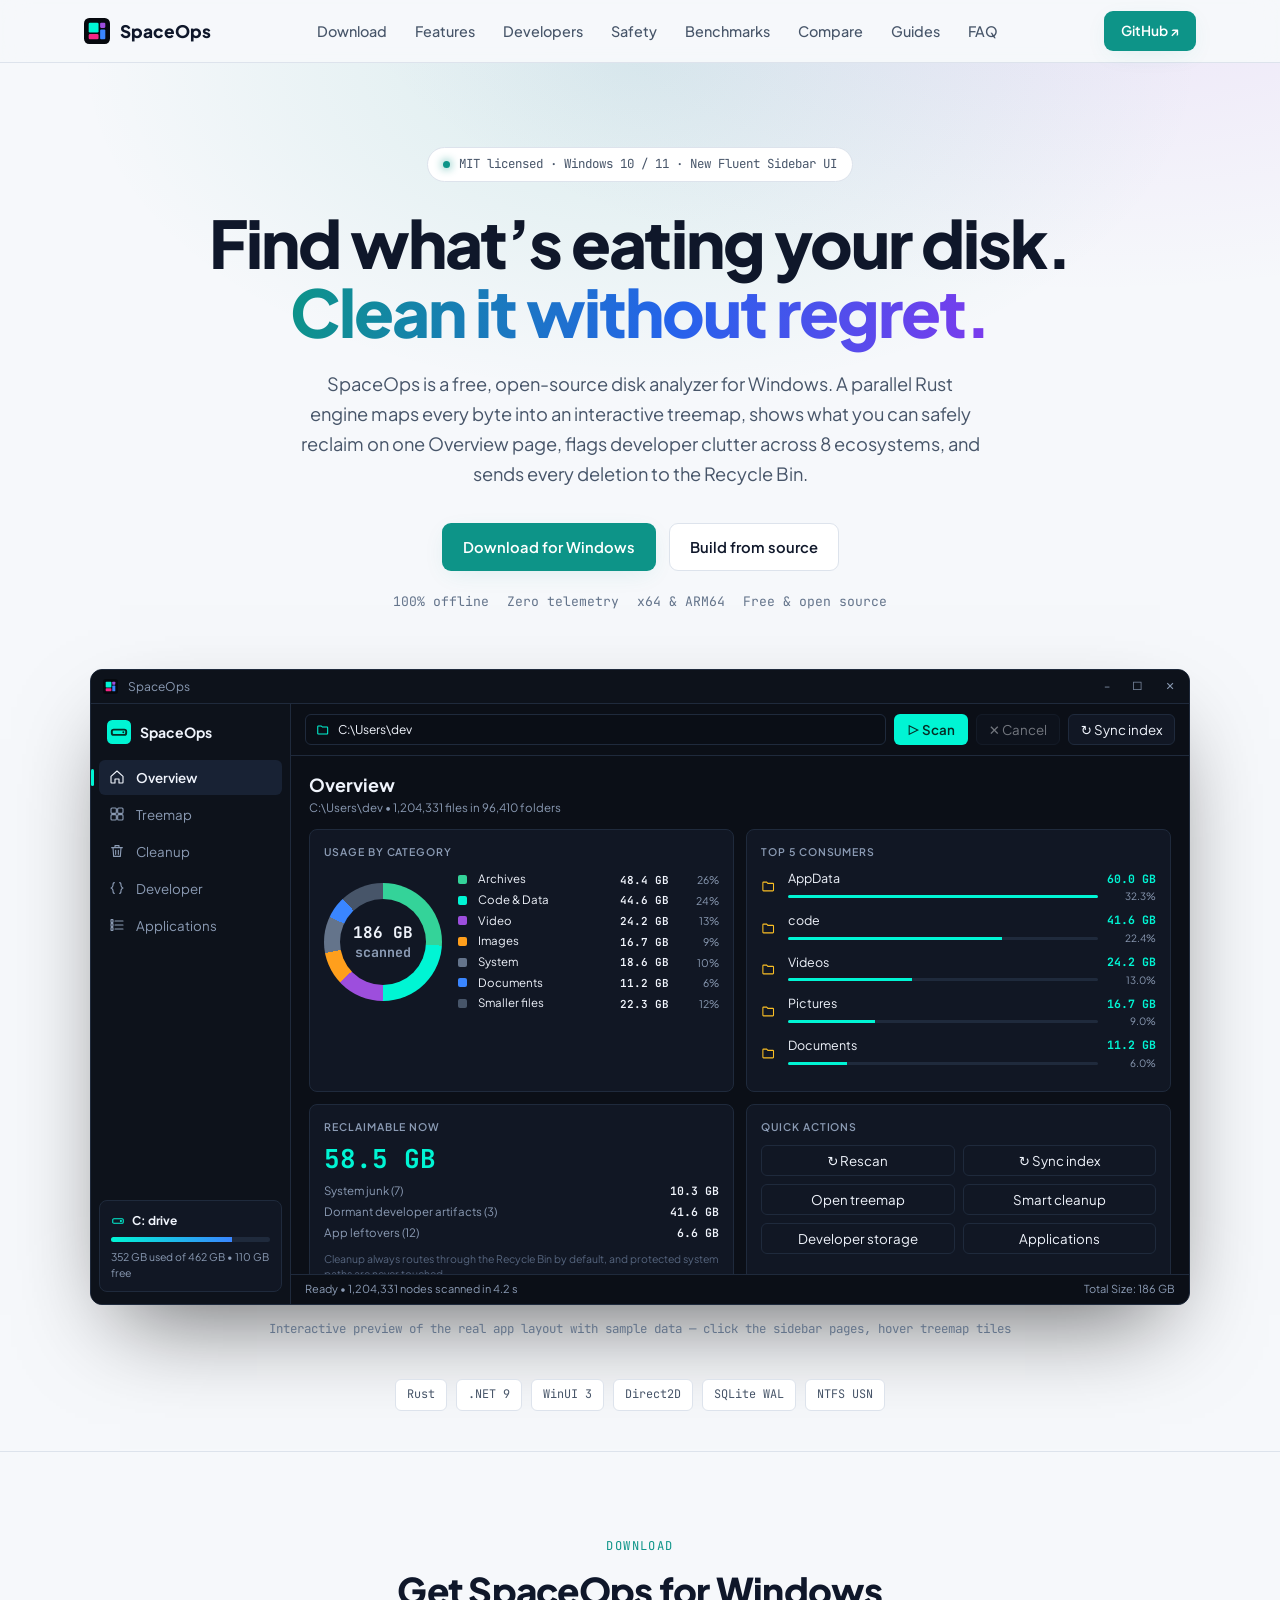
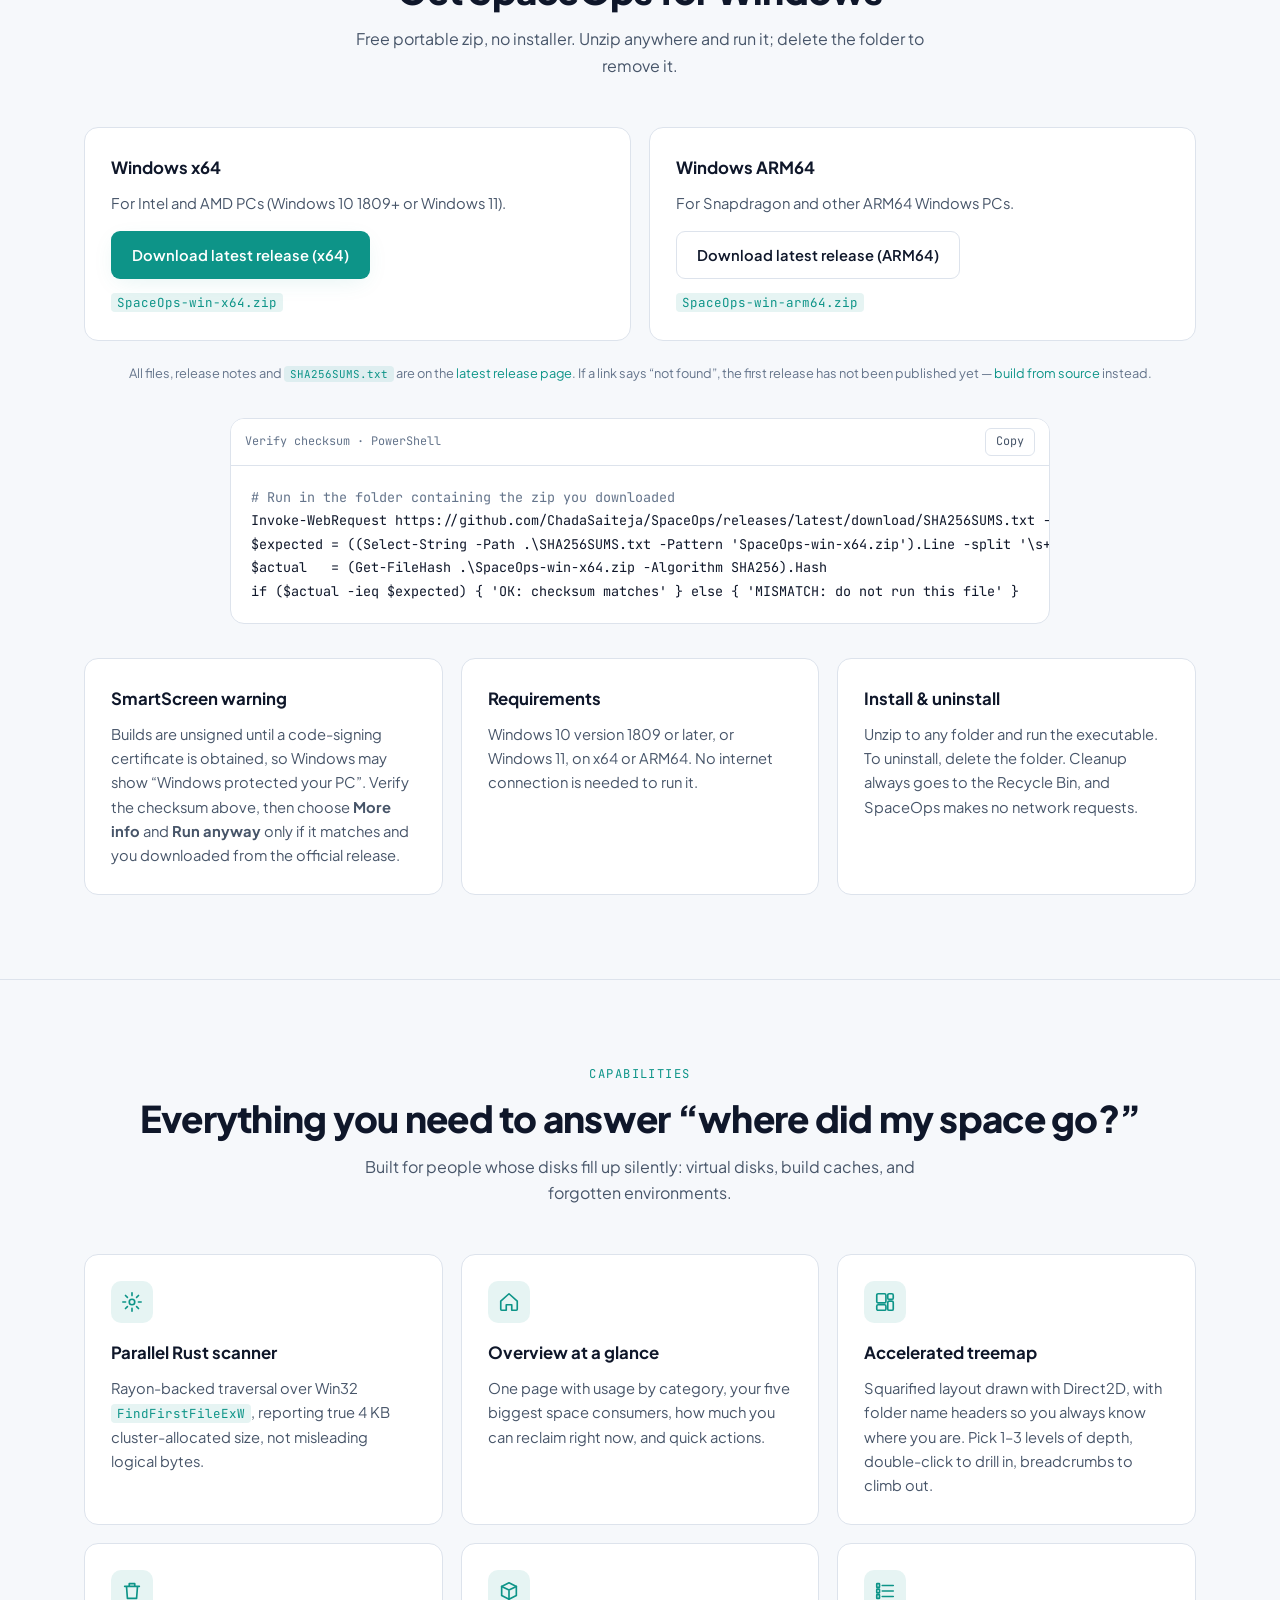
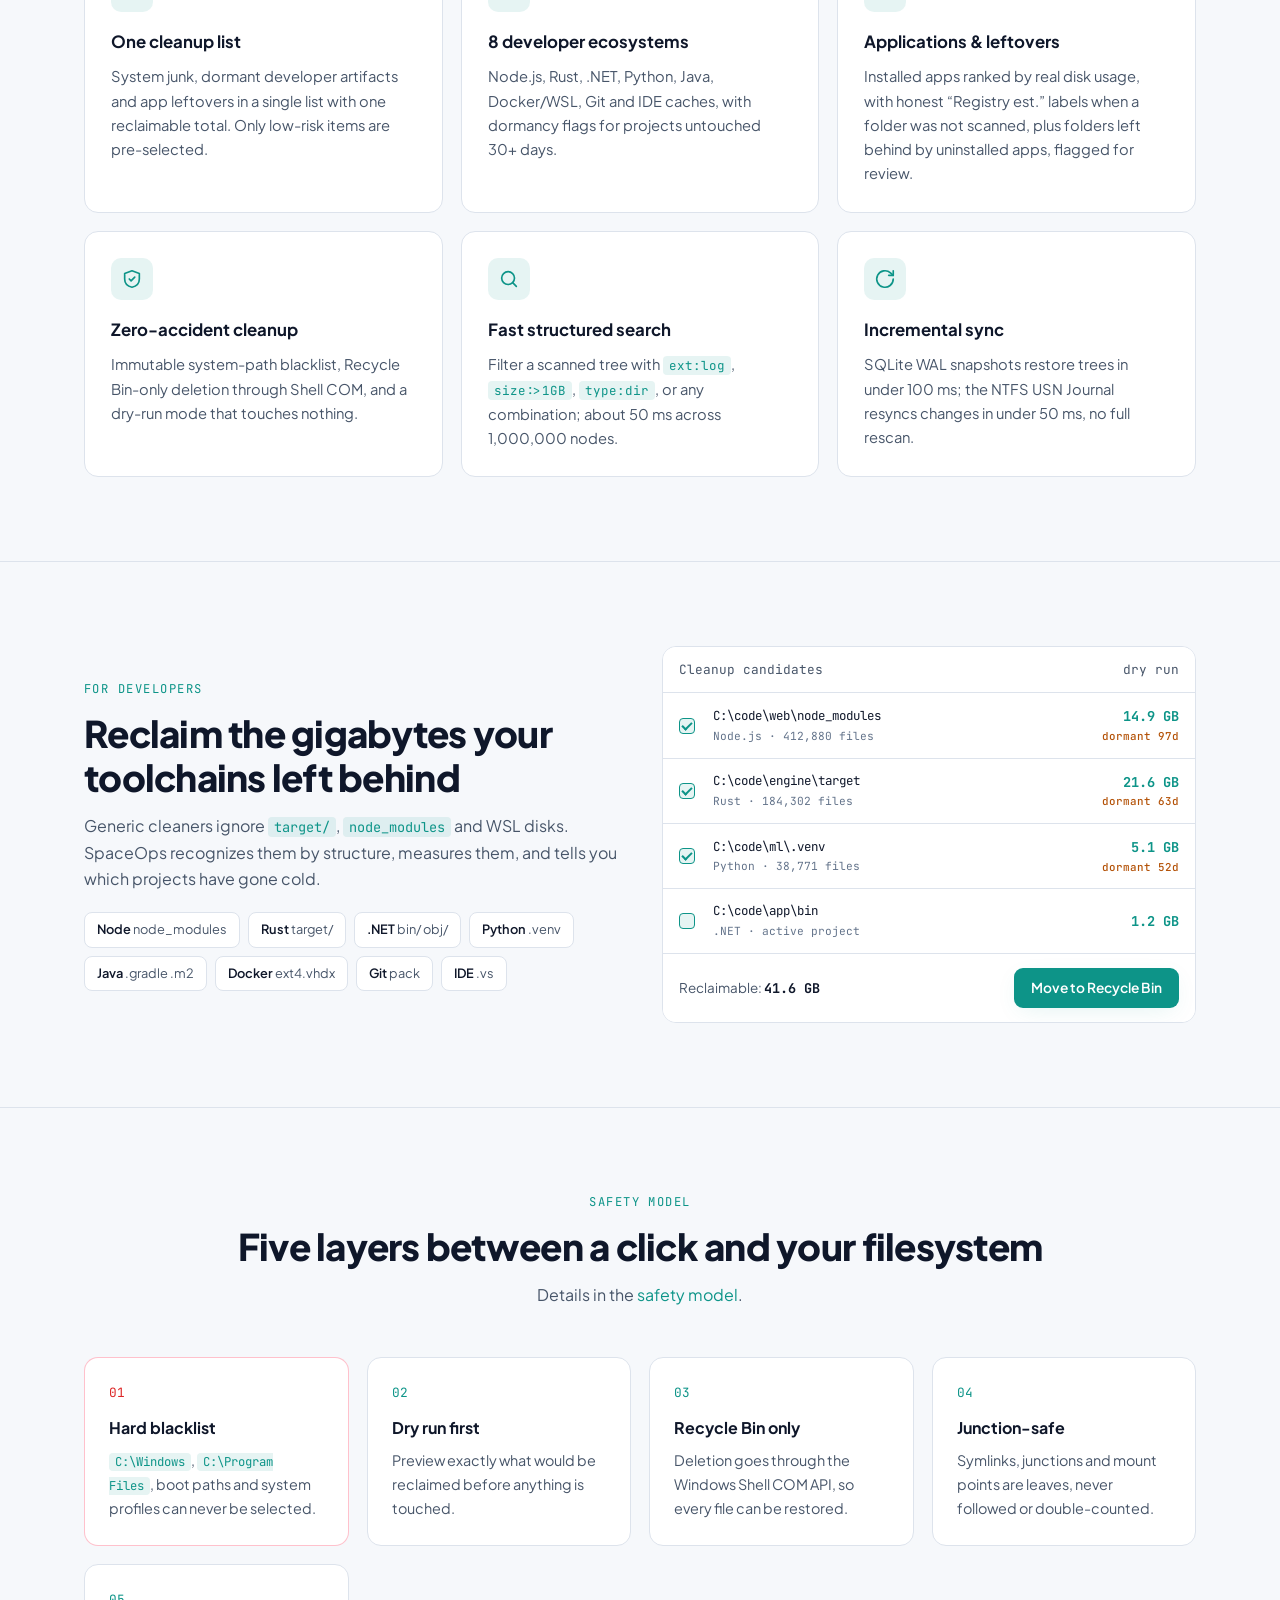
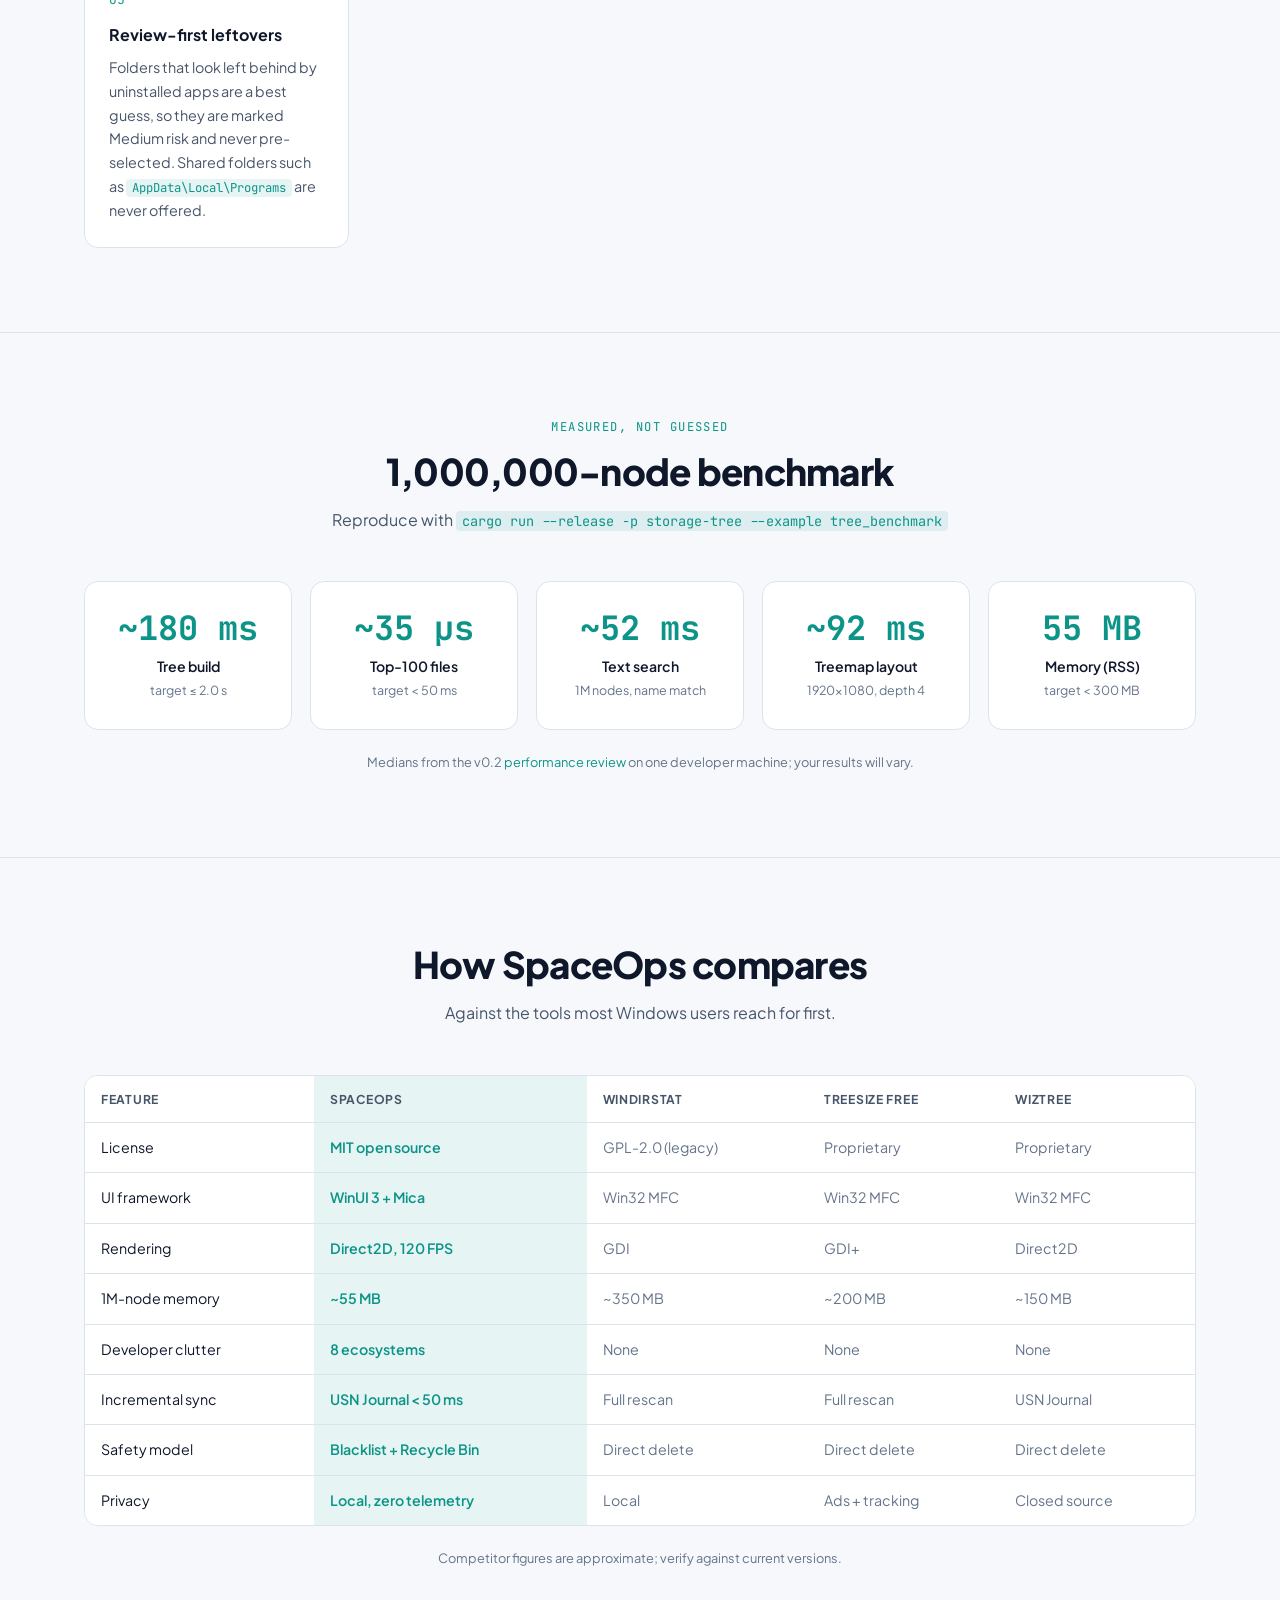
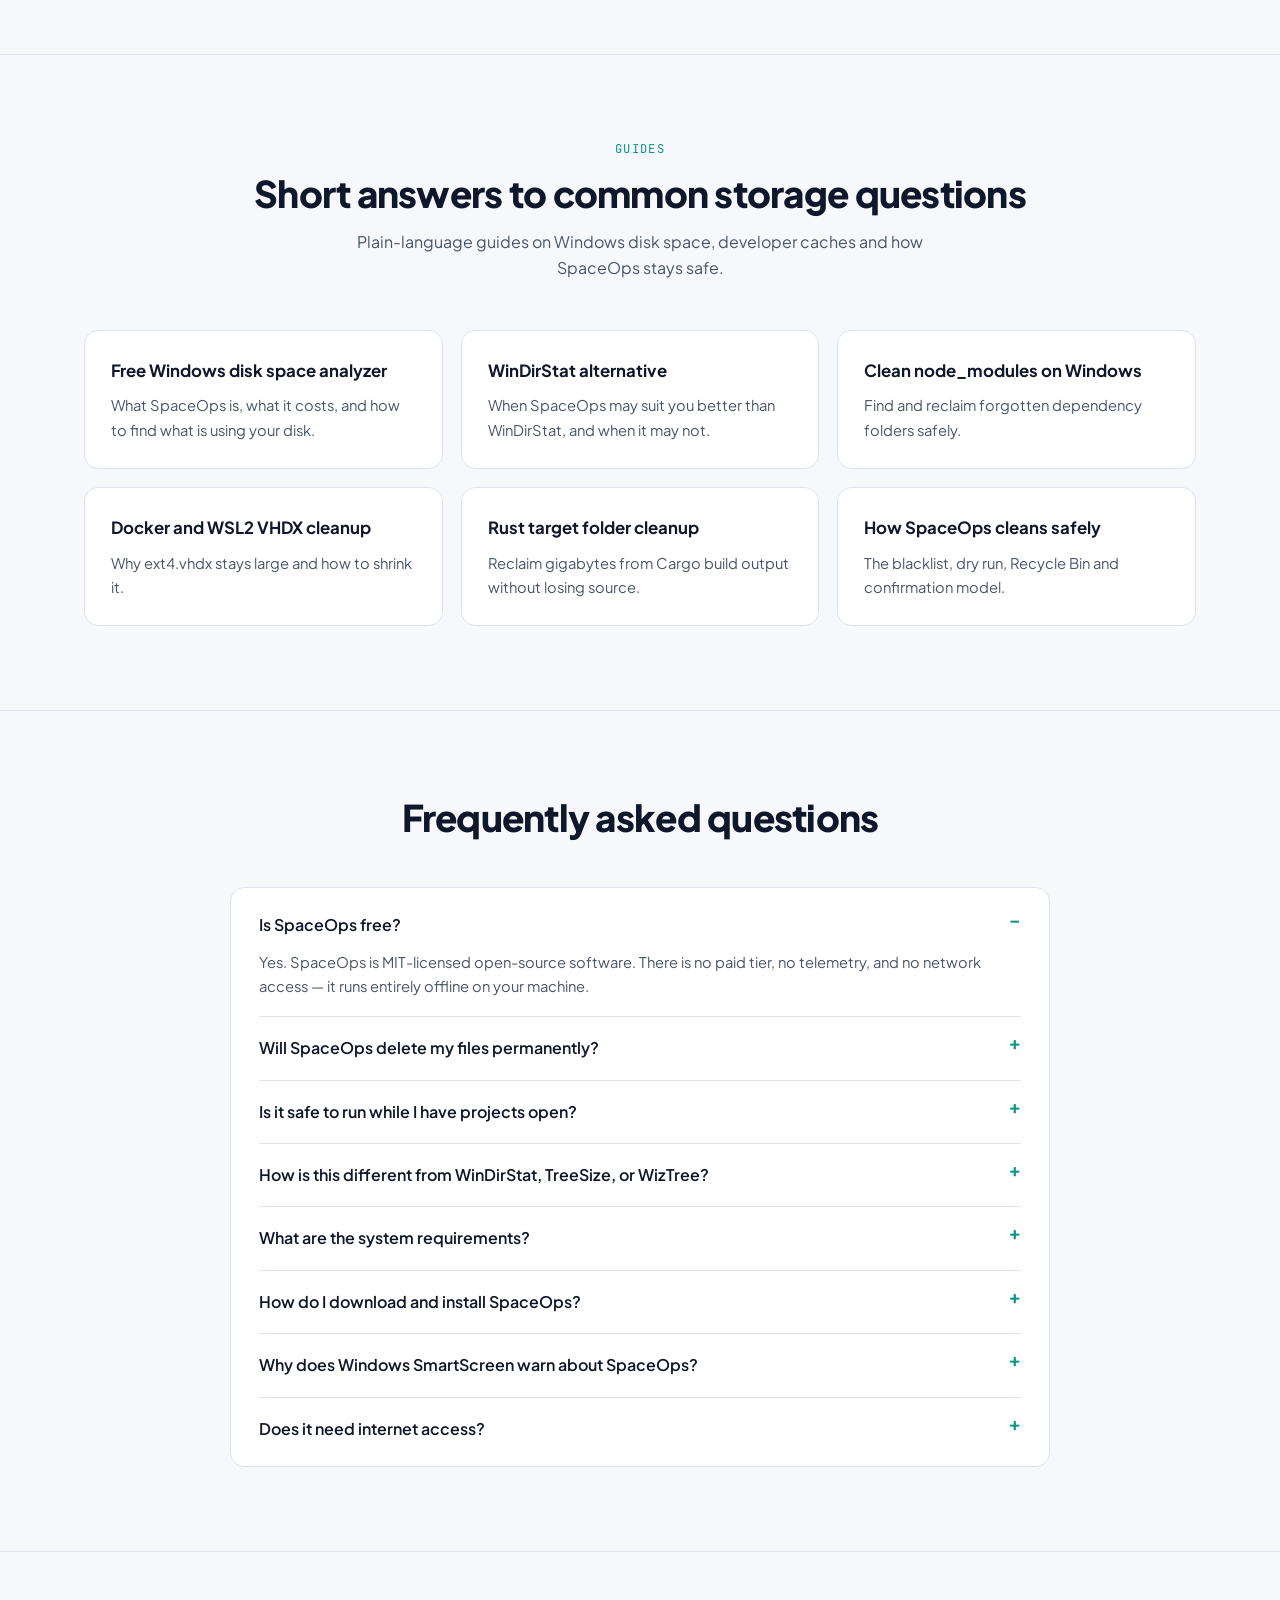
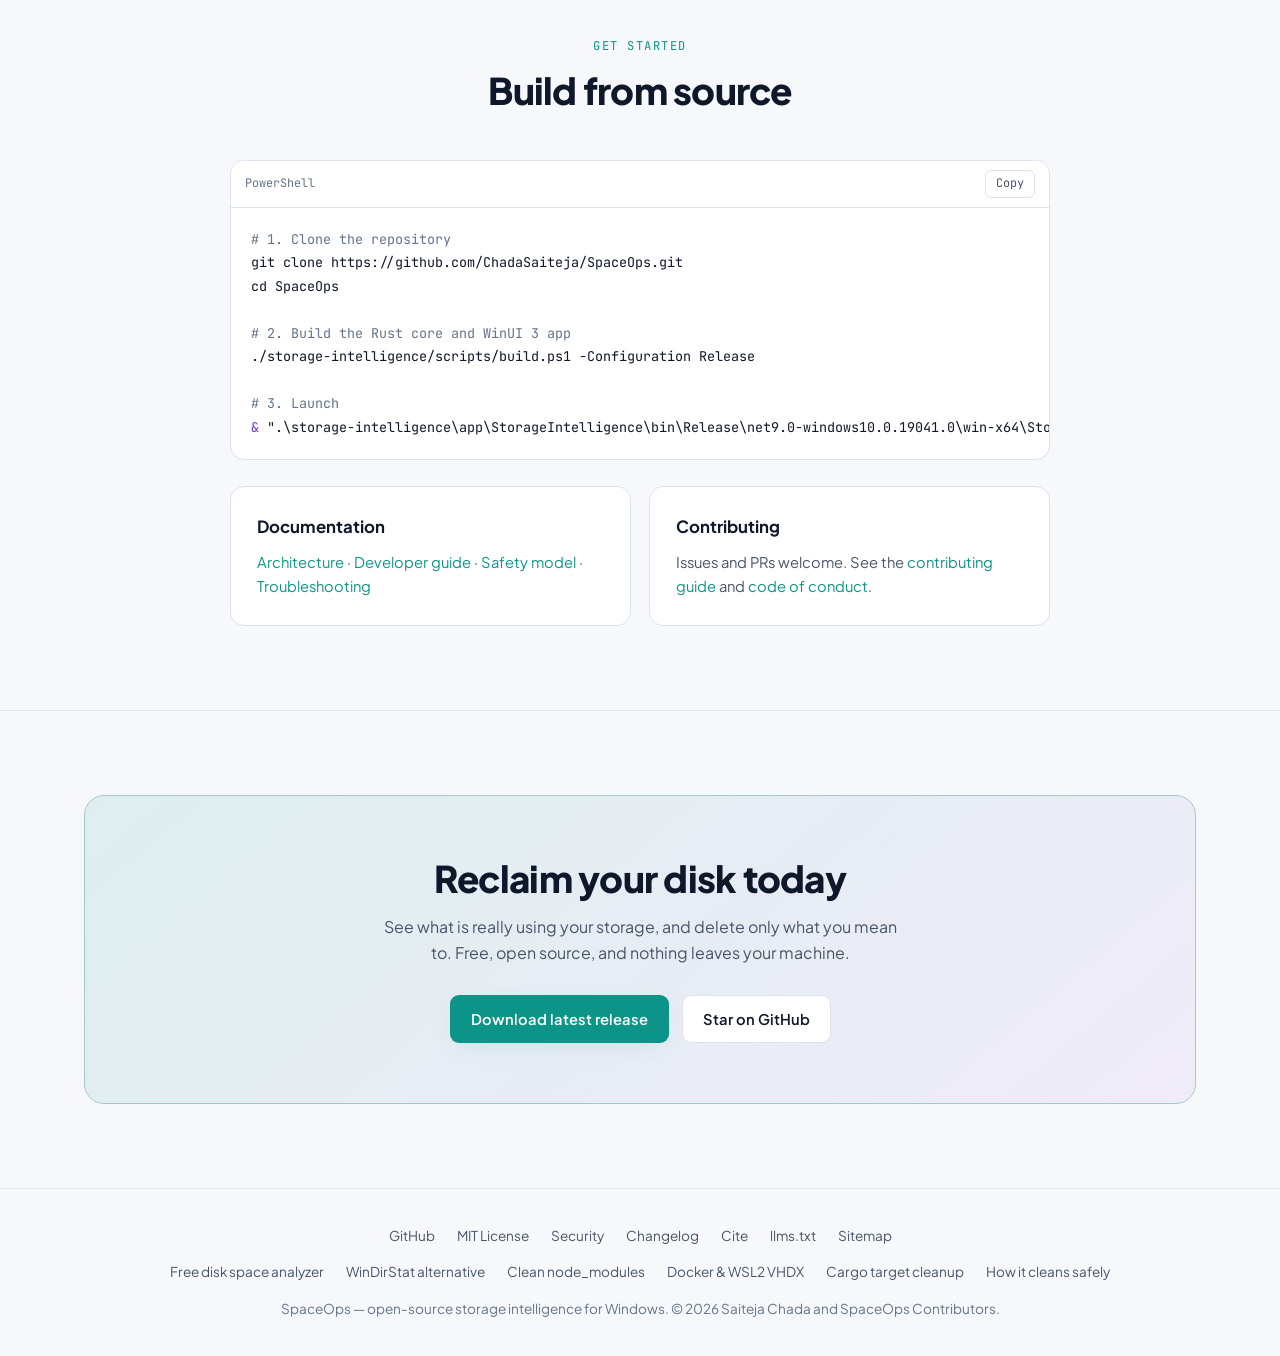
<file: index.html>
<!DOCTYPE html>
<html lang="en">
<head>
<meta charset="UTF-8">
<meta name="viewport" content="width=device-width, initial-scale=1.0">
<title>SpaceOps &mdash; Open-Source Disk Analyzer &amp; Storage Cleaner for Windows</title>
<meta name="description" content="SpaceOps is a free, open-source disk analyzer for Windows 10 and 11. Visualize disk usage with a Rust-powered treemap, detect developer clutter across 8 ecosystems, and clean safely through the Recycle Bin. MIT licensed.">
<meta name="keywords" content="disk analyzer windows, storage analyzer, disk cleaner windows 11, find large files windows, free space windows, treemap disk usage, node_modules cleanup, docker vhdx cleanup, rust storage scanner, winui3 app, ntfs usn journal">
<meta name="author" content="Saiteja Chada">
<meta name="robots" content="index, follow">
<meta name="theme-color" content="#06090e">
<link rel="canonical" href="https://chadasaiteja.github.io/SpaceOps/">

<meta property="og:type" content="website">
<meta property="og:site_name" content="SpaceOps">
<meta property="og:title" content="SpaceOps &mdash; Open-Source Disk Analyzer for Windows">
<meta property="og:description" content="Understand your storage. Clean it safely. A Rust-powered disk analyzer with a Direct2D treemap and Recycle Bin-routed cleanup.">
<meta property="og:url" content="https://chadasaiteja.github.io/SpaceOps/">
<meta property="og:locale" content="en_US">
<meta property="og:image" content="https://chadasaiteja.github.io/SpaceOps/og-image.png">
<meta property="og:image:type" content="image/png">
<meta property="og:image:width" content="1200">
<meta property="og:image:height" content="630">
<meta property="og:image:alt" content="SpaceOps logo, a four-tile treemap, with the text: Open-source disk analyzer for Windows">
<meta name="twitter:card" content="summary_large_image">
<meta name="twitter:title" content="SpaceOps &mdash; Open-Source Disk Analyzer for Windows">
<meta name="twitter:description" content="Understand your storage. Clean it safely.">
<meta name="twitter:image" content="https://chadasaiteja.github.io/SpaceOps/og-image.png">
<meta name="twitter:image:alt" content="SpaceOps logo, a four-tile treemap, with the text: Open-source disk analyzer for Windows">

<link rel="icon" href="favicon.ico" sizes="any">
<link rel="icon" type="image/svg+xml" href="favicon.svg">
<link rel="icon" type="image/png" sizes="32x32" href="favicon-32.png">
<link rel="icon" type="image/png" sizes="16x16" href="favicon-16.png">
<link rel="apple-touch-icon" href="apple-touch-icon.png">
<link rel="manifest" href="site.webmanifest">

<script type="application/ld+json">
{
  "@context": "https://schema.org",
  "@type": "SoftwareApplication",
  "name": "SpaceOps",
  "applicationCategory": "SystemApplication",
  "operatingSystem": "Windows 10, Windows 11",
  "description": "Open-source storage intelligence application for Windows. Scans drives with a parallel Rust engine, renders disk usage as a hardware-accelerated squarified treemap, detects developer build artifacts across 8 ecosystems, and routes all deletions through the Windows Recycle Bin.",
  "url": "https://github.com/ChadaSaiteja/SpaceOps",
  "downloadUrl": "https://github.com/ChadaSaiteja/SpaceOps/releases/latest",
  "installUrl": "https://github.com/ChadaSaiteja/SpaceOps/releases/latest",
  "isAccessibleForFree": true,
  "image": "https://chadasaiteja.github.io/SpaceOps/og-image.png",
  "codeRepository": "https://github.com/ChadaSaiteja/SpaceOps",
  "license": "https://opensource.org/licenses/MIT",
  "author": { "@id": "https://chadasaiteja.github.io/SpaceOps/#author" },
  "publisher": { "@id": "https://chadasaiteja.github.io/SpaceOps/#author" },
  "keywords": "disk analyzer, storage analyzer, disk cleaner, Windows, treemap, filesystem, Rust, WinUI 3, developer tools",
  "softwareVersion": "0.2.0",
  "datePublished": "2026-10-23",
  "featureList": [
    "Parallel Rust filesystem scanner with cluster-allocated sizing",
    "Hardware-accelerated Direct2D squarified treemap",
    "Developer clutter detection across 8 ecosystems",
    "Recycle Bin-routed cleanup via Windows Shell COM",
    "Overview page with usage by category, top consumers and reclaimable total",
    "Unified cleanup list across system junk, developer artifacts and app leftovers",
    "Installed applications ranked by disk usage, with leftover detection",
    "Structured in-memory search with ext:, size: and type: filters",
    "SQLite WAL persistence with NTFS USN Journal incremental sync"
  ],
  "offers": { "@type": "Offer", "price": "0", "priceCurrency": "USD" },
  "softwareRequirements": "Windows 10 version 1809 or later; .NET 9 SDK and Rust 1.75+ required only for building from source"
}
</script>
<script type="application/ld+json">
{
  "@context": "https://schema.org",
  "@graph": [
    {
      "@type": "Person",
      "@id": "https://chadasaiteja.github.io/SpaceOps/#author",
      "name": "Saiteja Chada",
      "url": "https://github.com/ChadaSaiteja",
      "sameAs": ["https://github.com/ChadaSaiteja"]
    },
    {
      "@type": "WebSite",
      "@id": "https://chadasaiteja.github.io/SpaceOps/#website",
      "name": "SpaceOps",
      "url": "https://chadasaiteja.github.io/SpaceOps/",
      "description": "Project website for SpaceOps, a free, open-source disk analyzer and storage cleaner for Windows.",
      "inLanguage": "en",
      "publisher": { "@id": "https://chadasaiteja.github.io/SpaceOps/#author" }
    }
  ]
}
</script>
<script type="application/ld+json">
{
  "@context": "https://schema.org",
  "@type": "FAQPage",
  "mainEntity": [
    {
      "@type": "Question",
      "name": "Is SpaceOps free?",
      "acceptedAnswer": { "@type": "Answer", "text": "Yes. SpaceOps is MIT-licensed open-source software with no paid tier, no telemetry, and no network access. It runs entirely offline." }
    },
    {
      "@type": "Question",
      "name": "Will SpaceOps delete my files permanently?",
      "acceptedAnswer": { "@type": "Answer", "text": "No. Every deletion routes through the Windows Shell COM API to the Recycle Bin so files can be restored. System paths like C:\\Windows, C:\\Program Files, and boot manager directories are hard-blocked and cannot be removed even in execution mode. A dry-run mode reports reclaimable space without touching the filesystem." }
    },
    {
      "@type": "Question",
      "name": "How is SpaceOps different from WinDirStat, TreeSize, or WizTree?",
      "acceptedAnswer": { "@type": "Answer", "text": "SpaceOps is free and open source, uses a hardware-accelerated Direct2D treemap instead of GDI rendering, holds a 1M-node tree in roughly 55 MB of RAM, detects developer clutter across 8 ecosystems that competitor tools ignore, and supports incremental resync via the NTFS USN Journal instead of a full rescan." }
    },
    {
      "@type": "Question",
      "name": "What are the system requirements?",
      "acceptedAnswer": { "@type": "Answer", "text": "Windows 10 version 1809 or later, or Windows 11, on x64 or ARM64. Building from source additionally requires the .NET 9 SDK, Rust 1.75 or newer, and Visual Studio 2022 Build Tools with the Desktop C++ workload." }
    },
    {
      "@type": "Question",
      "name": "How do I download and install SpaceOps?",
      "acceptedAnswer": { "@type": "Answer", "text": "Download SpaceOps-win-x64.zip (or SpaceOps-win-arm64.zip on ARM64 PCs) from the latest GitHub release, optionally verify it against SHA256SUMS.txt with Get-FileHash, unzip it anywhere, and run the app. There is no installer; delete the folder to uninstall. If no release is published yet, build from source." }
    },
    {
      "@type": "Question",
      "name": "Why does Windows SmartScreen warn about SpaceOps?",
      "acceptedAnswer": { "@type": "Answer", "text": "Release builds are unsigned until a code-signing certificate is obtained, so SmartScreen may show an unrecognized-app warning. Verify the SHA-256 checksum against SHA256SUMS.txt, then choose More info and Run anyway only if it matches and you downloaded from the official GitHub release." }
    },
    {
      "@type": "Question",
      "name": "Does SpaceOps need internet access?",
      "acceptedAnswer": { "@type": "Answer", "text": "No. SpaceOps is 100% local with zero telemetry and makes no network requests once built." }
    }
  ]
}
</script>

<link rel="preconnect" href="https://fonts.googleapis.com">
<link rel="preconnect" href="https://fonts.gstatic.com" crossorigin>
<link href="https://fonts.googleapis.com/css2?family=Plus+Jakarta+Sans:wght@400;500;600;700;800&family=JetBrains+Mono:wght@400;500;700&display=swap" rel="stylesheet">
<style>
  :root{
    --bg:#06090e; --surface:#0b0f17; --card:#111724; --card-hover:#172033; --border:#1c2638;
    --accent:#00f5d4; --accent-dim:rgba(0,245,212,.12); --on-accent:#052e25;
    --purple:#9d4edd; --pink:#f72585; --blue:#3a86ff; --amber:#ffb703; --danger:#ff4d6d;
    --text:#f0f4fc; --sub:#9aa9c2; --muted:#6b7b96; --glow:rgba(0,245,212,.14);
    --font-ui:'Plus Jakarta Sans',system-ui,-apple-system,sans-serif;
    --font-mono:'JetBrains Mono',Consolas,monospace; --max:1160px;
  }
  @media (prefers-color-scheme: light){
    :root{--bg:#f6f8fb; --surface:#fff; --card:#fff; --card-hover:#f1f5f9; --border:#dde3ec;
      --accent:#0d9488; --accent-dim:rgba(13,148,136,.1); --on-accent:#fff; --purple:#7c3aed; --pink:#db2777;
      --blue:#2563eb; --amber:#b45309; --danger:#dc2626; --text:#0f172a; --sub:#475569; --muted:#64748b; --glow:rgba(13,148,136,.12)}
  }
  *{box-sizing:border-box;margin:0;padding:0}
  html{scroll-behavior:smooth;scroll-padding-top:72px}
  body{background:var(--bg);color:var(--text);font-family:var(--font-ui);line-height:1.65;-webkit-font-smoothing:antialiased}
  a{color:var(--accent);text-decoration:none} a:hover{text-decoration:underline}
  :focus-visible{outline:2px solid var(--accent);outline-offset:3px;border-radius:4px}
  .wrap{max-width:var(--max);margin:0 auto;padding:0 24px}
  code{font-family:var(--font-mono);font-size:.85em;color:var(--accent);background:var(--accent-dim);padding:1px 6px;border-radius:4px}
  .skip{position:absolute;left:-999px;top:8px;background:var(--accent);color:var(--on-accent);padding:8px 14px;border-radius:6px;z-index:100}
  .skip:focus{left:8px}

  header{position:sticky;top:0;z-index:50;background:color-mix(in srgb,var(--bg) 82%,transparent);backdrop-filter:blur(14px);border-bottom:1px solid var(--border)}
  .nav{display:flex;align-items:center;justify-content:space-between;height:62px}
  .logo{display:flex;align-items:center;gap:10px;font-weight:800;font-size:1.08rem;color:var(--text)}
  .logo svg{width:26px;height:26px}
  .nav ul{display:flex;gap:28px;list-style:none}
  .nav ul a{color:var(--sub);font-size:.9rem;font-weight:500}
  .nav ul a:hover{color:var(--text);text-decoration:none}
  .btn{display:inline-flex;align-items:center;gap:8px;padding:11px 20px;border-radius:9px;font-weight:600;font-size:.92rem;border:1px solid transparent;transition:transform .18s,filter .18s,border-color .18s;cursor:pointer;font-family:inherit}
  .btn-primary{background:var(--accent);color:var(--on-accent);box-shadow:0 6px 24px -6px var(--glow)}
  .btn-primary:hover{filter:brightness(1.08);text-decoration:none;transform:translateY(-1px)}
  .btn-ghost{border-color:var(--border);color:var(--text);background:var(--card)}
  .btn-ghost:hover{border-color:var(--accent);text-decoration:none}
  .btn-sm{padding:8px 16px;font-size:.86rem}

  .hero{padding:84px 0 40px;position:relative;overflow:hidden;border-top:none}
  .hero::before{content:"";position:absolute;inset:-260px 0 auto;height:640px;background:radial-gradient(ellipse at 50% 40%,var(--glow),transparent 62%),radial-gradient(ellipse at 85% 20%,rgba(157,78,221,.12),transparent 50%);pointer-events:none}
  .hero-in{position:relative;text-align:center}
  .badge{display:inline-flex;align-items:center;gap:9px;padding:6px 15px;border:1px solid var(--border);border-radius:999px;background:var(--card);color:var(--sub);font-size:.78rem;font-family:var(--font-mono);margin-bottom:26px}
  .badge i{width:7px;height:7px;border-radius:50%;background:var(--accent);box-shadow:0 0 10px var(--accent)}
  h1{font-size:clamp(2.3rem,6vw,4.1rem);font-weight:800;letter-spacing:-.03em;line-height:1.06;margin-bottom:22px}
  .grad{background:linear-gradient(100deg,var(--accent),var(--blue) 55%,var(--purple));-webkit-background-clip:text;background-clip:text;color:transparent}
  .lede{font-size:1.14rem;color:var(--sub);max-width:680px;margin:0 auto 34px}
  .cta{display:flex;gap:13px;justify-content:center;flex-wrap:wrap}
  .meta-line{margin-top:20px;color:var(--muted);font-size:.82rem;font-family:var(--font-mono);display:flex;gap:18px;justify-content:center;flex-wrap:wrap}

  /* ---- App preview: a faithful replica of the WinUI app (Fluent Sidebar, dark theme from Styles/Theme.xaml) ---- */
  .ax{--a-bg:#0b0f17;--a-surface:#0d121b;--a-card:#111724;--a-field:#0a0e16;--a-tm:#080b12;--a-border:#1f2a3c;--a-hover:#141c2a;--a-on:#182234;
    --a-text:#f0f4fc;--a-sub:#8b9bb4;--a-muted:#56657e;--a-accent:#00f5d4;--a-accent2:#3a86ff;--a-onacc:#052e25;--a-green:#34d399;--a-amber:#fbbf24;--a-orange:#ff9f1c;--a-red:#fb7185;
    margin:56px auto 0;max-width:1100px;background:var(--a-bg);color:var(--a-text);border:1px solid var(--a-border);border-radius:12px;overflow:hidden;
    box-shadow:0 40px 90px -30px rgba(0,0,0,.6);text-align:left;font-size:12.5px;line-height:1.45;font-family:'Segoe UI Variable','Segoe UI',var(--font-ui)}
  .ax *{box-sizing:border-box}
  .ax-title{display:flex;align-items:center;gap:10px;height:34px;padding:0 12px;background:#0d121b;border-bottom:1px solid var(--a-border);color:var(--a-sub);font-size:12px}
  .ax-title svg{width:15px;height:15px}
  .ax-title .wc{margin-left:auto;display:flex;gap:20px;letter-spacing:.2em;font-size:11px}
  .ax-body{display:flex;height:600px}
  .ax-side{width:200px;flex-shrink:0;background:var(--a-surface);border-right:1px solid var(--a-border);padding:12px 8px;display:flex;flex-direction:column;gap:4px}
  .ax-brand{display:flex;align-items:center;gap:9px;font-weight:700;font-size:14px;padding:4px 8px 12px}
  .ax-brand svg{width:24px;height:24px}
  .ax-nav{display:flex;flex-direction:column;gap:2px}
  .ax-nav button{display:flex;align-items:center;gap:11px;width:100%;background:none;border:0;color:var(--a-sub);font:500 12.5px inherit;font-family:inherit;padding:9px 10px;border-radius:6px;cursor:pointer;position:relative;text-align:left}
  .ax-nav button svg{width:16px;height:16px;flex-shrink:0;stroke:currentColor;fill:none;stroke-width:1.7;stroke-linecap:round;stroke-linejoin:round}
  .ax-nav button:hover{background:var(--a-hover);color:var(--a-text)}
  .ax-nav button[aria-pressed="true"]{background:var(--a-on);color:var(--a-text);font-weight:600}
  .ax-nav button[aria-pressed="true"]::before{content:"";position:absolute;left:-8px;top:9px;bottom:9px;width:3px;border-radius:2px;background:var(--a-accent)}
  .ax-drive{margin-top:auto;background:var(--a-card);border:1px solid var(--a-border);border-radius:8px;padding:11px}
  .ax-drive b{font-size:12px;display:flex;gap:7px;align-items:center}
  .ax-drive small{display:block;color:var(--a-sub);font-size:10.5px;margin-top:7px}
  .ax-main{flex:1;min-width:0;display:flex;flex-direction:column}
  .ax-hdr{display:flex;gap:8px;align-items:center;padding:10px 14px;border-bottom:1px solid var(--a-border)}
  .ax-path{flex:1;min-width:0;display:flex;align-items:center;gap:8px;background:var(--a-field);border:1px solid var(--a-border);border-radius:6px;padding:6px 10px;font-size:12px;white-space:nowrap;overflow:hidden}
  .ax-path svg{width:14px;height:14px;stroke:var(--a-accent);fill:none;stroke-width:1.8;flex-shrink:0}
  .ax-btn{display:inline-flex;align-items:center;gap:6px;background:var(--a-card);border:1px solid var(--a-border);color:var(--a-text);border-radius:6px;padding:6px 12px;font:500 12px inherit;font-family:inherit;cursor:pointer;white-space:nowrap}
  .ax-btn:hover{border-color:var(--a-accent)}
  .ax-btn.pri{background:var(--a-accent);color:var(--a-onacc);border-color:transparent;font-weight:600}
  .ax-btn[disabled]{opacity:.45;cursor:default;border-color:var(--a-border)}
  .ax-page{flex:1;min-height:0;overflow:auto;padding:16px 18px}
  .ax-page[hidden]{display:none}
  .ax-status{height:30px;flex-shrink:0;display:flex;align-items:center;gap:12px;padding:0 14px;border-top:1px solid var(--a-border);color:var(--a-sub);font-size:11px}
  .ax-status .sp{flex:1}
  .ax-prog{width:120px;height:4px;border-radius:2px;background:var(--a-border);overflow:hidden;display:none}
  .ax-prog i{display:block;height:100%;width:0;background:var(--a-accent)}
  .ax-prog.run{display:block}.ax-prog.run i{animation:axscan 1.6s ease-out forwards}
  @keyframes axscan{to{width:100%}}
  .ax h3.pt{font-size:18px;font-weight:700;margin:0 0 2px;display:flex;align-items:center;gap:9px}
  .ax h3.pt svg{width:18px;height:18px;fill:none;stroke-width:1.8;stroke-linecap:round;stroke-linejoin:round}
  .ax .cap{color:var(--a-sub);font-size:11.5px;margin-bottom:12px}
  .ax-card{background:var(--a-card);border:1px solid var(--a-border);border-radius:8px;padding:14px}
  .ax-sec{font-size:10.5px;letter-spacing:.09em;color:var(--a-sub);font-weight:600;margin-bottom:10px}
  .ax-grid2{display:grid;grid-template-columns:1fr 1fr;gap:12px}
  .ax-donut{width:118px;height:118px;border-radius:50%;flex-shrink:0;position:relative;display:grid;place-items:center}
  .ax-donut::after{content:"";position:absolute;inset:16px;border-radius:50%;background:var(--a-card)}
  .ax-donut span{position:relative;z-index:1;text-align:center;font:700 16px var(--font-mono)}
  .ax-donut small{display:block;font:500 9.5px inherit;font-family:inherit;color:var(--a-sub)}
  .ax-kv{display:grid;grid-template-columns:12px 1fr auto 42px;gap:8px;align-items:center;font-size:11.5px;padding:2px 0}
  .ax-kv i{width:9px;height:9px;border-radius:2px;display:block}
  .ax-kv b{font:600 11px var(--font-mono);text-align:right}
  .ax-kv em{font-style:normal;color:var(--a-sub);font-size:10.5px;text-align:right}
  .ax-top{display:grid;grid-template-columns:18px 1fr auto;gap:2px 9px;align-items:center;margin-bottom:7px}
  .ax-top svg{width:15px;height:15px;stroke:var(--a-amber);fill:none;stroke-width:1.7;grid-row:span 2}
  .ax-top b{font:700 11.5px var(--font-mono);color:var(--a-accent);text-align:right}
  .ax-top .tb{height:3px;background:var(--a-border);border-radius:2px;overflow:hidden}
  .ax-top .tb i{display:block;height:100%;background:var(--a-accent)}
  .ax-top small{color:var(--a-sub);font-size:10px;text-align:right}
  .ax-big{font:700 26px var(--font-mono);color:var(--a-accent);line-height:1.1;margin-bottom:8px}
  .ax-line{display:flex;justify-content:space-between;font-size:11.5px;color:var(--a-sub);padding:2px 0}
  .ax-line b{font-family:var(--font-mono);color:var(--a-text);font-weight:600}
  .ax-qa{display:grid;grid-template-columns:1fr 1fr;gap:8px}
  .ax-qa .ax-btn{justify-content:center}
  .ax-tmwrap{display:grid;grid-template-columns:1fr 230px;gap:12px;height:100%}
  .ax-tmleft{display:flex;flex-direction:column;min-width:0;min-height:0}
  .ax-crumb{display:flex;align-items:center;gap:10px;margin-bottom:10px;font-size:12px}
  .ax-crumb .s{margin-left:auto;background:var(--a-field);border:1px solid var(--a-border);border-radius:6px;padding:5px 10px;color:var(--a-muted);min-width:170px;font-size:11.5px}
  .ax-crumb .d{color:var(--a-sub);font-size:11.5px}
  .ax-tm{position:relative;flex:1;min-height:240px;background:var(--a-tm);border:1px solid var(--a-border);border-radius:8px;overflow:hidden}
  .ax-tile{position:absolute;border-radius:6px;overflow:hidden;cursor:pointer;border:1px solid rgba(255,255,255,.15);background-image:linear-gradient(135deg,rgba(255,255,255,.18),rgba(0,0,0,.22))}
  .ax-tile.dir{border-color:rgba(255,255,255,.3)}
  .ax-tile span{position:absolute;left:7px;top:2px;right:6px;font-size:10.5px;font-weight:600;color:#fff;white-space:nowrap;overflow:hidden;text-overflow:ellipsis;text-shadow:0 1px 2px rgba(0,0,0,.6)}
  .ax-tile:hover{filter:brightness(1.15);box-shadow:0 0 0 2px var(--a-accent),0 0 14px rgba(0,245,212,.45);z-index:3}
  .ax-tile.sel{box-shadow:0 0 0 2px var(--a-accent);z-index:2}
  .ax-legend{display:grid;grid-template-columns:1fr 1fr;gap:5px 10px;font-size:11px}
  .ax-legend span{display:flex;align-items:center;gap:7px}.ax-legend i{width:10px;height:10px;border-radius:2px}
  .ax-det .p{font:500 10.5px var(--font-mono);color:var(--a-sub);word-break:break-all;margin:6px 0 10px}
  .ax-det .ax-big{font-size:22px}
  .ax-bar{height:5px;border-radius:3px;background:var(--a-border);overflow:hidden;margin-bottom:10px}
  .ax-bar i{display:block;height:100%;background:linear-gradient(90deg,var(--a-accent),var(--a-accent2));transition:width .2s}
  .ax-pill{display:inline-block;font-size:10px;font-weight:600;padding:1px 7px;border-radius:4px;white-space:nowrap}
  .ax-pill.low,.ax-pill.act{background:rgba(52,211,153,.16);color:var(--a-green)}
  .ax-pill.med,.ax-pill.dorm{background:rgba(251,191,36,.16);color:var(--a-amber)}
  .ax-pill.high{background:rgba(251,113,133,.16);color:var(--a-red)}
  .ax-pill.src{background:rgba(0,245,212,.14);color:var(--a-accent)}
  .ax-pill.lo{background:rgba(255,159,28,.16);color:var(--a-orange)}
  .ax-pill.neu{background:var(--a-on);color:var(--a-sub)}
  .ax-tools{display:flex;gap:8px;align-items:center;margin-bottom:10px;flex-wrap:wrap}
  .ax-tools .f{background:var(--a-field);border:1px solid var(--a-border);border-radius:6px;padding:5px 10px;color:var(--a-muted);min-width:180px;font-size:11.5px}
  .ax-tools .r{margin-left:auto;display:flex;gap:8px}
  .ax-row{display:grid;grid-template-columns:auto 1fr auto auto;gap:12px;align-items:center;background:var(--a-card);border:1px solid var(--a-border);border-radius:8px;padding:10px 12px;margin-bottom:7px}
  .ax-row .ic{width:32px;height:32px;border-radius:7px;display:grid;place-items:center}
  .ax-row .ic svg{width:16px;height:16px;stroke:#0b0f17;fill:none;stroke-width:2}
  .ax-row .n{font-weight:600;font-size:12px;display:flex;gap:7px;align-items:center;flex-wrap:wrap}
  .ax-row .d{color:var(--a-sub);font-size:11px;margin-top:2px}
  .ax-row .m{color:var(--a-muted);font-size:10px;font-family:var(--font-mono);margin-top:1px;white-space:nowrap;overflow:hidden;text-overflow:ellipsis}
  .ax-row .z{text-align:right;font:700 13px var(--font-mono);color:var(--a-accent)}
  .ax-row .z small{display:block;font:400 10px inherit;font-family:inherit;color:var(--a-sub)}
  .ax-row .acts{display:flex;gap:6px}
  .ax-ck{width:18px;height:18px;border-radius:4px;border:1.5px solid var(--a-sub);background:none;cursor:pointer;padding:0;display:grid;place-items:center}
  .ax-ck[aria-checked="true"]{background:var(--a-accent2);border-color:var(--a-accent2)}
  .ax-ck[aria-checked="true"]::after{content:"";width:4px;height:8px;border:solid #fff;border-width:0 2px 2px 0;transform:rotate(45deg) translate(-1px,-1px)}
  .ax-sum{display:flex;align-items:center;gap:12px;margin-bottom:10px}
  .ax-sum .t{font-size:15px;font-weight:700;color:var(--a-accent)}
  .ax-sum .b{color:var(--a-sub);font-size:11px}
  .ax-opts{display:flex;flex-direction:column;gap:6px;margin-top:8px;font-size:12px}
  .ax-opts label{display:flex;gap:9px;align-items:center;cursor:pointer}
  .ax-foot{display:flex;justify-content:space-between;align-items:center;margin-top:10px;color:var(--a-sub);font-size:11px;gap:10px}
  .ax-toast{position:sticky;bottom:0;margin-top:8px;background:var(--a-on);border:1px solid var(--a-border);border-radius:6px;padding:7px 10px;font-size:11px;color:var(--a-text);display:none}
  .ax-toast.on{display:block}
  .hint{text-align:center;color:var(--muted);font-size:.78rem;margin-top:14px;font-family:var(--font-mono)}
  @media(max-width:860px){
    .ax-body{flex-direction:column;height:auto}
    .ax-side{width:auto;flex-direction:row;align-items:center;border-right:0;border-bottom:1px solid var(--a-border);overflow-x:auto;padding:6px}
    .ax-brand,.ax-drive{display:none}
    .ax-nav{flex-direction:row}.ax-nav button{padding:8px 10px}
    .ax-nav button[aria-pressed="true"]::before{left:10px;right:10px;top:auto;bottom:0;width:auto;height:3px}
    .ax-page{max-height:none;overflow:visible}
    .ax-grid2,.ax-tmwrap{grid-template-columns:1fr}.ax-tm{min-height:280px}
    .ax-hdr .opt{display:none}.ax-row{grid-template-columns:auto 1fr auto}.ax-row .acts{display:none}
  }
  .chips{display:flex;gap:9px;justify-content:center;flex-wrap:wrap;margin-top:40px}
  .chip{font-family:var(--font-mono);font-size:.74rem;color:var(--sub);border:1px solid var(--border);background:var(--surface);border-radius:6px;padding:5px 11px}

  section{padding:84px 0;border-top:1px solid var(--border)}
  .sec-head{text-align:center;margin-bottom:48px}
  .eyebrow{font-family:var(--font-mono);font-size:.76rem;color:var(--accent);letter-spacing:.12em;text-transform:uppercase;margin-bottom:12px}
  h2{font-size:clamp(1.65rem,3.6vw,2.3rem);font-weight:800;letter-spacing:-.02em;margin-bottom:14px;line-height:1.2}
  .sec-sub{color:var(--sub);max-width:620px;margin:0 auto}
  .grid{display:grid;gap:18px}
  .g3{grid-template-columns:repeat(auto-fit,minmax(300px,1fr))}
  .g2{grid-template-columns:repeat(auto-fit,minmax(340px,1fr))}
  .card{background:var(--card);border:1px solid var(--border);border-radius:14px;padding:26px;transition:border-color .18s,background .18s,transform .18s}
  .card:hover{border-color:color-mix(in srgb,var(--accent) 45%,var(--border));background:var(--card-hover);transform:translateY(-2px)}
  .ico{width:42px;height:42px;border-radius:10px;display:grid;place-items:center;margin-bottom:16px;background:var(--accent-dim);color:var(--accent)}
  .ico svg{width:22px;height:22px;stroke:currentColor;fill:none;stroke-width:1.8;stroke-linecap:round;stroke-linejoin:round}
  .card h3{font-size:1.05rem;font-weight:700;margin-bottom:9px}
  .card p{color:var(--sub);font-size:.92rem}

  .split{display:grid;grid-template-columns:1fr 1fr;gap:44px;align-items:center}
  .split h2{text-align:left}
  .split p.sec-sub{margin:0 0 20px;text-align:left}
  .eco{display:flex;flex-wrap:wrap;gap:8px}
  .eco span{font-size:.8rem;border:1px solid var(--border);background:var(--card);padding:6px 12px;border-radius:8px;color:var(--sub)}
  .eco span b{color:var(--text);font-weight:600}
  .panel{background:var(--surface);border:1px solid var(--border);border-radius:14px;overflow:hidden}
  .panel-h{padding:12px 16px;border-bottom:1px solid var(--border);background:var(--card);display:flex;justify-content:space-between;font-size:.8rem;font-family:var(--font-mono);color:var(--sub)}
  .row{display:grid;grid-template-columns:22px 1fr auto;gap:12px;align-items:center;padding:12px 16px;border-bottom:1px solid var(--border);font-size:.85rem}
  .row .nm{font-family:var(--font-mono);font-size:.78rem;overflow:hidden;text-overflow:ellipsis;white-space:nowrap}
  .row .nm small{display:block;color:var(--muted);font-size:.9em}
  .row .sz{font-family:var(--font-mono);font-weight:700;color:var(--accent);text-align:right}
  .row .sz small{display:block;color:var(--amber);font-weight:500;font-size:.8em}
  .ck{width:16px;height:16px;border:1.5px solid var(--accent);border-radius:4px;background:var(--accent-dim);display:block;position:relative}
  .ck.on::after{content:"";position:absolute;left:4px;top:1px;width:4px;height:8px;border:solid var(--accent);border-width:0 2px 2px 0;transform:rotate(45deg)}
  .panel-f{display:flex;justify-content:space-between;align-items:center;padding:14px 16px;background:var(--card);font-size:.84rem;color:var(--sub);gap:10px;flex-wrap:wrap}
  .panel-f strong{color:var(--text);font-family:var(--font-mono)}

  .steps{counter-reset:s;display:grid;grid-template-columns:repeat(auto-fit,minmax(230px,1fr));gap:18px}
  .step{counter-increment:s;background:var(--card);border:1px solid var(--border);border-radius:14px;padding:24px}
  .step::before{content:"0" counter(s);font-family:var(--font-mono);color:var(--accent);font-size:.8rem;display:block;margin-bottom:12px}
  .step h3{font-size:1rem;margin-bottom:8px}.step p{color:var(--sub);font-size:.9rem}
  .step.block{border-color:rgba(255,77,109,.35)}.step.block::before{color:var(--danger)}

  .stats{display:grid;grid-template-columns:repeat(auto-fit,minmax(200px,1fr));gap:18px}
  .stat{background:var(--card);border:1px solid var(--border);border-radius:14px;padding:28px 22px;text-align:center}
  .stat .num{font-family:var(--font-mono);font-size:2.1rem;font-weight:700;color:var(--accent);line-height:1.1}
  .stat .lbl{color:var(--text);font-size:.88rem;margin-top:8px;font-weight:600}
  .stat .tgt{color:var(--muted);font-size:.78rem;margin-top:2px}
  .note{text-align:center;color:var(--muted);font-size:.8rem;margin-top:22px}

  .tbl-wrap{overflow-x:auto;border:1px solid var(--border);border-radius:14px}
  table{width:100%;border-collapse:collapse;background:var(--card);font-size:.89rem;min-width:640px}
  th,td{padding:13px 16px;text-align:left;border-bottom:1px solid var(--border)}
  th{background:var(--surface);font-weight:700;font-size:.76rem;text-transform:uppercase;letter-spacing:.06em;color:var(--sub)}
  th.us,td.yes{background:var(--accent-dim)}
  tr:last-child td{border-bottom:none}
  td.yes{color:var(--accent);font-weight:600} td.no{color:var(--muted)}

  .faq{background:var(--card);border:1px solid var(--border);border-radius:14px;padding:6px 28px;max-width:820px;margin:0 auto}
  .faq details{border-bottom:1px solid var(--border);padding:18px 0}.faq details:last-child{border-bottom:none}
  .faq summary{cursor:pointer;font-weight:600;list-style:none;display:flex;justify-content:space-between;gap:14px}
  .faq summary::-webkit-details-marker{display:none}
  .faq summary::after{content:"+";color:var(--accent);font-family:var(--font-mono);font-size:1.2rem;line-height:1}
  .faq details[open] summary::after{content:"\2013"}
  .faq p{color:var(--sub);font-size:.92rem;margin-top:11px}

  .term{background:var(--surface);border:1px solid var(--border);border-radius:14px;overflow:hidden;max-width:820px;margin:0 auto}
  .term-h{display:flex;justify-content:space-between;align-items:center;padding:9px 14px;background:var(--card);border-bottom:1px solid var(--border);font-family:var(--font-mono);font-size:.74rem;color:var(--muted)}
  .copy{background:none;border:1px solid var(--border);color:var(--sub);border-radius:6px;padding:3px 10px;font:inherit;cursor:pointer}
  .copy:hover{border-color:var(--accent);color:var(--accent)}
  pre{padding:20px;overflow-x:auto;font-family:var(--font-mono);font-size:.84rem;line-height:1.75}
  pre .c{color:var(--muted)} pre .p{color:var(--purple)}
  .docs{margin:26px auto 0;max-width:820px}

  .cta-box{text-align:center;background:linear-gradient(140deg,var(--accent-dim),rgba(157,78,221,.08));border:1px solid color-mix(in srgb,var(--accent) 30%,var(--border));border-radius:20px;padding:60px 30px}
  .cta-box p{color:var(--sub);max-width:520px;margin:0 auto 28px}
  .dl-file{margin-top:10px;font-size:.8rem}
  .dl-term{margin-top:34px}.dl-notes{margin-top:34px}
  .card h3 a{color:var(--text)} .card h3 a:hover{color:var(--accent)}
  footer{border-top:1px solid var(--border);padding:36px 0;text-align:center;color:var(--muted);font-size:.85rem}
  footer a{color:var(--sub)} .f-links{display:flex;gap:22px;justify-content:center;flex-wrap:wrap;margin-bottom:14px}

  @media(max-width:860px){
    .nav ul{display:none}.split{grid-template-columns:1fr;gap:30px}
    .hero{padding:56px 0 30px}section{padding:60px 0}
  }
  @media (prefers-reduced-motion: reduce){
    html{scroll-behavior:auto}
    *,*::before,*::after{animation:none !important;transition:none !important}
    .card:hover,.btn:hover{transform:none}
  }
</style>
</head>
<body>
<a class="skip" href="#top">Skip to content</a>
<header>
  <div class="wrap nav">
    <a class="logo" href="#top" aria-label="SpaceOps home">
      <svg viewBox="0 0 100 100" aria-hidden="true"><rect width="100" height="100" rx="20" fill="#06090e"/><rect x="18" y="18" width="38" height="38" rx="5" fill="#00f5d4"/><rect x="62" y="18" width="20" height="20" rx="4" fill="#9d4edd"/><rect x="62" y="44" width="20" height="38" rx="4" fill="#3a86ff"/><rect x="18" y="62" width="38" height="20" rx="5" fill="#f72585"/></svg>
      SpaceOps
    </a>
    <nav aria-label="Primary"><ul>
      <li><a href="#download">Download</a></li>
      <li><a href="#features">Features</a></li>
      <li><a href="#developers">Developers</a></li>
      <li><a href="#safety">Safety</a></li>
      <li><a href="#benchmarks">Benchmarks</a></li>
      <li><a href="#compare">Compare</a></li>
      <li><a href="#guides">Guides</a></li>
      <li><a href="#faq">FAQ</a></li>
    </ul></nav>
    <a class="btn btn-primary btn-sm" href="https://github.com/ChadaSaiteja/SpaceOps" target="_blank" rel="noopener">GitHub &#8599;</a>
  </div>
</header>

<main id="top">
<section class="hero">
  <div class="wrap">
    <div class="hero-in">
      <div class="badge"><i></i>MIT licensed &middot; Windows 10 / 11 &middot; New Fluent Sidebar UI</div>
      <h1>Find what&rsquo;s eating your disk.<br><span class="grad">Clean it without regret.</span></h1>
      <p class="lede">SpaceOps is a free, open-source disk analyzer for Windows. A parallel Rust engine maps every byte into an interactive treemap, shows what you can safely reclaim on one Overview page, flags developer clutter across 8 ecosystems, and sends every deletion to the Recycle Bin.</p>
      <div class="cta">
        <a class="btn btn-primary" href="#download">Download for Windows</a>
        <a class="btn btn-ghost" href="#build">Build from source</a>
      </div>
      <div class="meta-line"><span>100% offline</span><span>Zero telemetry</span><span>x64 &amp; ARM64</span><span>Free &amp; open source</span></div>
    </div>

    <div class="ax" id="app" role="region" aria-label="Interactive preview of the SpaceOps app with sample data">
      <div class="ax-title" aria-hidden="true">
        <svg viewBox="0 0 100 100"><rect width="100" height="100" rx="20" fill="#06090e"/><rect x="18" y="18" width="38" height="38" rx="5" fill="#00f5d4"/><rect x="62" y="18" width="20" height="20" rx="4" fill="#9d4edd"/><rect x="62" y="44" width="20" height="38" rx="4" fill="#3a86ff"/><rect x="18" y="62" width="38" height="20" rx="5" fill="#f72585"/></svg>
        SpaceOps<span class="wc"><span>&#8211;</span><span>&#9633;</span><span>&#10005;</span></span>
      </div>
      <div class="ax-body">
        <div class="ax-side">
          <div class="ax-brand"><svg viewBox="0 0 100 100" aria-hidden="true"><rect width="100" height="100" rx="22" fill="#00f5d4"/><rect x="20" y="40" width="60" height="22" rx="8" fill="none" stroke="#052e25" stroke-width="8"/><circle cx="68" cy="51" r="4" fill="#052e25"/></svg>SpaceOps</div>
          <nav class="ax-nav" aria-label="App pages">
            <button type="button" data-page="overview" aria-pressed="true"><svg viewBox="0 0 24 24"><path d="M3 11l9-8 9 8v9a1 1 0 0 1-1 1h-5v-6h-6v6H4a1 1 0 0 1-1-1z"/></svg>Overview</button>
            <button type="button" data-page="treemap" aria-pressed="false"><svg viewBox="0 0 24 24"><rect x="3" y="3" width="8" height="8" rx="1.5"/><rect x="13" y="3" width="8" height="8" rx="1.5"/><rect x="3" y="13" width="8" height="8" rx="1.5"/><rect x="13" y="13" width="8" height="8" rx="1.5"/></svg>Treemap</button>
            <button type="button" data-page="cleanup" aria-pressed="false"><svg viewBox="0 0 24 24"><path d="M4 7h16M9 7V4h6v3M6 7l1 13h10l1-13M10 11v6M14 11v6"/></svg>Cleanup</button>
            <button type="button" data-page="developer" aria-pressed="false"><svg viewBox="0 0 24 24"><path d="M8 4c-2 0-2 2-2 4s-2 4-3 4c1 0 3 2 3 4s0 4 2 4M16 4c2 0 2 2 2 4s2 4 3 4c-1 0-3 2-3 4s0 4-2 4"/></svg>Developer</button>
            <button type="button" data-page="applications" aria-pressed="false"><svg viewBox="0 0 24 24"><path d="M9 6h12M9 12h12M9 18h12"/><rect x="3" y="4" width="3" height="4" rx=".5"/><rect x="3" y="10" width="3" height="4" rx=".5"/><rect x="3" y="16" width="3" height="4" rx=".5"/></svg>Applications</button>
          </nav>
          <div class="ax-drive"><b><svg viewBox="0 0 24 24" width="14" height="14" fill="none" stroke="#00f5d4" stroke-width="1.8"><rect x="3" y="8" width="18" height="8" rx="2"/><circle cx="17" cy="12" r="1"/></svg>C: drive</b><div class="ax-bar" style="margin:8px 0 0"><i style="width:76%"></i></div><small>352 GB used of 462 GB &bull; 110 GB free</small></div>
        </div>
        <div class="ax-main">
          <div class="ax-hdr">
            <div class="ax-path"><svg viewBox="0 0 24 24"><path d="M3 6a1 1 0 0 1 1-1h5l2 2h8a1 1 0 0 1 1 1v10a1 1 0 0 1-1 1H4a1 1 0 0 1-1-1z"/></svg>C:\Users\dev</div>
            <button type="button" class="ax-btn pri" id="axScan">&#9655; Scan</button>
            <button type="button" class="ax-btn opt" disabled>&#10005; Cancel</button>
            <button type="button" class="ax-btn opt">&#8635; Sync index</button>
          </div>

          <div class="ax-page" data-view="overview">
            <h3 class="pt">Overview</h3>
            <div class="cap">C:\Users\dev &bull; 1,204,331 files in 96,410 folders</div>
            <div class="ax-grid2">
              <div class="ax-card">
                <div class="ax-sec">USAGE BY CATEGORY</div>
                <div style="display:flex;gap:16px;align-items:center">
                  <div class="ax-donut" style="background:conic-gradient(#34d399 0 26%,#00f5d4 26% 50%,#9d4edd 50% 63%,#ff9f1c 63% 72%,#64748b 72% 82%,#3a86ff 82% 88%,#475569 88% 100%)"><span>186 GB<small>scanned</small></span></div>
                  <div style="flex:1;min-width:0">
                    <div class="ax-kv"><i style="background:#34d399"></i>Archives<b>48.4 GB</b><em>26%</em></div>
                    <div class="ax-kv"><i style="background:#00f5d4"></i>Code &amp; Data<b>44.6 GB</b><em>24%</em></div>
                    <div class="ax-kv"><i style="background:#9d4edd"></i>Video<b>24.2 GB</b><em>13%</em></div>
                    <div class="ax-kv"><i style="background:#ff9f1c"></i>Images<b>16.7 GB</b><em>9%</em></div>
                    <div class="ax-kv"><i style="background:#64748b"></i>System<b>18.6 GB</b><em>10%</em></div>
                    <div class="ax-kv"><i style="background:#3a86ff"></i>Documents<b>11.2 GB</b><em>6%</em></div>
                    <div class="ax-kv"><i style="background:#475569"></i>Smaller files<b>22.3 GB</b><em>12%</em></div>
                  </div>
                </div>
              </div>
              <div class="ax-card">
                <div class="ax-sec">TOP 5 CONSUMERS</div>
                <div class="ax-top"><svg viewBox="0 0 24 24"><path d="M3 6a1 1 0 0 1 1-1h5l2 2h8a1 1 0 0 1 1 1v10a1 1 0 0 1-1 1H4a1 1 0 0 1-1-1z"/></svg>AppData<b>60.0 GB</b><div class="tb"><i style="width:100%"></i></div><small>32.3%</small></div>
                <div class="ax-top"><svg viewBox="0 0 24 24"><path d="M3 6a1 1 0 0 1 1-1h5l2 2h8a1 1 0 0 1 1 1v10a1 1 0 0 1-1 1H4a1 1 0 0 1-1-1z"/></svg>code<b>41.6 GB</b><div class="tb"><i style="width:69%"></i></div><small>22.4%</small></div>
                <div class="ax-top"><svg viewBox="0 0 24 24"><path d="M3 6a1 1 0 0 1 1-1h5l2 2h8a1 1 0 0 1 1 1v10a1 1 0 0 1-1 1H4a1 1 0 0 1-1-1z"/></svg>Videos<b>24.2 GB</b><div class="tb"><i style="width:40%"></i></div><small>13.0%</small></div>
                <div class="ax-top"><svg viewBox="0 0 24 24"><path d="M3 6a1 1 0 0 1 1-1h5l2 2h8a1 1 0 0 1 1 1v10a1 1 0 0 1-1 1H4a1 1 0 0 1-1-1z"/></svg>Pictures<b>16.7 GB</b><div class="tb"><i style="width:28%"></i></div><small>9.0%</small></div>
                <div class="ax-top"><svg viewBox="0 0 24 24"><path d="M3 6a1 1 0 0 1 1-1h5l2 2h8a1 1 0 0 1 1 1v10a1 1 0 0 1-1 1H4a1 1 0 0 1-1-1z"/></svg>Documents<b>11.2 GB</b><div class="tb"><i style="width:19%"></i></div><small>6.0%</small></div>
              </div>
              <div class="ax-card">
                <div class="ax-sec">RECLAIMABLE NOW</div>
                <div class="ax-big">58.5 GB</div>
                <div class="ax-line">System junk (7)<b>10.3 GB</b></div>
                <div class="ax-line">Dormant developer artifacts (3)<b>41.6 GB</b></div>
                <div class="ax-line">App leftovers (12)<b>6.6 GB</b></div>
                <div style="color:var(--a-muted);font-size:10.5px;margin:8px 0 10px">Cleanup always routes through the Recycle Bin by default, and protected system paths are never touched.</div>
                <button type="button" class="ax-btn pri" data-go="cleanup">Review and clean</button>
              </div>
              <div class="ax-card">
                <div class="ax-sec">QUICK ACTIONS</div>
                <div class="ax-qa">
                  <button type="button" class="ax-btn" id="axRescan">&#8635; Rescan</button>
                  <button type="button" class="ax-btn">&#8635; Sync index</button>
                  <button type="button" class="ax-btn" data-go="treemap">Open treemap</button>
                  <button type="button" class="ax-btn" data-go="cleanup">Smart cleanup</button>
                  <button type="button" class="ax-btn" data-go="developer">Developer storage</button>
                  <button type="button" class="ax-btn" data-go="applications">Applications</button>
                </div>
              </div>
            </div>
          </div>

          <div class="ax-page" data-view="treemap" hidden>
            <div class="ax-tmwrap">
              <div class="ax-tmleft">
                <div class="ax-crumb"><span style="color:var(--a-sub)">&larr;</span>C:\Users\dev<span class="s">Search files, ext:vhdx, size:&gt;1GB&hellip;</span><span class="d">Depth: 3</span></div>
                <div class="ax-tm" id="axTm"></div>
              </div>
              <div style="display:flex;flex-direction:column;gap:12px;min-width:0">
                <div class="ax-card ax-det" aria-live="polite">
                  <div style="font-weight:700;font-size:14px" id="axName">ext4.vhdx</div>
                  <div class="p" id="axPath">C:\Users\dev\AppData\Local\Docker\wsl\disk\ext4.vhdx</div>
                  <div class="ax-big" id="axSize">48.2 GB</div>
                  <div class="ax-bar"><i id="axShare" style="width:26%"></i></div>
                  <div class="ax-line">Share of scan<b id="axPct">25.9%</b></div>
                  <div class="ax-line">Category<b id="axCat">Archives</b></div>
                  <div class="ax-line">Status<span class="ax-pill dorm" id="axTag">Dormant 41d</span></div>
                  <div style="display:flex;gap:6px;margin-top:10px"><span class="ax-btn pri">Drill Down</span><span class="ax-btn">Show in Explorer</span></div>
                </div>
                <div class="ax-card">
                  <div class="ax-sec">FILE TYPES</div>
                  <div class="ax-legend"><span><i style="background:#9d4edd"></i>Video</span><span><i style="background:#f72585"></i>Audio</span><span><i style="background:#ff9f1c"></i>Images</span><span><i style="background:#3a86ff"></i>Documents</span><span><i style="background:#34d399"></i>Archives</span><span><i style="background:#fb7185"></i>Programs</span><span><i style="background:#00f5d4"></i>Code &amp; Data</span><span><i style="background:#64748b"></i>System</span><span><i style="background:#475569"></i>Other</span></div>
                </div>
              </div>
            </div>
          </div>

          <div class="ax-page" data-view="cleanup" hidden>
            <h3 class="pt"><svg viewBox="0 0 24 24" stroke="#ff9f1c"><path d="M4 7h16M9 7V4h6v3M6 7l1 13h10l1-13"/></svg>Smart Storage Cleanup</h3>
            <div class="ax-card" style="margin:10px 0">
              <div class="ax-sum"><span class="t">Total Reclaimable: 58.5 GB across 22 items</span></div>
              <div class="ax-sum b" style="margin:0">System junk 10.3 GB (7) &bull; Developer artifacts 41.6 GB (3) &bull; App leftovers 6.6 GB (12)</div>
              <div style="color:var(--a-muted);font-size:10.5px;margin-top:4px">Zero-Accident Safety: Protected system roots excluded. All deletions default to Recycle Bin.</div>
            </div>
            <div class="ax-tools"><span class="ax-btn">All sources &#9662;</span><span class="cap" style="margin:0" id="axSel">Selected: 2 items &bull; 9.9 GB</span><span class="r"><button type="button" class="ax-btn" id="axSafe">Select safe</button><button type="button" class="ax-btn" id="axClear">Clear</button></span></div>
            <div id="axClean">
              <div class="ax-row"><button type="button" class="ax-ck" role="checkbox" aria-checked="true" aria-label="Select User Temporary Files" data-gb="7.4" data-safe="1"></button><div><div class="n">User Temporary Files <span class="ax-pill src">System junk</span><span class="ax-pill low">Low Risk</span></div><div class="d">Temporary data created by applications and installers.</div><div class="m">%LOCALAPPDATA%\Temp</div></div><div class="z">7.4 GB<small>21,940 files</small></div><span></span></div>
              <div class="ax-row"><button type="button" class="ax-ck" role="checkbox" aria-checked="true" aria-label="Select Windows Update download cache" data-gb="2.5" data-safe="1"></button><div><div class="n">Windows Update Cache <span class="ax-pill src">System junk</span><span class="ax-pill low">Low Risk</span></div><div class="d">Downloaded update packages that were already installed.</div><div class="m">C:\Windows\SoftwareDistribution\Download</div></div><div class="z">2.5 GB<small>3,102 files</small></div><span></span></div>
              <div class="ax-row"><button type="button" class="ax-ck" role="checkbox" aria-checked="false" aria-label="Select engine target folder" data-gb="21.6"></button><div><div class="n">engine &middot; target <span class="ax-pill src">Developer</span><span class="ax-pill dorm">Dormant 63d</span></div><div class="d">Cargo build artifacts; recreated via 'cargo build'.</div><div class="m">C:\Users\dev\code\engine\target</div></div><div class="z">21.6 GB<small>184,302 files</small></div><span></span></div>
              <div class="ax-row"><button type="button" class="ax-ck" role="checkbox" aria-checked="false" aria-label="Select web-dashboard node_modules" data-gb="14.9"></button><div><div class="n">web-dashboard &middot; node_modules <span class="ax-pill src">Developer</span><span class="ax-pill dorm">Dormant 97d</span></div><div class="d">npm dependencies; restored with 'npm install'.</div><div class="m">C:\Users\dev\code\web\node_modules</div></div><div class="z">14.9 GB<small>412,880 files</small></div><span></span></div>
              <div class="ax-row"><button type="button" class="ax-ck" role="checkbox" aria-checked="false" aria-label="Select OldLauncher leftover" data-gb="2.1"></button><div><div class="n">OldLauncher leftover <span class="ax-pill lo">App leftover</span><span class="ax-pill med">Medium Risk</span></div><div class="d">Local AppData residue of an application that is no longer installed. Review before cleaning.</div><div class="m">C:\Users\dev\AppData\Local\OldLauncher</div></div><div class="z">2.1 GB<small>1,204 files</small></div><span></span></div>
            </div>
            <div class="ax-opts">
              <label><button type="button" class="ax-ck" role="checkbox" aria-checked="true" aria-label="Send to Windows Recycle Bin"></button>Send to Windows Recycle Bin (Recoverable, Recommended)</label>
              <label><button type="button" class="ax-ck" role="checkbox" aria-checked="false" aria-label="Dry-run simulation only" id="axDry"></button>Dry-Run Simulation Only (Audit space without removing files)</label>
            </div>
            <div class="ax-foot"><span>Analysis complete. Protected paths verified.</span><button type="button" class="ax-btn pri" id="axCleanBtn">Clean Selected Items</button></div>
            <div class="ax-toast" id="axToast" role="status">This is a website preview: nothing on your PC is touched. In the app, selected items go to the Recycle Bin.</div>
          </div>

          <div class="ax-page" data-view="developer" hidden>
            <h3 class="pt"><svg viewBox="0 0 24 24" stroke="#34d399"><path d="M8 4c-2 0-2 2-2 4s-2 4-3 4c1 0 3 2 3 4s0 4 2 4M16 4c2 0 2 2 2 4s2 4 3 4c-1 0-3 2-3 4s0 4-2 4"/></svg>Developer Storage Intelligence</h3>
            <div class="ax-tools" style="margin-top:10px"><span class="f">Filter by project or path&hellip;</span><span class="ax-btn">All Ecosystems &#9662;</span><span class="cap" style="margin:0">&#9744; Dormant Only (&gt;30d)</span><span class="r"><span class="ax-btn">&#8635; Scan Dev Storage</span></span></div>
            <div class="ax-row"><div class="ic" style="background:#ff9f1c"><svg viewBox="0 0 24 24"><path d="M4 7l8-4 8 4v10l-8 4-8-4z"/></svg></div><div><div class="n">engine <span class="ax-pill neu">target</span><span class="ax-pill dorm">Dormant 63d</span></div><div class="m">C:\Users\dev\code\engine\target</div><div class="d">Cargo build artifacts; recreated via 'cargo build'.</div></div><div class="z">21.6 GB<small>184,302 files</small></div><div class="acts"><span class="ax-btn">Clean (Recycle Bin)</span></div></div>
            <div class="ax-row"><div class="ic" style="background:#34d399"><svg viewBox="0 0 24 24"><path d="M4 7l8-4 8 4v10l-8 4-8-4z"/></svg></div><div><div class="n">web-dashboard <span class="ax-pill neu">node_modules</span><span class="ax-pill dorm">Dormant 97d</span></div><div class="m">C:\Users\dev\code\web\node_modules</div><div class="d">npm dependencies; restored with 'npm install'.</div></div><div class="z">14.9 GB<small>412,880 files</small></div><div class="acts"><span class="ax-btn">Clean (Recycle Bin)</span></div></div>
            <div class="ax-row"><div class="ic" style="background:#3a86ff"><svg viewBox="0 0 24 24"><path d="M4 7l8-4 8 4v10l-8 4-8-4z"/></svg></div><div><div class="n">ml-experiments <span class="ax-pill neu">.venv</span><span class="ax-pill dorm">Dormant 52d</span></div><div class="m">C:\Users\dev\code\ml\.venv</div><div class="d">Python virtual environment; recreate from requirements.txt.</div></div><div class="z">5.1 GB<small>38,771 files</small></div><div class="acts"><span class="ax-btn">Clean (Recycle Bin)</span></div></div>
            <div class="ax-row"><div class="ic" style="background:#9d4edd"><svg viewBox="0 0 24 24"><path d="M4 7l8-4 8 4v10l-8 4-8-4z"/></svg></div><div><div class="n">billing-api <span class="ax-pill neu">bin</span><span class="ax-pill act">Active today</span></div><div class="m">C:\Users\dev\code\billing\bin</div><div class="d">.NET compiled binaries; recreated via 'dotnet build'.</div></div><div class="z">1.2 GB<small>3,120 files</small></div><div class="acts"><span class="ax-btn">Clean (Recycle Bin)</span></div></div>
            <div class="ax-foot"><span>4 developer artifacts found &bull; 42.8 GB total (41.6 GB dormant)</span></div>
          </div>

          <div class="ax-page" data-view="applications" hidden>
            <h3 class="pt"><svg viewBox="0 0 24 24" stroke="#00f5d4"><path d="M9 6h12M9 12h12M9 18h12"/><rect x="3" y="4" width="3" height="4" rx=".5"/><rect x="3" y="10" width="3" height="4" rx=".5"/><rect x="3" y="16" width="3" height="4" rx=".5"/></svg>Installed Applications &amp; Storage Attribution</h3>
            <div class="ax-tools" style="margin-top:10px"><span class="f">Filter apps by name or publisher&hellip;</span><span class="ax-btn">All Types &#9662;</span><span class="r"><span class="ax-btn">&#8635; Refresh</span><button type="button" class="ax-btn" id="axLeft">View Leftovers</button></span></div>
            <div id="axApps">
              <div class="ax-row"><div class="ic" style="background:#9d4edd"><svg viewBox="0 0 24 24"><rect x="4" y="4" width="16" height="16" rx="3"/></svg></div><div><div class="n">Visual Studio 2022 <span class="ax-pill neu">17.11</span></div><div class="d">Microsoft Corporation</div><div class="m">C:\Program Files\Microsoft Visual Studio\2022\Community</div></div><div class="z">42.3 GB<small>96,410 files</small></div><div class="acts"><span class="ax-btn">Uninstall</span></div></div>
              <div class="ax-row"><div class="ic" style="background:#3a86ff"><svg viewBox="0 0 24 24"><rect x="4" y="4" width="16" height="16" rx="3"/></svg></div><div><div class="n">Docker Desktop <span class="ax-pill neu">4.34.1</span></div><div class="d">Docker Inc.</div><div class="m">C:\Program Files\Docker\Docker</div></div><div class="z">6.8 GB<small>21,004 files</small></div><div class="acts"><span class="ax-btn">Uninstall</span></div></div>
              <div class="ax-row"><div class="ic" style="background:#f72585"><svg viewBox="0 0 24 24"><rect x="4" y="4" width="16" height="16" rx="3"/></svg></div><div><div class="n">Photo Editor Pro <span class="ax-pill neu">24.6</span></div><div class="d">Example Software Ltd.</div><div class="m">C:\Program Files\PhotoEditor</div></div><div class="z">4.1 GB<small>Registry est.</small></div><div class="acts"><span class="ax-btn">Uninstall</span></div></div>
            </div>
            <div id="axLeftovers" hidden>
              <div class="ax-row"><div class="ic" style="background:#ff9f1c"><svg viewBox="0 0 24 24"><path d="M4 7h16M6 7l1 13h10l1-13"/></svg></div><div><div class="n">OldLauncher <span class="ax-pill med">Medium Risk</span></div><div class="m">C:\Users\dev\AppData\Local\OldLauncher</div><div class="d">No installed app matches this folder. Review before cleaning.</div></div><div class="z" style="color:var(--a-orange)">2.1 GB<small>1,204 files</small></div><div class="acts"><span class="ax-btn">Clean</span></div></div>
              <div class="ax-row"><div class="ic" style="background:#ff9f1c"><svg viewBox="0 0 24 24"><path d="M4 7h16M6 7l1 13h10l1-13"/></svg></div><div><div class="n">RetiredVPN <span class="ax-pill med">Medium Risk</span></div><div class="m">C:\ProgramData\RetiredVPN</div><div class="d">No installed app matches this folder. Review before cleaning.</div></div><div class="z" style="color:var(--a-orange)">0.8 GB<small>312 files</small></div><div class="acts"><span class="ax-btn">Clean</span></div></div>
            </div>
            <div class="ax-foot"><span>Sizes come from the scan when the install folder was scanned, otherwise from the Windows registry estimate.</span></div>
          </div>

          <div class="ax-status"><div class="ax-prog" id="axProg"><i></i></div><span id="axStat">Ready &bull; 1,204,331 nodes scanned in 4.2 s</span><span class="sp"></span><span>Total Size: 186 GB</span></div>
        </div>
      </div>
    </div>
    <p class="hint">Interactive preview of the real app layout with sample data &mdash; click the sidebar pages, hover treemap tiles</p>

    <div class="chips">
      <span class="chip">Rust</span><span class="chip">.NET 9</span><span class="chip">WinUI 3</span><span class="chip">Direct2D</span><span class="chip">SQLite WAL</span><span class="chip">NTFS USN</span>
    </div>
  </div>
</section>

<section id="download">
  <div class="wrap">
    <div class="sec-head">
      <div class="eyebrow">Download</div>
      <h2>Get SpaceOps for Windows</h2>
      <p class="sec-sub">Free portable zip, no installer. Unzip anywhere and run it; delete the folder to remove it.</p>
    </div>
    <div class="grid g2">
      <div class="card"><h3>Windows x64</h3><p>For Intel and AMD PCs (Windows 10 1809+ or Windows 11).</p><p style="margin-top:16px"><a class="btn btn-primary" href="https://github.com/ChadaSaiteja/SpaceOps/releases/latest/download/SpaceOps-win-x64.zip">Download latest release (x64)</a></p><p class="dl-file"><code>SpaceOps-win-x64.zip</code></p></div>
      <div class="card"><h3>Windows ARM64</h3><p>For Snapdragon and other ARM64 Windows PCs.</p><p style="margin-top:16px"><a class="btn btn-ghost" href="https://github.com/ChadaSaiteja/SpaceOps/releases/latest/download/SpaceOps-win-arm64.zip">Download latest release (ARM64)</a></p><p class="dl-file"><code>SpaceOps-win-arm64.zip</code></p></div>
    </div>
    <p class="note">All files, release notes and <code>SHA256SUMS.txt</code> are on the <a href="https://github.com/ChadaSaiteja/SpaceOps/releases/latest">latest release page</a>. If a link says &ldquo;not found&rdquo;, the first release has not been published yet &mdash; <a href="#build">build from source</a> instead.</p>

    <div class="term dl-term">
      <div class="term-h"><span>Verify checksum &middot; PowerShell</span><button class="copy" data-copy="verify" type="button">Copy</button></div>
<pre id="verify"><span class="c"># Run in the folder containing the zip you downloaded</span>
Invoke-WebRequest https://github.com/ChadaSaiteja/SpaceOps/releases/latest/download/SHA256SUMS.txt -OutFile SHA256SUMS.txt
$expected = ((Select-String -Path .\SHA256SUMS.txt -Pattern 'SpaceOps-win-x64.zip').Line -split '\s+')[0]
$actual   = (Get-FileHash .\SpaceOps-win-x64.zip -Algorithm SHA256).Hash
if ($actual -ieq $expected) { 'OK: checksum matches' } else { 'MISMATCH: do not run this file' }</pre>
    </div>

    <div class="grid g3 dl-notes">
      <div class="card"><h3>SmartScreen warning</h3><p>Builds are unsigned until a code-signing certificate is obtained, so Windows may show &ldquo;Windows protected your PC&rdquo;. Verify the checksum above, then choose <b>More info</b> and <b>Run anyway</b> only if it matches and you downloaded from the official release.</p></div>
      <div class="card"><h3>Requirements</h3><p>Windows 10 version 1809 or later, or Windows 11, on x64 or ARM64. No internet connection is needed to run it.</p></div>
      <div class="card"><h3>Install &amp; uninstall</h3><p>Unzip to any folder and run the executable. To uninstall, delete the folder. Cleanup always goes to the Recycle Bin, and SpaceOps makes no network requests.</p></div>
    </div>
  </div>
</section>

<section id="features">
  <div class="wrap">
    <div class="sec-head">
      <div class="eyebrow">Capabilities</div>
      <h2>Everything you need to answer &ldquo;where did my space go?&rdquo;</h2>
      <p class="sec-sub">Built for people whose disks fill up silently: virtual disks, build caches, and forgotten environments.</p>
    </div>
    <div class="grid g3">
      <div class="card"><div class="ico"><svg viewBox="0 0 24 24"><circle cx="12" cy="12" r="3"/><path d="M12 2v3M12 19v3M2 12h3M19 12h3M4.9 4.9l2.1 2.1M17 17l2.1 2.1M19.1 4.9L17 7M7 17l-2.1 2.1"/></svg></div><h3>Parallel Rust scanner</h3><p>Rayon-backed traversal over Win32 <code>FindFirstFileExW</code>, reporting true 4&nbsp;KB cluster-allocated size, not misleading logical bytes.</p></div>
      <div class="card"><div class="ico"><svg viewBox="0 0 24 24"><path d="M3 11l9-8 9 8v9a1 1 0 0 1-1 1h-5v-6h-6v6H4a1 1 0 0 1-1-1z"/></svg></div><h3>Overview at a glance</h3><p>One page with usage by category, your five biggest space consumers, how much you can reclaim right now, and quick actions.</p></div>
      <div class="card"><div class="ico"><svg viewBox="0 0 24 24"><rect x="3" y="3" width="10" height="10" rx="1.5"/><rect x="15" y="3" width="6" height="6" rx="1.5"/><rect x="15" y="11" width="6" height="10" rx="1.5"/><rect x="3" y="15" width="10" height="6" rx="1.5"/></svg></div><h3>Accelerated treemap</h3><p>Squarified layout drawn with Direct2D, with folder name headers so you always know where you are. Pick 1&ndash;3 levels of depth, double-click to drill in, breadcrumbs to climb out.</p></div>
      <div class="card"><div class="ico"><svg viewBox="0 0 24 24"><path d="M4 7h16M9 7V4h6v3M6 7l1 13h10l1-13"/></svg></div><h3>One cleanup list</h3><p>System junk, dormant developer artifacts and app leftovers in a single list with one reclaimable total. Only low-risk items are pre-selected.</p></div>
      <div class="card"><div class="ico"><svg viewBox="0 0 24 24"><path d="M4 7l8-4 8 4v10l-8 4-8-4z"/><path d="M4 7l8 4 8-4M12 11v10"/></svg></div><h3>8 developer ecosystems</h3><p>Node.js, Rust, .NET, Python, Java, Docker/WSL, Git and IDE caches, with dormancy flags for projects untouched 30+ days.</p></div>
      <div class="card"><div class="ico"><svg viewBox="0 0 24 24"><path d="M9 6h12M9 12h12M9 18h12"/><rect x="3" y="4" width="3" height="4" rx=".5"/><rect x="3" y="10" width="3" height="4" rx=".5"/><rect x="3" y="16" width="3" height="4" rx=".5"/></svg></div><h3>Applications &amp; leftovers</h3><p>Installed apps ranked by real disk usage, with honest &ldquo;Registry est.&rdquo; labels when a folder was not scanned, plus folders left behind by uninstalled apps, flagged for review.</p></div>
      <div class="card"><div class="ico"><svg viewBox="0 0 24 24"><path d="M12 3l8 3v6c0 5-3.5 8-8 9-4.5-1-8-4-8-9V6z"/><path d="M9 12l2 2 4-4"/></svg></div><h3>Zero-accident cleanup</h3><p>Immutable system-path blacklist, Recycle Bin-only deletion through Shell COM, and a dry-run mode that touches nothing.</p></div>
      <div class="card"><div class="ico"><svg viewBox="0 0 24 24"><circle cx="11" cy="11" r="7"/><path d="M20 20l-4-4"/></svg></div><h3>Fast structured search</h3><p>Filter a scanned tree with <code>ext:log</code>, <code>size:&gt;1GB</code>, <code>type:dir</code>, or any combination; about 50&nbsp;ms across 1,000,000 nodes.</p></div>
      <div class="card"><div class="ico"><svg viewBox="0 0 24 24"><path d="M21 12a9 9 0 1 1-3-6.7L21 8"/><path d="M21 3v5h-5"/></svg></div><h3>Incremental sync</h3><p>SQLite WAL snapshots restore trees in under 100&nbsp;ms; the NTFS USN Journal resyncs changes in under 50&nbsp;ms, no full rescan.</p></div>
    </div>
  </div>
</section>

<section id="developers">
  <div class="wrap split">
    <div>
      <div class="eyebrow">For developers</div>
      <h2>Reclaim the gigabytes your toolchains left behind</h2>
      <p class="sec-sub">Generic cleaners ignore <code>target/</code>, <code>node_modules</code> and WSL disks. SpaceOps recognizes them by structure, measures them, and tells you which projects have gone cold.</p>
      <div class="eco"><span><b>Node</b> node_modules</span><span><b>Rust</b> target/</span><span><b>.NET</b> bin/ obj/</span><span><b>Python</b> .venv</span><span><b>Java</b> .gradle .m2</span><span><b>Docker</b> ext4.vhdx</span><span><b>Git</b> pack</span><span><b>IDE</b> .vs</span></div>
    </div>
    <div class="panel" role="group" aria-label="Illustrative mockup of cleanup candidates">
      <div class="panel-h"><span>Cleanup candidates</span><span>dry run</span></div>
      <div class="row"><span class="ck on"></span><div class="nm">C:\code\web\node_modules<small>Node.js &middot; 412,880 files</small></div><div class="sz">14.9 GB<small>dormant 97d</small></div></div>
      <div class="row"><span class="ck on"></span><div class="nm">C:\code\engine\target<small>Rust &middot; 184,302 files</small></div><div class="sz">21.6 GB<small>dormant 63d</small></div></div>
      <div class="row"><span class="ck on"></span><div class="nm">C:\code\ml\.venv<small>Python &middot; 38,771 files</small></div><div class="sz">5.1 GB<small>dormant 52d</small></div></div>
      <div class="row"><span class="ck"></span><div class="nm">C:\code\app\bin<small>.NET &middot; active project</small></div><div class="sz">1.2 GB</div></div>
      <div class="panel-f"><span>Reclaimable: <strong>41.6 GB</strong></span><span class="btn btn-primary btn-sm" aria-hidden="true">Move to Recycle Bin</span></div>
    </div>
  </div>
</section>

<section id="safety">
  <div class="wrap">
    <div class="sec-head">
      <div class="eyebrow">Safety model</div>
      <h2>Five layers between a click and your filesystem</h2>
      <p class="sec-sub">Details in the <a href="https://github.com/ChadaSaiteja/SpaceOps/blob/main/docs/safety-model.md">safety model</a>.</p>
    </div>
    <div class="steps">
      <div class="step block"><h3>Hard blacklist</h3><p><code>C:\Windows</code>, <code>C:\Program Files</code>, boot paths and system profiles can never be selected.</p></div>
      <div class="step"><h3>Dry run first</h3><p>Preview exactly what would be reclaimed before anything is touched.</p></div>
      <div class="step"><h3>Recycle Bin only</h3><p>Deletion goes through the Windows Shell COM API, so every file can be restored.</p></div>
      <div class="step"><h3>Junction-safe</h3><p>Symlinks, junctions and mount points are leaves, never followed or double-counted.</p></div>
      <div class="step"><h3>Review-first leftovers</h3><p>Folders that look left behind by uninstalled apps are a best guess, so they are marked Medium risk and never pre-selected. Shared folders such as <code>AppData\Local\Programs</code> are never offered.</p></div>
    </div>
  </div>
</section>

<section id="benchmarks">
  <div class="wrap">
    <div class="sec-head">
      <div class="eyebrow">Measured, not guessed</div>
      <h2>1,000,000-node benchmark</h2>
      <p class="sec-sub">Reproduce with <code>cargo run --release -p storage-tree --example tree_benchmark</code></p>
    </div>
    <div class="stats">
      <div class="stat"><div class="num">~180 ms</div><div class="lbl">Tree build</div><div class="tgt">target &le; 2.0 s</div></div>
      <div class="stat"><div class="num">~35 &micro;s</div><div class="lbl">Top-100 files</div><div class="tgt">target &lt; 50 ms</div></div>
      <div class="stat"><div class="num">~52 ms</div><div class="lbl">Text search</div><div class="tgt">1M nodes, name match</div></div>
      <div class="stat"><div class="num">~92 ms</div><div class="lbl">Treemap layout</div><div class="tgt">1920&times;1080, depth 4</div></div>
      <div class="stat"><div class="num">55 MB</div><div class="lbl">Memory (RSS)</div><div class="tgt">target &lt; 300 MB</div></div>
    </div>
    <p class="note">Medians from the v0.2 <a href="https://github.com/ChadaSaiteja/SpaceOps/blob/main/docs/performance-review.md">performance review</a> on one developer machine; your results will vary.</p>
  </div>
</section>

<section id="compare">
  <div class="wrap">
    <div class="sec-head">
      <h2>How SpaceOps compares</h2>
      <p class="sec-sub">Against the tools most Windows users reach for first.</p>
    </div>
    <div class="tbl-wrap">
      <table>
        <thead><tr><th>Feature</th><th class="us">SpaceOps</th><th>WinDirStat</th><th>TreeSize Free</th><th>WizTree</th></tr></thead>
        <tbody>
          <tr><td>License</td><td class="yes">MIT open source</td><td class="no">GPL-2.0 (legacy)</td><td class="no">Proprietary</td><td class="no">Proprietary</td></tr>
          <tr><td>UI framework</td><td class="yes">WinUI 3 + Mica</td><td class="no">Win32 MFC</td><td class="no">Win32 MFC</td><td class="no">Win32 MFC</td></tr>
          <tr><td>Rendering</td><td class="yes">Direct2D, 120 FPS</td><td class="no">GDI</td><td class="no">GDI+</td><td class="no">Direct2D</td></tr>
          <tr><td>1M-node memory</td><td class="yes">~55 MB</td><td class="no">~350 MB</td><td class="no">~200 MB</td><td class="no">~150 MB</td></tr>
          <tr><td>Developer clutter</td><td class="yes">8 ecosystems</td><td class="no">None</td><td class="no">None</td><td class="no">None</td></tr>
          <tr><td>Incremental sync</td><td class="yes">USN Journal &lt; 50 ms</td><td class="no">Full rescan</td><td class="no">Full rescan</td><td class="no">USN Journal</td></tr>
          <tr><td>Safety model</td><td class="yes">Blacklist + Recycle Bin</td><td class="no">Direct delete</td><td class="no">Direct delete</td><td class="no">Direct delete</td></tr>
          <tr><td>Privacy</td><td class="yes">Local, zero telemetry</td><td class="no">Local</td><td class="no">Ads + tracking</td><td class="no">Closed source</td></tr>
        </tbody>
      </table>
    </div>
    <p class="note">Competitor figures are approximate; verify against current versions.</p>
  </div>
</section>

<section id="guides">
  <div class="wrap">
    <div class="sec-head">
      <div class="eyebrow">Guides</div>
      <h2>Short answers to common storage questions</h2>
      <p class="sec-sub">Plain-language guides on Windows disk space, developer caches and how SpaceOps stays safe.</p>
    </div>
    <div class="grid g3">
      <div class="card"><h3><a href="docs-site/free-windows-disk-space-analyzer/">Free Windows disk space analyzer</a></h3><p>What SpaceOps is, what it costs, and how to find what is using your disk.</p></div>
      <div class="card"><h3><a href="docs-site/windirstat-alternative/">WinDirStat alternative</a></h3><p>When SpaceOps may suit you better than WinDirStat, and when it may not.</p></div>
      <div class="card"><h3><a href="docs-site/clean-node-modules-windows/">Clean node_modules on Windows</a></h3><p>Find and reclaim forgotten dependency folders safely.</p></div>
      <div class="card"><h3><a href="docs-site/docker-wsl2-vhdx-cleanup-windows/">Docker and WSL2 VHDX cleanup</a></h3><p>Why ext4.vhdx stays large and how to shrink it.</p></div>
      <div class="card"><h3><a href="docs-site/cargo-target-cleanup-windows/">Rust target folder cleanup</a></h3><p>Reclaim gigabytes from Cargo build output without losing source.</p></div>
      <div class="card"><h3><a href="docs-site/how-spaceops-cleans-safely/">How SpaceOps cleans safely</a></h3><p>The blacklist, dry run, Recycle Bin and confirmation model.</p></div>
    </div>
  </div>
</section>

<section id="faq">
  <div class="wrap">
    <div class="sec-head"><h2>Frequently asked questions</h2></div>
    <div class="faq">
      <details open><summary>Is SpaceOps free?</summary><p>Yes. SpaceOps is MIT-licensed open-source software. There is no paid tier, no telemetry, and no network access &mdash; it runs entirely offline on your machine.</p></details>
      <details><summary>Will SpaceOps delete my files permanently?</summary><p>No. Every deletion routes through the Windows Shell COM API to the Recycle Bin, so you can restore anything. <code>C:\Windows</code>, <code>C:\Program Files</code>, boot manager paths, and user system profiles are hard-blocked and can never be removed, even in execution mode. A dry-run mode reports reclaimable space without touching the filesystem.</p></details>
      <details><summary>Is it safe to run while I have projects open?</summary><p>Yes. The scanner treats directory junctions, symlinks, and volume mount points as leaves, so it never double-counts or traverses outside your drive. Reparse points are detected and displayed rather than followed.</p></details>
      <details><summary>How is this different from WinDirStat, TreeSize, or WizTree?</summary><p>SpaceOps is free and open source, uses a hardware-accelerated Direct2D treemap instead of slow GDI rendering, holds a 1M-node tree in roughly 55 MB of RAM, detects developer clutter across 8 ecosystems that competitor tools ignore, and supports incremental resync via the NTFS USN Journal instead of a full rescan.</p></details>
      <details><summary>What are the system requirements?</summary><p>Windows 10 version 1809 or later, or Windows 11, on x64 or ARM64. To build from source you also need the .NET 9 SDK, Rust 1.75+, and Visual Studio 2022 Build Tools with the Desktop C++ workload.</p></details>
      <details><summary>How do I download and install SpaceOps?</summary><p>Download <code>SpaceOps-win-x64.zip</code> (or <code>SpaceOps-win-arm64.zip</code> on ARM64 PCs) from the <a href="https://github.com/ChadaSaiteja/SpaceOps/releases/latest">latest GitHub release</a>, optionally verify it against <code>SHA256SUMS.txt</code> with <code>Get-FileHash</code>, unzip it anywhere, and run the app. There is no installer; delete the folder to uninstall. If no release is published yet, build from source.</p></details>
      <details><summary>Why does Windows SmartScreen warn about SpaceOps?</summary><p>Release builds are unsigned until a code-signing certificate is obtained, so SmartScreen may show an unrecognized-app warning. Verify the SHA-256 checksum against <code>SHA256SUMS.txt</code>, then choose More info and Run anyway only if it matches and you downloaded from the official GitHub release.</p></details>
      <details><summary>Does it need internet access?</summary><p>No. SpaceOps is 100% local with zero telemetry. Once built, it never makes a network request.</p></details>
    </div>
  </div>
</section>

<section id="build">
  <div class="wrap">
    <div class="sec-head"><div class="eyebrow">Get started</div><h2>Build from source</h2></div>
    <div class="term">
      <div class="term-h"><span>PowerShell</span><button class="copy" data-copy="cmds" type="button">Copy</button></div>
<pre id="cmds"><span class="c"># 1. Clone the repository</span>
git clone https://github.com/ChadaSaiteja/SpaceOps.git
cd SpaceOps

<span class="c"># 2. Build the Rust core and WinUI 3 app</span>
./storage-intelligence/scripts/build.ps1 -Configuration Release

<span class="c"># 3. Launch</span>
<span class="p">&amp;</span> ".\storage-intelligence\app\StorageIntelligence\bin\Release\net9.0-windows10.0.19041.0\win-x64\StorageIntelligence.exe"</pre>
    </div>
    <div class="grid g2 docs">
      <div class="card"><h3>Documentation</h3><p><a href="https://github.com/ChadaSaiteja/SpaceOps/blob/main/docs/architecture.md">Architecture</a> &middot; <a href="https://github.com/ChadaSaiteja/SpaceOps/blob/main/docs/development.md">Developer guide</a> &middot; <a href="https://github.com/ChadaSaiteja/SpaceOps/blob/main/docs/safety-model.md">Safety model</a> &middot; <a href="https://github.com/ChadaSaiteja/SpaceOps/blob/main/docs/troubleshooting.md">Troubleshooting</a></p></div>
      <div class="card"><h3>Contributing</h3><p>Issues and PRs welcome. See the <a href="https://github.com/ChadaSaiteja/SpaceOps/blob/main/CONTRIBUTING.md">contributing guide</a> and <a href="https://github.com/ChadaSaiteja/SpaceOps/blob/main/CODE_OF_CONDUCT.md">code of conduct</a>.</p></div>
    </div>
  </div>
</section>

<section>
  <div class="wrap">
    <div class="cta-box">
      <h2>Reclaim your disk today</h2>
      <p>See what is really using your storage, and delete only what you mean to. Free, open source, and nothing leaves your machine.</p>
      <div class="cta">
        <a class="btn btn-primary" href="https://github.com/ChadaSaiteja/SpaceOps/releases/latest">Download latest release</a>
        <a class="btn btn-ghost" href="https://github.com/ChadaSaiteja/SpaceOps">Star on GitHub</a>
      </div>
    </div>
  </div>
</section>
</main>

<footer>
  <div class="wrap">
    <div class="f-links">
      <a href="https://github.com/ChadaSaiteja/SpaceOps">GitHub</a>
      <a href="https://github.com/ChadaSaiteja/SpaceOps/blob/main/LICENSE">MIT License</a>
      <a href="https://github.com/ChadaSaiteja/SpaceOps/blob/main/SECURITY.md">Security</a>
      <a href="https://github.com/ChadaSaiteja/SpaceOps/blob/main/CHANGELOG.md">Changelog</a>
      <a href="https://github.com/ChadaSaiteja/SpaceOps/blob/main/CITATION.cff">Cite</a>
      <a href="llms.txt">llms.txt</a>
      <a href="sitemap.xml">Sitemap</a>
    </div>
    <div class="f-links">
      <a href="docs-site/free-windows-disk-space-analyzer/">Free disk space analyzer</a>
      <a href="docs-site/windirstat-alternative/">WinDirStat alternative</a>
      <a href="docs-site/clean-node-modules-windows/">Clean node_modules</a>
      <a href="docs-site/docker-wsl2-vhdx-cleanup-windows/">Docker &amp; WSL2 VHDX</a>
      <a href="docs-site/cargo-target-cleanup-windows/">Cargo target cleanup</a>
      <a href="docs-site/how-spaceops-cleans-safely/">How it cleans safely</a>
    </div>
    <p>SpaceOps &mdash; open-source storage intelligence for Windows. &copy; 2026 Saiteja Chada and SpaceOps Contributors.</p>
  </div>
</footer>

<script>
(function(){
  /* ---- App preview (sample data only; nothing here touches the visitor's PC) ---- */
  var app=document.getElementById('app');
  if(app){
    var navBtns=app.querySelectorAll('.ax-nav button'),views=app.querySelectorAll('.ax-page');
    function show(p){
      navBtns.forEach(function(b){b.setAttribute('aria-pressed',b.dataset.page===p?'true':'false')});
      views.forEach(function(v){v.hidden=v.dataset.view!==p});
      if(p==='treemap')drawTm();
    }
    navBtns.forEach(function(b){b.addEventListener('click',function(){show(b.dataset.page)})});
    app.querySelectorAll('[data-go]').forEach(function(b){b.addEventListener('click',function(){show(b.dataset.go)})});

    // Treemap: same palette as Styles/Palette.cs; folders get an 18px header strip like the app's layout engine
    var COL={video:'#9d4edd',image:'#ff9f1c',doc:'#3a86ff',archive:'#34d399',code:'#00f5d4',system:'#64748b',other:'#475569',folder:'#475569'};
    var CATN={video:'Video',image:'Images',doc:'Documents',archive:'Archives',code:'Code & Data',system:'System',other:'Other',folder:'Folder'};
    var ROOT='C:\\Users\\dev',TOTAL=186;
    var TREE=[
      {n:'AppData',k:[{n:'ext4.vhdx',s:48.2,c:'archive',t:'Dormant 41d',p:'\\AppData\\Local\\Docker\\wsl\\disk\\ext4.vhdx'},{n:'Temp',s:7.4,c:'other',t:'Cache'},{n:'npm-cache',s:2.1,c:'code',t:'Cache'},{n:'Packages',s:2.3,c:'system',t:'Protected'}]},
      {n:'code',k:[{n:'target',s:21.6,c:'code',t:'Dormant 63d',p:'\\code\\engine\\target'},{n:'node_modules',s:14.9,c:'code',t:'Dormant 97d',p:'\\code\\web\\node_modules'},{n:'.venv',s:5.1,c:'code',t:'Dormant 52d',p:'\\code\\ml\\.venv'}]},
      {n:'Videos',k:[{n:'trip-2025.mp4',s:13.0,c:'video',t:'Active'},{n:'recordings',s:11.2,c:'video',t:'Active'}]},
      {n:'Pictures',k:[{n:'Camera',s:12.4,c:'image',t:'Active'},{n:'Screenshots',s:4.3,c:'image',t:'Active'}]},
      {n:'Documents',k:[{n:'archive.pst',s:6.0,c:'doc',t:'Active'},{n:'Scans',s:5.2,c:'doc',t:'Active'}]},
      {n:'.nuget',k:[{n:'packages',s:9.8,c:'archive',t:'Cache'}]},
      {n:'Other files',s:12.7,c:'other',t:'—'}
    ];
    TREE.forEach(function(d){if(d.k){d.s=d.k.reduce(function(a,b){return a+b.s},0);d.c='folder';d.t='Folder';d.k.forEach(function(x){x.p=x.p||('\\'+d.n+'\\'+x.n)})}d.p=d.p||('\\'+d.n)});
    function squarify(items,x,y,w,h){
      var out=[],list=items.slice().sort(function(a,b){return b.s-a.s});
      var tot=list.reduce(function(a,b){return a+b.s},0);if(tot<=0||w<=0||h<=0)return out;
      var sc=(w*h)/tot,row=[],rem=[x,y,w,h];
      function worst(r,side){var s=0,mx=0,mn=1e12;r.forEach(function(i){var a=i.s*sc;s+=a;mx=Math.max(mx,a);mn=Math.min(mn,a)});return Math.max(side*side*mx/(s*s),s*s/(side*side*mn))}
      function lay(r,x,y,w,h){var s=r.reduce(function(a,i){return a+i.s*sc},0),pos;
        if(w>=h){var cw=s/h;pos=y;r.forEach(function(i){var rh=i.s*sc/cw;out.push({it:i,x:x,y:pos,w:cw,h:rh});pos+=rh});return[x+cw,y,w-cw,h]}
        var ch=s/w;pos=x;r.forEach(function(i){var rw=i.s*sc/ch;out.push({it:i,x:pos,y:y,w:rw,h:ch});pos+=rw});return[x,y+ch,w,h-ch]}
      while(list.length){var it=list[0],side=Math.min(rem[2],rem[3]);
        if(!row.length||worst(row.concat([it]),side)<=worst(row,side)){row.push(it);list.shift()}else{rem=lay(row,rem[0],rem[1],rem[2],rem[3]);row=[]}}
      if(row.length)lay(row,rem[0],rem[1],rem[2],rem[3]);
      return out;
    }
    var tm=document.getElementById('axTm'),sel=null;
    function fmt(g){return g.toFixed(1)+' GB'}
    function pick(it,el){
      if(sel)sel.classList.remove('sel');sel=el;if(el)el.classList.add('sel');
      document.getElementById('axName').textContent=it.n;
      document.getElementById('axPath').textContent=ROOT+it.p;
      document.getElementById('axSize').textContent=fmt(it.s);
      var pct=it.s/TOTAL*100;
      document.getElementById('axShare').style.width=pct.toFixed(1)+'%';
      document.getElementById('axPct').textContent=pct.toFixed(1)+'%';
      document.getElementById('axCat').textContent=CATN[it.c];
      var tag=document.getElementById('axTag');tag.textContent=it.t;
      tag.className='ax-pill '+(it.t.indexOf('Dormant')===0?'dorm':it.t==='Protected'?'high':it.t==='Active'?'act':'neu');
    }
    function tile(it,r,dir){
      var el=document.createElement('div');el.className='ax-tile'+(dir?' dir':'');
      el.style.cssText='left:'+(r.x+1)+'px;top:'+(r.y+1)+'px;width:'+Math.max(0,r.w-2)+'px;height:'+Math.max(0,r.h-2)+'px;background-color:'+COL[it.c];
      if(r.w>44&&r.h>16){var s=document.createElement('span');s.textContent=it.n+'  '+fmt(it.s);el.appendChild(s)}
      el.addEventListener('mouseenter',function(e){e.stopPropagation();pick(it,el)});
      el.addEventListener('click',function(e){e.stopPropagation();pick(it,el)});
      tm.appendChild(el);return el;
    }
    function drawTm(){
      if(!tm||!tm.clientWidth)return;tm.textContent='';sel=null;
      var first=null;
      squarify(TREE,2,2,tm.clientWidth-4,tm.clientHeight-4).forEach(function(r){
        var it=r.it;tile(it,r,!!it.k);
        if(it.k){var hd=(r.w>=60&&r.h>=44)?18:2;
          squarify(it.k,r.x+3,r.y+hd,r.w-6,r.h-hd-3).forEach(function(c){var el=tile(c.it,c,false);if(c.it.n==='ext4.vhdx')first=[c.it,el]})}
      });
      if(first)pick(first[0],first[1]);
    }
    var rt;window.addEventListener('resize',function(){clearTimeout(rt);rt=setTimeout(function(){if(!app.querySelector('[data-view="treemap"]').hidden)drawTm()},60)});

    // Cleanup checkboxes and running total (default selection = low-risk system junk only, as in the app)
    var rows=app.querySelectorAll('#axClean .ax-ck');
    function total(){var n=0,g=0;rows.forEach(function(c){if(c.getAttribute('aria-checked')==='true'){n++;g+=parseFloat(c.dataset.gb)}});
      document.getElementById('axSel').textContent='Selected: '+n+' items \u2022 '+g.toFixed(1)+' GB'}
    app.querySelectorAll('.ax-ck').forEach(function(c){c.addEventListener('click',function(){c.setAttribute('aria-checked',c.getAttribute('aria-checked')==='true'?'false':'true');total()})});
    document.getElementById('axSafe').addEventListener('click',function(){rows.forEach(function(c){c.setAttribute('aria-checked',c.dataset.safe?'true':'false')});total()});
    document.getElementById('axClear').addEventListener('click',function(){rows.forEach(function(c){c.setAttribute('aria-checked','false')});total()});
    document.getElementById('axCleanBtn').addEventListener('click',function(){var t=document.getElementById('axToast');t.classList.add('on');setTimeout(function(){t.classList.remove('on')},4000)});

    // Applications: leftovers toggle
    var lb=document.getElementById('axLeft');
    lb.addEventListener('click',function(){var a=document.getElementById('axApps'),l=document.getElementById('axLeftovers');var on=l.hidden;l.hidden=!on;a.hidden=on;lb.textContent=on?'View Apps':'View Leftovers'});

    // Scan: progress in the status bar (pretend; no file access)
    function scan(){var p=document.getElementById('axProg'),s=document.getElementById('axStat');p.classList.remove('run');void p.offsetWidth;p.classList.add('run');s.textContent='Scanning C:\\Users\\dev \u2026';
      setTimeout(function(){p.classList.remove('run');s.textContent='Ready \u2022 1,204,331 nodes scanned in 4.2 s'},1700)}
    document.getElementById('axScan').addEventListener('click',scan);
    document.getElementById('axRescan').addEventListener('click',scan);
  }
  document.querySelectorAll('.copy').forEach(function(b){
    var id=b.getAttribute('data-copy')||'cmds';
    if(navigator.clipboard){b.addEventListener('click',function(){
      navigator.clipboard.writeText(document.getElementById(id).innerText).then(function(){b.textContent='Copied';setTimeout(function(){b.textContent='Copy'},1500)});
    })}
  });
})();
</script>
</body>
</html>
</file>
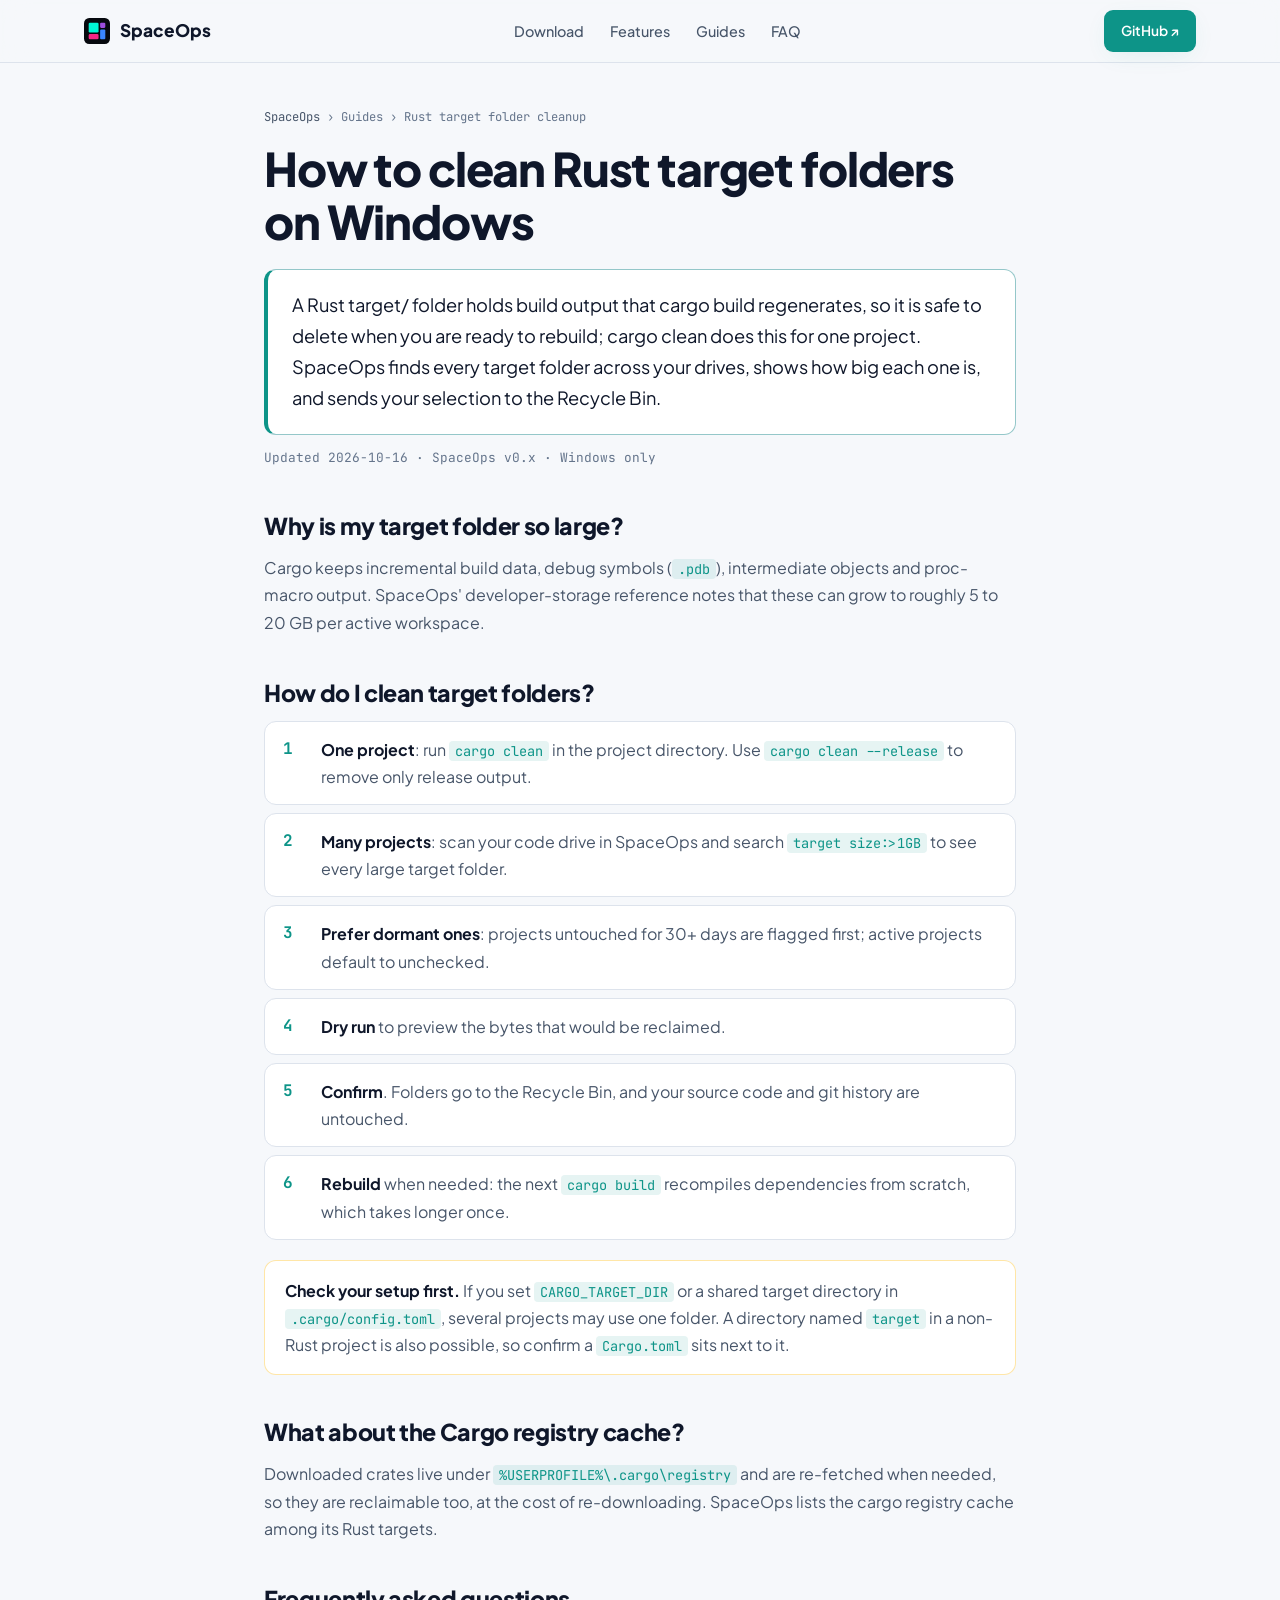
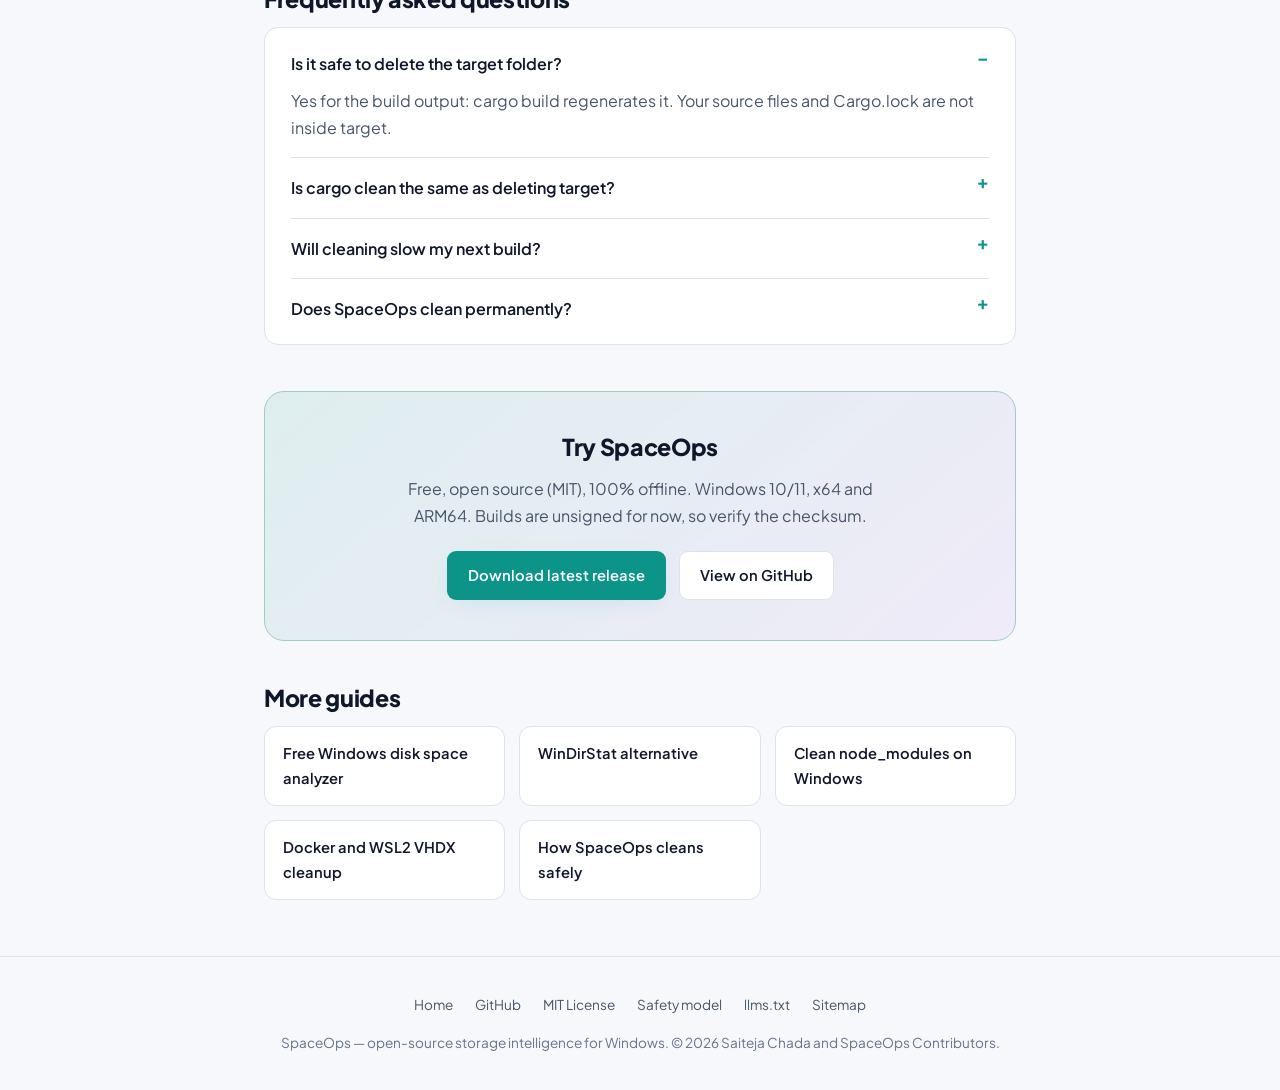
<file: docs-site/cargo-target-cleanup-windows/index.html>
<!DOCTYPE html>
<html lang="en">
<head>
<meta charset="UTF-8">
<meta name="viewport" content="width=device-width, initial-scale=1.0">
<title>Clean Rust target Folders on Windows (Cargo) | SpaceOps</title>
<meta name="description" content="Rust target/ folders can reach many gigabytes. Learn when cargo clean is safe, how to find every target folder on Windows, and reclaim space safely with SpaceOps.">
<meta name="author" content="Saiteja Chada">
<meta name="robots" content="index, follow, max-snippet:-1, max-image-preview:large">
<meta name="theme-color" content="#06090e">
<link rel="canonical" href="https://chadasaiteja.github.io/SpaceOps/docs-site/cargo-target-cleanup-windows/">
<meta property="og:type" content="article">
<meta property="og:site_name" content="SpaceOps">
<meta property="og:title" content="Clean Rust target Folders on Windows (Cargo) | SpaceOps">
<meta property="og:description" content="Rust target/ folders can reach many gigabytes. Learn when cargo clean is safe, how to find every target folder on Windows, and reclaim space safely with SpaceOps.">
<meta property="og:url" content="https://chadasaiteja.github.io/SpaceOps/docs-site/cargo-target-cleanup-windows/">
<meta property="og:image" content="https://chadasaiteja.github.io/SpaceOps/og-image.png">
<meta property="og:image:width" content="1200">
<meta property="og:image:height" content="630">
<meta property="og:image:alt" content="SpaceOps logo, a four-tile treemap, with the text: Open-source disk analyzer for Windows">
<meta name="twitter:card" content="summary_large_image">
<meta name="twitter:title" content="Clean Rust target Folders on Windows (Cargo) | SpaceOps">
<meta name="twitter:description" content="Rust target/ folders can reach many gigabytes. Learn when cargo clean is safe, how to find every target folder on Windows, and reclaim space safely with SpaceOps.">
<meta name="twitter:image" content="https://chadasaiteja.github.io/SpaceOps/og-image.png">
<link rel="icon" href="../../favicon.ico" sizes="any">
<link rel="icon" type="image/svg+xml" href="../../favicon.svg">
<link rel="apple-touch-icon" href="../../apple-touch-icon.png">
<script type="application/ld+json">
{
  "@context": "https://schema.org",
  "@graph": [
    {
      "@type": "TechArticle",
      "headline": "How to clean Rust target folders on Windows",
      "description": "Rust target/ folders can reach many gigabytes. Learn when cargo clean is safe, how to find every target folder on Windows, and reclaim space safely with SpaceOps.",
      "abstract": "A Rust target/ folder holds build output that cargo build regenerates, so it is safe to delete when you are ready to rebuild; cargo clean does this for one project. SpaceOps finds every target folder across your drives, shows how big each one is, and sends your selection to the Recycle Bin.",
      "url": "https://chadasaiteja.github.io/SpaceOps/docs-site/cargo-target-cleanup-windows/",
      "mainEntityOfPage": "https://chadasaiteja.github.io/SpaceOps/docs-site/cargo-target-cleanup-windows/",
      "inLanguage": "en",
      "datePublished": "2026-10-16",
      "dateModified": "2026-10-16",
      "image": "https://chadasaiteja.github.io/SpaceOps/og-image.png",
      "author": {
        "@type": "Person",
        "name": "Saiteja Chada",
        "url": "https://github.com/ChadaSaiteja"
      },
      "publisher": {
        "@type": "Person",
        "name": "Saiteja Chada",
        "url": "https://github.com/ChadaSaiteja"
      },
      "about": {
        "@type": "SoftwareApplication",
        "name": "SpaceOps",
        "url": "https://chadasaiteja.github.io/SpaceOps/",
        "applicationCategory": "SystemApplication",
        "operatingSystem": "Windows 10, Windows 11"
      }
    },
    {
      "@type": "FAQPage",
      "mainEntity": [
        {
          "@type": "Question",
          "name": "Is it safe to delete the target folder?",
          "acceptedAnswer": {
            "@type": "Answer",
            "text": "Yes for the build output: cargo build regenerates it. Your source files and Cargo.lock are not inside target."
          }
        },
        {
          "@type": "Question",
          "name": "Is cargo clean the same as deleting target?",
          "acceptedAnswer": {
            "@type": "Answer",
            "text": "For a single project, essentially yes; it removes the build artifacts. SpaceOps helps when you have many projects and want to see all target folders at once."
          }
        },
        {
          "@type": "Question",
          "name": "Will cleaning slow my next build?",
          "acceptedAnswer": {
            "@type": "Answer",
            "text": "Yes, once. Dependencies are recompiled from scratch on the next build."
          }
        },
        {
          "@type": "Question",
          "name": "Does SpaceOps clean permanently?",
          "acceptedAnswer": {
            "@type": "Answer",
            "text": "No. Cleanup goes to the Recycle Bin so you can restore it, and a dry run previews the result first."
          }
        }
      ]
    },
    {
      "@type": "BreadcrumbList",
      "itemListElement": [
        {
          "@type": "ListItem",
          "position": 1,
          "name": "SpaceOps",
          "item": "https://chadasaiteja.github.io/SpaceOps/"
        },
        {
          "@type": "ListItem",
          "position": 2,
          "name": "Rust target folder cleanup",
          "item": "https://chadasaiteja.github.io/SpaceOps/docs-site/cargo-target-cleanup-windows/"
        }
      ]
    }
  ]
}
</script>
<link rel="preconnect" href="https://fonts.googleapis.com">
<link rel="preconnect" href="https://fonts.gstatic.com" crossorigin>
<link href="https://fonts.googleapis.com/css2?family=Plus+Jakarta+Sans:wght@400;500;600;700;800&family=JetBrains+Mono:wght@400;500;700&display=swap" rel="stylesheet">
<link rel="stylesheet" href="../site.css">
</head>
<body>
<a class="skip" href="#main">Skip to content</a>
<header>
  <div class="wrap nav">
    <a class="logo" href="../../" aria-label="SpaceOps home"><svg viewBox="0 0 100 100" aria-hidden="true"><rect width="100" height="100" rx="20" fill="#06090e"/><rect x="18" y="18" width="38" height="38" rx="5" fill="#00f5d4"/><rect x="62" y="18" width="20" height="20" rx="4" fill="#9d4edd"/><rect x="62" y="44" width="20" height="38" rx="4" fill="#3a86ff"/><rect x="18" y="62" width="38" height="20" rx="5" fill="#f72585"/></svg>SpaceOps</a>
    <nav aria-label="Primary"><ul>
      <li><a href="../../#download">Download</a></li>
      <li><a href="../../#features">Features</a></li>
      <li><a href="../../#guides">Guides</a></li>
      <li><a href="../../#faq">FAQ</a></li>
    </ul></nav>
    <a class="btn btn-primary btn-sm" href="https://github.com/ChadaSaiteja/SpaceOps" rel="noopener">GitHub &#8599;</a>
  </div>
</header>

<main id="main">
<div class="narrow">
<article>
<p class="crumbs"><a href="../../">SpaceOps</a> &rsaquo; Guides &rsaquo; Rust target folder cleanup</p>
<h1>How to clean Rust target folders on Windows</h1>
<p class="answer">A Rust target/ folder holds build output that cargo build regenerates, so it is safe to delete when you are ready to rebuild; cargo clean does this for one project. SpaceOps finds every target folder across your drives, shows how big each one is, and sends your selection to the Recycle Bin.</p>
<p class="updated">Updated 2026-10-16 &middot; SpaceOps v0.x &middot; Windows only</p>

<h2>Why is my target folder so large?</h2>
<p>Cargo keeps incremental build data, debug symbols (<code>.pdb</code>), intermediate objects and proc-macro output. SpaceOps' developer-storage reference notes that these can grow to roughly 5 to 20 GB per active workspace.</p>

<h2>How do I clean target folders?</h2>
<ol class="howto">
<li><b>One project</b>: run <code>cargo clean</code> in the project directory. Use <code>cargo clean --release</code> to remove only release output.</li>
<li><b>Many projects</b>: scan your code drive in SpaceOps and search <code>target size:&gt;1GB</code> to see every large target folder.</li>
<li><b>Prefer dormant ones</b>: projects untouched for 30+ days are flagged first; active projects default to unchecked.</li>
<li><b>Dry run</b> to preview the bytes that would be reclaimed.</li>
<li><b>Confirm</b>. Folders go to the Recycle Bin, and your source code and git history are untouched.</li>
<li><b>Rebuild</b> when needed: the next <code>cargo build</code> recompiles dependencies from scratch, which takes longer once.</li>
</ol>

<div class="note-box"><p><b>Check your setup first.</b> If you set <code>CARGO_TARGET_DIR</code> or a shared target directory in <code>.cargo/config.toml</code>, several projects may use one folder. A directory named <code>target</code> in a non-Rust project is also possible, so confirm a <code>Cargo.toml</code> sits next to it.</p></div>

<h2>What about the Cargo registry cache?</h2>
<p>Downloaded crates live under <code>%USERPROFILE%\.cargo\registry</code> and are re-fetched when needed, so they are reclaimable too, at the cost of re-downloading. SpaceOps lists the cargo registry cache among its Rust targets.</p>

<h2>Frequently asked questions</h2>
<div class="faq">
<details open><summary>Is it safe to delete the target folder?</summary><p>Yes for the build output: cargo build regenerates it. Your source files and Cargo.lock are not inside target.</p></details>
<details><summary>Is cargo clean the same as deleting target?</summary><p>For a single project, essentially yes; it removes the build artifacts. SpaceOps helps when you have many projects and want to see all target folders at once.</p></details>
<details><summary>Will cleaning slow my next build?</summary><p>Yes, once. Dependencies are recompiled from scratch on the next build.</p></details>
<details><summary>Does SpaceOps clean permanently?</summary><p>No. Cleanup goes to the Recycle Bin so you can restore it, and a dry run previews the result first.</p></details>
</div>

<div class="cta-box">
<h2>Try SpaceOps</h2>
<p>Free, open source (MIT), 100% offline. Windows 10/11, x64 and ARM64. Builds are unsigned for now, so verify the checksum.</p>
<div class="cta">
<a class="btn btn-primary" href="../../#download">Download latest release</a>
<a class="btn btn-ghost" href="https://github.com/ChadaSaiteja/SpaceOps" rel="noopener">View on GitHub</a>
</div>
</div>

<h2>More guides</h2>
<div class="related">
<a href="../free-windows-disk-space-analyzer/">Free Windows disk space analyzer</a>
<a href="../windirstat-alternative/">WinDirStat alternative</a>
<a href="../clean-node-modules-windows/">Clean node_modules on Windows</a>
<a href="../docker-wsl2-vhdx-cleanup-windows/">Docker and WSL2 VHDX cleanup</a>
<a href="../how-spaceops-cleans-safely/">How SpaceOps cleans safely</a>
</div>
</article>
</div>
</main>

<footer>
  <div class="wrap">
    <div class="f-links">
      <a href="../../">Home</a>
      <a href="https://github.com/ChadaSaiteja/SpaceOps">GitHub</a>
      <a href="https://github.com/ChadaSaiteja/SpaceOps/blob/main/LICENSE">MIT License</a>
      <a href="https://github.com/ChadaSaiteja/SpaceOps/blob/main/docs/safety-model.md">Safety model</a>
      <a href="../../llms.txt">llms.txt</a>
      <a href="../../sitemap.xml">Sitemap</a>
    </div>
    <p>SpaceOps &mdash; open-source storage intelligence for Windows. &copy; 2026 Saiteja Chada and SpaceOps Contributors.</p>
  </div>
</footer>
</body>
</html>
</file>
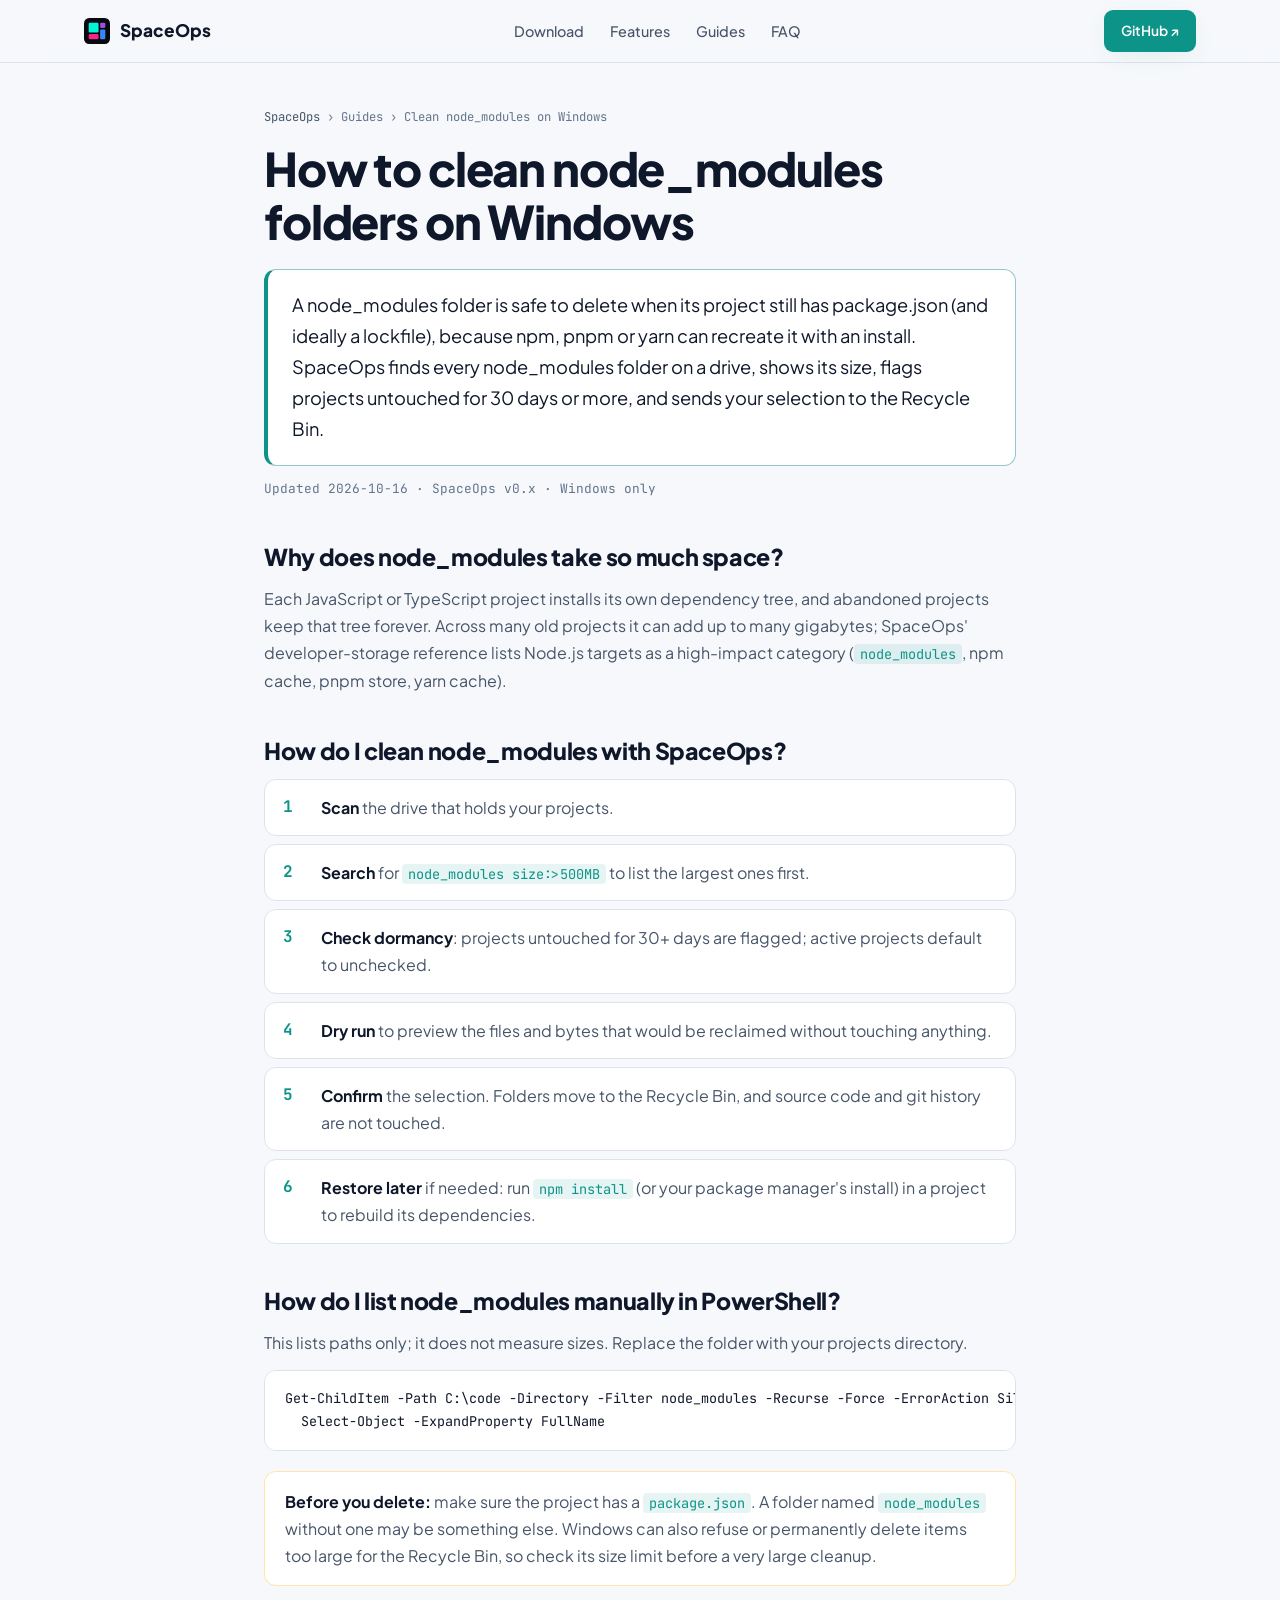
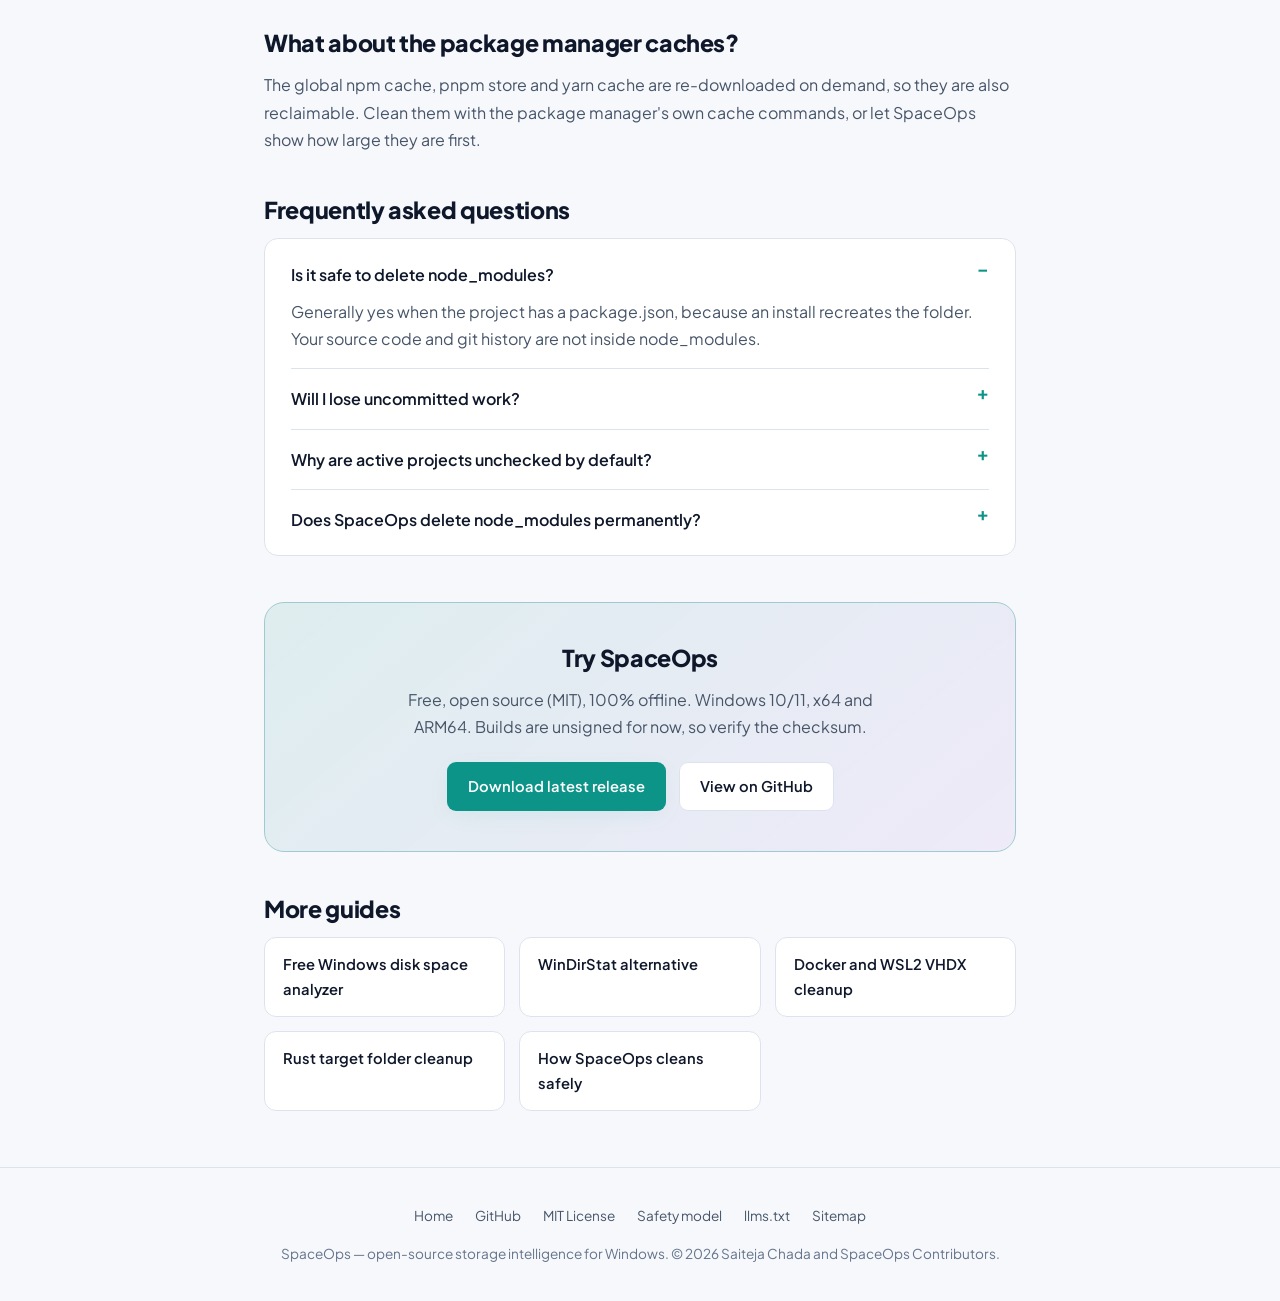
<file: docs-site/clean-node-modules-windows/index.html>
<!DOCTYPE html>
<html lang="en">
<head>
<meta charset="UTF-8">
<meta name="viewport" content="width=device-width, initial-scale=1.0">
<title>How to Clean node_modules on Windows Safely | SpaceOps</title>
<meta name="description" content="Reclaim gigabytes from old node_modules folders on Windows. Find them, check which projects are dormant, and clean them via the Recycle Bin with SpaceOps.">
<meta name="author" content="Saiteja Chada">
<meta name="robots" content="index, follow, max-snippet:-1, max-image-preview:large">
<meta name="theme-color" content="#06090e">
<link rel="canonical" href="https://chadasaiteja.github.io/SpaceOps/docs-site/clean-node-modules-windows/">
<meta property="og:type" content="article">
<meta property="og:site_name" content="SpaceOps">
<meta property="og:title" content="How to Clean node_modules on Windows Safely | SpaceOps">
<meta property="og:description" content="Reclaim gigabytes from old node_modules folders on Windows. Find them, check which projects are dormant, and clean them via the Recycle Bin with SpaceOps.">
<meta property="og:url" content="https://chadasaiteja.github.io/SpaceOps/docs-site/clean-node-modules-windows/">
<meta property="og:image" content="https://chadasaiteja.github.io/SpaceOps/og-image.png">
<meta property="og:image:width" content="1200">
<meta property="og:image:height" content="630">
<meta property="og:image:alt" content="SpaceOps logo, a four-tile treemap, with the text: Open-source disk analyzer for Windows">
<meta name="twitter:card" content="summary_large_image">
<meta name="twitter:title" content="How to Clean node_modules on Windows Safely | SpaceOps">
<meta name="twitter:description" content="Reclaim gigabytes from old node_modules folders on Windows. Find them, check which projects are dormant, and clean them via the Recycle Bin with SpaceOps.">
<meta name="twitter:image" content="https://chadasaiteja.github.io/SpaceOps/og-image.png">
<link rel="icon" href="../../favicon.ico" sizes="any">
<link rel="icon" type="image/svg+xml" href="../../favicon.svg">
<link rel="apple-touch-icon" href="../../apple-touch-icon.png">
<script type="application/ld+json">
{
  "@context": "https://schema.org",
  "@graph": [
    {
      "@type": "TechArticle",
      "headline": "How to clean node_modules folders on Windows",
      "description": "Reclaim gigabytes from old node_modules folders on Windows. Find them, check which projects are dormant, and clean them via the Recycle Bin with SpaceOps.",
      "abstract": "A node_modules folder is safe to delete when its project still has package.json (and ideally a lockfile), because npm, pnpm or yarn can recreate it with an install. SpaceOps finds every node_modules folder on a drive, shows its size, flags projects untouched for 30 days or more, and sends your selection to the Recycle Bin.",
      "url": "https://chadasaiteja.github.io/SpaceOps/docs-site/clean-node-modules-windows/",
      "mainEntityOfPage": "https://chadasaiteja.github.io/SpaceOps/docs-site/clean-node-modules-windows/",
      "inLanguage": "en",
      "datePublished": "2026-10-16",
      "dateModified": "2026-10-16",
      "image": "https://chadasaiteja.github.io/SpaceOps/og-image.png",
      "author": {
        "@type": "Person",
        "name": "Saiteja Chada",
        "url": "https://github.com/ChadaSaiteja"
      },
      "publisher": {
        "@type": "Person",
        "name": "Saiteja Chada",
        "url": "https://github.com/ChadaSaiteja"
      },
      "about": {
        "@type": "SoftwareApplication",
        "name": "SpaceOps",
        "url": "https://chadasaiteja.github.io/SpaceOps/",
        "applicationCategory": "SystemApplication",
        "operatingSystem": "Windows 10, Windows 11"
      }
    },
    {
      "@type": "FAQPage",
      "mainEntity": [
        {
          "@type": "Question",
          "name": "Is it safe to delete node_modules?",
          "acceptedAnswer": {
            "@type": "Answer",
            "text": "Generally yes when the project has a package.json, because an install recreates the folder. Your source code and git history are not inside node_modules."
          }
        },
        {
          "@type": "Question",
          "name": "Will I lose uncommitted work?",
          "acceptedAnswer": {
            "@type": "Answer",
            "text": "SpaceOps only targets artifact folders such as node_modules, never working source files. Still, review the dry-run list before confirming."
          }
        },
        {
          "@type": "Question",
          "name": "Why are active projects unchecked by default?",
          "acceptedAnswer": {
            "@type": "Answer",
            "text": "Projects modified in the last 30 days are likely in use, so SpaceOps highlights them but leaves cleanup unchecked."
          }
        },
        {
          "@type": "Question",
          "name": "Does SpaceOps delete node_modules permanently?",
          "acceptedAnswer": {
            "@type": "Answer",
            "text": "No. Items go to the Recycle Bin through the Windows Shell, so you can restore them."
          }
        }
      ]
    },
    {
      "@type": "BreadcrumbList",
      "itemListElement": [
        {
          "@type": "ListItem",
          "position": 1,
          "name": "SpaceOps",
          "item": "https://chadasaiteja.github.io/SpaceOps/"
        },
        {
          "@type": "ListItem",
          "position": 2,
          "name": "Clean node_modules on Windows",
          "item": "https://chadasaiteja.github.io/SpaceOps/docs-site/clean-node-modules-windows/"
        }
      ]
    }
  ]
}
</script>
<link rel="preconnect" href="https://fonts.googleapis.com">
<link rel="preconnect" href="https://fonts.gstatic.com" crossorigin>
<link href="https://fonts.googleapis.com/css2?family=Plus+Jakarta+Sans:wght@400;500;600;700;800&family=JetBrains+Mono:wght@400;500;700&display=swap" rel="stylesheet">
<link rel="stylesheet" href="../site.css">
</head>
<body>
<a class="skip" href="#main">Skip to content</a>
<header>
  <div class="wrap nav">
    <a class="logo" href="../../" aria-label="SpaceOps home"><svg viewBox="0 0 100 100" aria-hidden="true"><rect width="100" height="100" rx="20" fill="#06090e"/><rect x="18" y="18" width="38" height="38" rx="5" fill="#00f5d4"/><rect x="62" y="18" width="20" height="20" rx="4" fill="#9d4edd"/><rect x="62" y="44" width="20" height="38" rx="4" fill="#3a86ff"/><rect x="18" y="62" width="38" height="20" rx="5" fill="#f72585"/></svg>SpaceOps</a>
    <nav aria-label="Primary"><ul>
      <li><a href="../../#download">Download</a></li>
      <li><a href="../../#features">Features</a></li>
      <li><a href="../../#guides">Guides</a></li>
      <li><a href="../../#faq">FAQ</a></li>
    </ul></nav>
    <a class="btn btn-primary btn-sm" href="https://github.com/ChadaSaiteja/SpaceOps" rel="noopener">GitHub &#8599;</a>
  </div>
</header>

<main id="main">
<div class="narrow">
<article>
<p class="crumbs"><a href="../../">SpaceOps</a> &rsaquo; Guides &rsaquo; Clean node_modules on Windows</p>
<h1>How to clean node_modules folders on Windows</h1>
<p class="answer">A node_modules folder is safe to delete when its project still has package.json (and ideally a lockfile), because npm, pnpm or yarn can recreate it with an install. SpaceOps finds every node_modules folder on a drive, shows its size, flags projects untouched for 30 days or more, and sends your selection to the Recycle Bin.</p>
<p class="updated">Updated 2026-10-16 &middot; SpaceOps v0.x &middot; Windows only</p>

<h2>Why does node_modules take so much space?</h2>
<p>Each JavaScript or TypeScript project installs its own dependency tree, and abandoned projects keep that tree forever. Across many old projects it can add up to many gigabytes; SpaceOps' developer-storage reference lists Node.js targets as a high-impact category (<code>node_modules</code>, npm cache, pnpm store, yarn cache).</p>

<h2>How do I clean node_modules with SpaceOps?</h2>
<ol class="howto">
<li><b>Scan</b> the drive that holds your projects.</li>
<li><b>Search</b> for <code>node_modules size:&gt;500MB</code> to list the largest ones first.</li>
<li><b>Check dormancy</b>: projects untouched for 30+ days are flagged; active projects default to unchecked.</li>
<li><b>Dry run</b> to preview the files and bytes that would be reclaimed without touching anything.</li>
<li><b>Confirm</b> the selection. Folders move to the Recycle Bin, and source code and git history are not touched.</li>
<li><b>Restore later</b> if needed: run <code>npm install</code> (or your package manager's install) in a project to rebuild its dependencies.</li>
</ol>

<h2>How do I list node_modules manually in PowerShell?</h2>
<p>This lists paths only; it does not measure sizes. Replace the folder with your projects directory.</p>
<pre>Get-ChildItem -Path C:\code -Directory -Filter node_modules -Recurse -Force -ErrorAction SilentlyContinue |
  Select-Object -ExpandProperty FullName</pre>

<div class="note-box"><p><b>Before you delete:</b> make sure the project has a <code>package.json</code>. A folder named <code>node_modules</code> without one may be something else. Windows can also refuse or permanently delete items too large for the Recycle Bin, so check its size limit before a very large cleanup.</p></div>

<h2>What about the package manager caches?</h2>
<p>The global npm cache, pnpm store and yarn cache are re-downloaded on demand, so they are also reclaimable. Clean them with the package manager's own cache commands, or let SpaceOps show how large they are first.</p>

<h2>Frequently asked questions</h2>
<div class="faq">
<details open><summary>Is it safe to delete node_modules?</summary><p>Generally yes when the project has a package.json, because an install recreates the folder. Your source code and git history are not inside node_modules.</p></details>
<details><summary>Will I lose uncommitted work?</summary><p>SpaceOps only targets artifact folders such as node_modules, never working source files. Still, review the dry-run list before confirming.</p></details>
<details><summary>Why are active projects unchecked by default?</summary><p>Projects modified in the last 30 days are likely in use, so SpaceOps highlights them but leaves cleanup unchecked.</p></details>
<details><summary>Does SpaceOps delete node_modules permanently?</summary><p>No. Items go to the Recycle Bin through the Windows Shell, so you can restore them.</p></details>
</div>

<div class="cta-box">
<h2>Try SpaceOps</h2>
<p>Free, open source (MIT), 100% offline. Windows 10/11, x64 and ARM64. Builds are unsigned for now, so verify the checksum.</p>
<div class="cta">
<a class="btn btn-primary" href="../../#download">Download latest release</a>
<a class="btn btn-ghost" href="https://github.com/ChadaSaiteja/SpaceOps" rel="noopener">View on GitHub</a>
</div>
</div>

<h2>More guides</h2>
<div class="related">
<a href="../free-windows-disk-space-analyzer/">Free Windows disk space analyzer</a>
<a href="../windirstat-alternative/">WinDirStat alternative</a>
<a href="../docker-wsl2-vhdx-cleanup-windows/">Docker and WSL2 VHDX cleanup</a>
<a href="../cargo-target-cleanup-windows/">Rust target folder cleanup</a>
<a href="../how-spaceops-cleans-safely/">How SpaceOps cleans safely</a>
</div>
</article>
</div>
</main>

<footer>
  <div class="wrap">
    <div class="f-links">
      <a href="../../">Home</a>
      <a href="https://github.com/ChadaSaiteja/SpaceOps">GitHub</a>
      <a href="https://github.com/ChadaSaiteja/SpaceOps/blob/main/LICENSE">MIT License</a>
      <a href="https://github.com/ChadaSaiteja/SpaceOps/blob/main/docs/safety-model.md">Safety model</a>
      <a href="../../llms.txt">llms.txt</a>
      <a href="../../sitemap.xml">Sitemap</a>
    </div>
    <p>SpaceOps &mdash; open-source storage intelligence for Windows. &copy; 2026 Saiteja Chada and SpaceOps Contributors.</p>
  </div>
</footer>
</body>
</html>
</file>
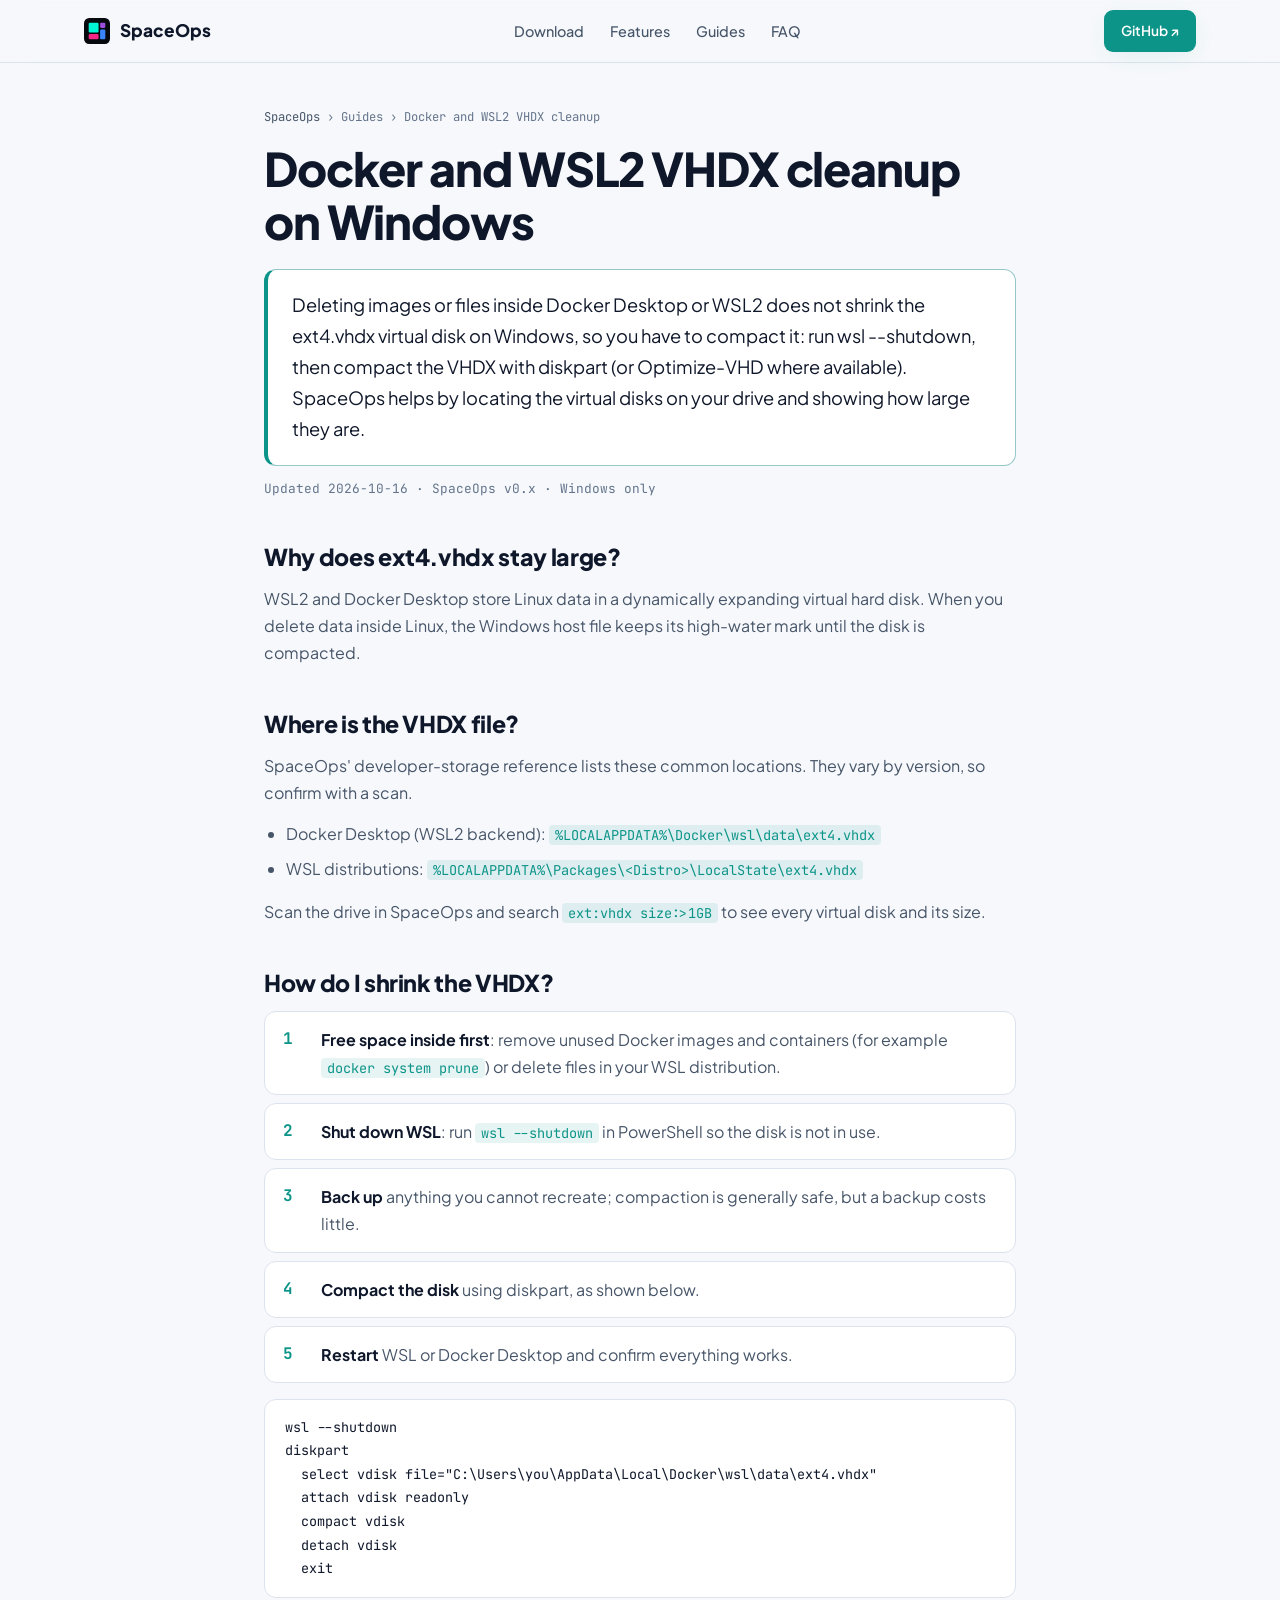
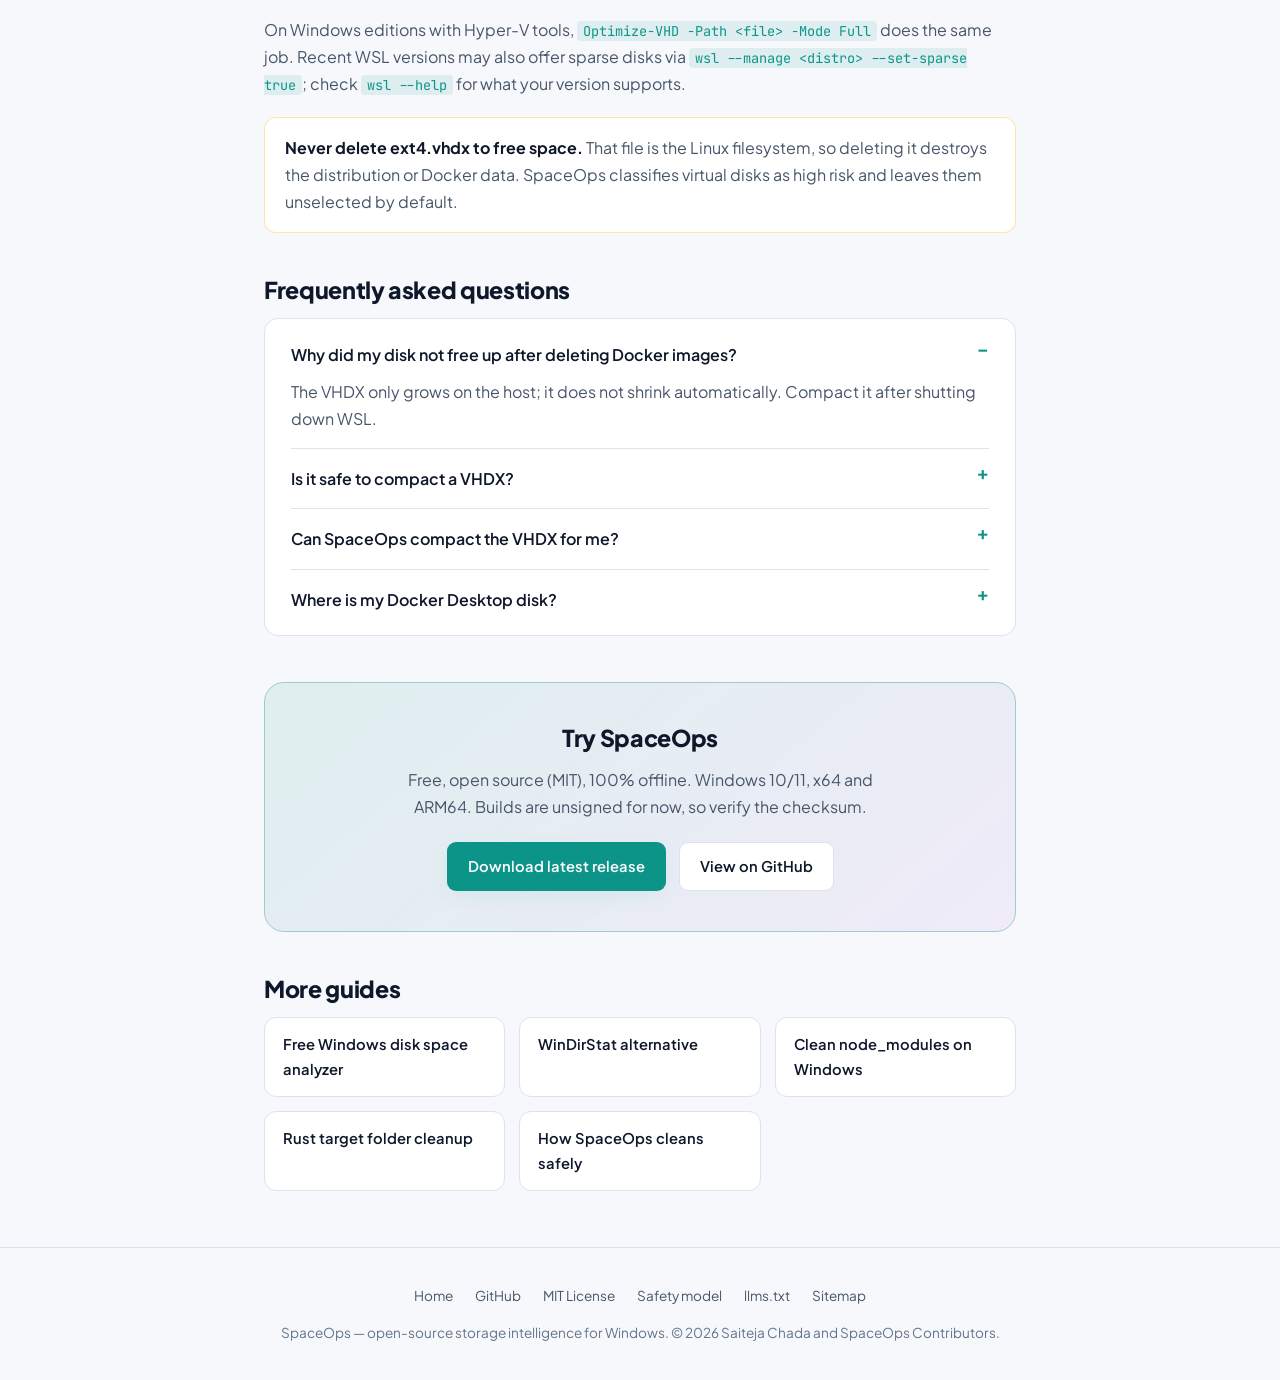
<file: docs-site/docker-wsl2-vhdx-cleanup-windows/index.html>
<!DOCTYPE html>
<html lang="en">
<head>
<meta charset="UTF-8">
<meta name="viewport" content="width=device-width, initial-scale=1.0">
<title>Shrink Docker &amp; WSL2 ext4.vhdx on Windows | SpaceOps</title>
<meta name="description" content="Deleting files in WSL2 or Docker does not shrink ext4.vhdx on Windows. Learn how to locate the virtual disk and compact it, with SpaceOps showing its size.">
<meta name="author" content="Saiteja Chada">
<meta name="robots" content="index, follow, max-snippet:-1, max-image-preview:large">
<meta name="theme-color" content="#06090e">
<link rel="canonical" href="https://chadasaiteja.github.io/SpaceOps/docs-site/docker-wsl2-vhdx-cleanup-windows/">
<meta property="og:type" content="article">
<meta property="og:site_name" content="SpaceOps">
<meta property="og:title" content="Shrink Docker &amp; WSL2 ext4.vhdx on Windows | SpaceOps">
<meta property="og:description" content="Deleting files in WSL2 or Docker does not shrink ext4.vhdx on Windows. Learn how to locate the virtual disk and compact it, with SpaceOps showing its size.">
<meta property="og:url" content="https://chadasaiteja.github.io/SpaceOps/docs-site/docker-wsl2-vhdx-cleanup-windows/">
<meta property="og:image" content="https://chadasaiteja.github.io/SpaceOps/og-image.png">
<meta property="og:image:width" content="1200">
<meta property="og:image:height" content="630">
<meta property="og:image:alt" content="SpaceOps logo, a four-tile treemap, with the text: Open-source disk analyzer for Windows">
<meta name="twitter:card" content="summary_large_image">
<meta name="twitter:title" content="Shrink Docker &amp; WSL2 ext4.vhdx on Windows | SpaceOps">
<meta name="twitter:description" content="Deleting files in WSL2 or Docker does not shrink ext4.vhdx on Windows. Learn how to locate the virtual disk and compact it, with SpaceOps showing its size.">
<meta name="twitter:image" content="https://chadasaiteja.github.io/SpaceOps/og-image.png">
<link rel="icon" href="../../favicon.ico" sizes="any">
<link rel="icon" type="image/svg+xml" href="../../favicon.svg">
<link rel="apple-touch-icon" href="../../apple-touch-icon.png">
<script type="application/ld+json">
{
  "@context": "https://schema.org",
  "@graph": [
    {
      "@type": "TechArticle",
      "headline": "Docker and WSL2 VHDX cleanup on Windows",
      "description": "Deleting files in WSL2 or Docker does not shrink ext4.vhdx on Windows. Learn how to locate the virtual disk and compact it, with SpaceOps showing its size.",
      "abstract": "Deleting images or files inside Docker Desktop or WSL2 does not shrink the ext4.vhdx virtual disk on Windows, so you have to compact it: run wsl --shutdown, then compact the VHDX with diskpart (or Optimize-VHD where available). SpaceOps helps by locating the virtual disks on your drive and showing how large they are.",
      "url": "https://chadasaiteja.github.io/SpaceOps/docs-site/docker-wsl2-vhdx-cleanup-windows/",
      "mainEntityOfPage": "https://chadasaiteja.github.io/SpaceOps/docs-site/docker-wsl2-vhdx-cleanup-windows/",
      "inLanguage": "en",
      "datePublished": "2026-10-16",
      "dateModified": "2026-10-16",
      "image": "https://chadasaiteja.github.io/SpaceOps/og-image.png",
      "author": {
        "@type": "Person",
        "name": "Saiteja Chada",
        "url": "https://github.com/ChadaSaiteja"
      },
      "publisher": {
        "@type": "Person",
        "name": "Saiteja Chada",
        "url": "https://github.com/ChadaSaiteja"
      },
      "about": {
        "@type": "SoftwareApplication",
        "name": "SpaceOps",
        "url": "https://chadasaiteja.github.io/SpaceOps/",
        "applicationCategory": "SystemApplication",
        "operatingSystem": "Windows 10, Windows 11"
      }
    },
    {
      "@type": "FAQPage",
      "mainEntity": [
        {
          "@type": "Question",
          "name": "Why did my disk not free up after deleting Docker images?",
          "acceptedAnswer": {
            "@type": "Answer",
            "text": "The VHDX only grows on the host; it does not shrink automatically. Compact it after shutting down WSL."
          }
        },
        {
          "@type": "Question",
          "name": "Is it safe to compact a VHDX?",
          "acceptedAnswer": {
            "@type": "Answer",
            "text": "Compaction only reclaims unused blocks, but always stop WSL first and keep a backup of anything important."
          }
        },
        {
          "@type": "Question",
          "name": "Can SpaceOps compact the VHDX for me?",
          "acceptedAnswer": {
            "@type": "Answer",
            "text": "SpaceOps locates and sizes the virtual disks and points you to the safe steps. The commands above are the standard Windows tools, which you run yourself."
          }
        },
        {
          "@type": "Question",
          "name": "Where is my Docker Desktop disk?",
          "acceptedAnswer": {
            "@type": "Answer",
            "text": "Common locations are listed above, but they vary by Docker Desktop version. A SpaceOps scan with the filter ext:vhdx finds them wherever they are."
          }
        }
      ]
    },
    {
      "@type": "BreadcrumbList",
      "itemListElement": [
        {
          "@type": "ListItem",
          "position": 1,
          "name": "SpaceOps",
          "item": "https://chadasaiteja.github.io/SpaceOps/"
        },
        {
          "@type": "ListItem",
          "position": 2,
          "name": "Docker and WSL2 VHDX cleanup",
          "item": "https://chadasaiteja.github.io/SpaceOps/docs-site/docker-wsl2-vhdx-cleanup-windows/"
        }
      ]
    }
  ]
}
</script>
<link rel="preconnect" href="https://fonts.googleapis.com">
<link rel="preconnect" href="https://fonts.gstatic.com" crossorigin>
<link href="https://fonts.googleapis.com/css2?family=Plus+Jakarta+Sans:wght@400;500;600;700;800&family=JetBrains+Mono:wght@400;500;700&display=swap" rel="stylesheet">
<link rel="stylesheet" href="../site.css">
</head>
<body>
<a class="skip" href="#main">Skip to content</a>
<header>
  <div class="wrap nav">
    <a class="logo" href="../../" aria-label="SpaceOps home"><svg viewBox="0 0 100 100" aria-hidden="true"><rect width="100" height="100" rx="20" fill="#06090e"/><rect x="18" y="18" width="38" height="38" rx="5" fill="#00f5d4"/><rect x="62" y="18" width="20" height="20" rx="4" fill="#9d4edd"/><rect x="62" y="44" width="20" height="38" rx="4" fill="#3a86ff"/><rect x="18" y="62" width="38" height="20" rx="5" fill="#f72585"/></svg>SpaceOps</a>
    <nav aria-label="Primary"><ul>
      <li><a href="../../#download">Download</a></li>
      <li><a href="../../#features">Features</a></li>
      <li><a href="../../#guides">Guides</a></li>
      <li><a href="../../#faq">FAQ</a></li>
    </ul></nav>
    <a class="btn btn-primary btn-sm" href="https://github.com/ChadaSaiteja/SpaceOps" rel="noopener">GitHub &#8599;</a>
  </div>
</header>

<main id="main">
<div class="narrow">
<article>
<p class="crumbs"><a href="../../">SpaceOps</a> &rsaquo; Guides &rsaquo; Docker and WSL2 VHDX cleanup</p>
<h1>Docker and WSL2 VHDX cleanup on Windows</h1>
<p class="answer">Deleting images or files inside Docker Desktop or WSL2 does not shrink the ext4.vhdx virtual disk on Windows, so you have to compact it: run wsl --shutdown, then compact the VHDX with diskpart (or Optimize-VHD where available). SpaceOps helps by locating the virtual disks on your drive and showing how large they are.</p>
<p class="updated">Updated 2026-10-16 &middot; SpaceOps v0.x &middot; Windows only</p>

<h2>Why does ext4.vhdx stay large?</h2>
<p>WSL2 and Docker Desktop store Linux data in a dynamically expanding virtual hard disk. When you delete data inside Linux, the Windows host file keeps its high-water mark until the disk is compacted.</p>

<h2>Where is the VHDX file?</h2>
<p>SpaceOps' developer-storage reference lists these common locations. They vary by version, so confirm with a scan.</p>
<ul>
<li>Docker Desktop (WSL2 backend): <code>%LOCALAPPDATA%\Docker\wsl\data\ext4.vhdx</code></li>
<li>WSL distributions: <code>%LOCALAPPDATA%\Packages\&lt;Distro&gt;\LocalState\ext4.vhdx</code></li>
</ul>
<p>Scan the drive in SpaceOps and search <code>ext:vhdx size:&gt;1GB</code> to see every virtual disk and its size.</p>

<h2>How do I shrink the VHDX?</h2>
<ol class="howto">
<li><b>Free space inside first</b>: remove unused Docker images and containers (for example <code>docker system prune</code>) or delete files in your WSL distribution.</li>
<li><b>Shut down WSL</b>: run <code>wsl --shutdown</code> in PowerShell so the disk is not in use.</li>
<li><b>Back up</b> anything you cannot recreate; compaction is generally safe, but a backup costs little.</li>
<li><b>Compact the disk</b> using diskpart, as shown below.</li>
<li><b>Restart</b> WSL or Docker Desktop and confirm everything works.</li>
</ol>
<pre>wsl --shutdown
diskpart
  select vdisk file="C:\Users\you\AppData\Local\Docker\wsl\data\ext4.vhdx"
  attach vdisk readonly
  compact vdisk
  detach vdisk
  exit</pre>
<p>On Windows editions with Hyper-V tools, <code>Optimize-VHD -Path &lt;file&gt; -Mode Full</code> does the same job. Recent WSL versions may also offer sparse disks via <code>wsl --manage &lt;distro&gt; --set-sparse true</code>; check <code>wsl --help</code> for what your version supports.</p>

<div class="note-box"><p><b>Never delete ext4.vhdx to free space.</b> That file is the Linux filesystem, so deleting it destroys the distribution or Docker data. SpaceOps classifies virtual disks as high risk and leaves them unselected by default.</p></div>

<h2>Frequently asked questions</h2>
<div class="faq">
<details open><summary>Why did my disk not free up after deleting Docker images?</summary><p>The VHDX only grows on the host; it does not shrink automatically. Compact it after shutting down WSL.</p></details>
<details><summary>Is it safe to compact a VHDX?</summary><p>Compaction only reclaims unused blocks, but always stop WSL first and keep a backup of anything important.</p></details>
<details><summary>Can SpaceOps compact the VHDX for me?</summary><p>SpaceOps locates and sizes the virtual disks and points you to the safe steps. The commands above are the standard Windows tools, which you run yourself.</p></details>
<details><summary>Where is my Docker Desktop disk?</summary><p>Common locations are listed above, but they vary by Docker Desktop version. A SpaceOps scan with the filter ext:vhdx finds them wherever they are.</p></details>
</div>

<div class="cta-box">
<h2>Try SpaceOps</h2>
<p>Free, open source (MIT), 100% offline. Windows 10/11, x64 and ARM64. Builds are unsigned for now, so verify the checksum.</p>
<div class="cta">
<a class="btn btn-primary" href="../../#download">Download latest release</a>
<a class="btn btn-ghost" href="https://github.com/ChadaSaiteja/SpaceOps" rel="noopener">View on GitHub</a>
</div>
</div>

<h2>More guides</h2>
<div class="related">
<a href="../free-windows-disk-space-analyzer/">Free Windows disk space analyzer</a>
<a href="../windirstat-alternative/">WinDirStat alternative</a>
<a href="../clean-node-modules-windows/">Clean node_modules on Windows</a>
<a href="../cargo-target-cleanup-windows/">Rust target folder cleanup</a>
<a href="../how-spaceops-cleans-safely/">How SpaceOps cleans safely</a>
</div>
</article>
</div>
</main>

<footer>
  <div class="wrap">
    <div class="f-links">
      <a href="../../">Home</a>
      <a href="https://github.com/ChadaSaiteja/SpaceOps">GitHub</a>
      <a href="https://github.com/ChadaSaiteja/SpaceOps/blob/main/LICENSE">MIT License</a>
      <a href="https://github.com/ChadaSaiteja/SpaceOps/blob/main/docs/safety-model.md">Safety model</a>
      <a href="../../llms.txt">llms.txt</a>
      <a href="../../sitemap.xml">Sitemap</a>
    </div>
    <p>SpaceOps &mdash; open-source storage intelligence for Windows. &copy; 2026 Saiteja Chada and SpaceOps Contributors.</p>
  </div>
</footer>
</body>
</html>
</file>
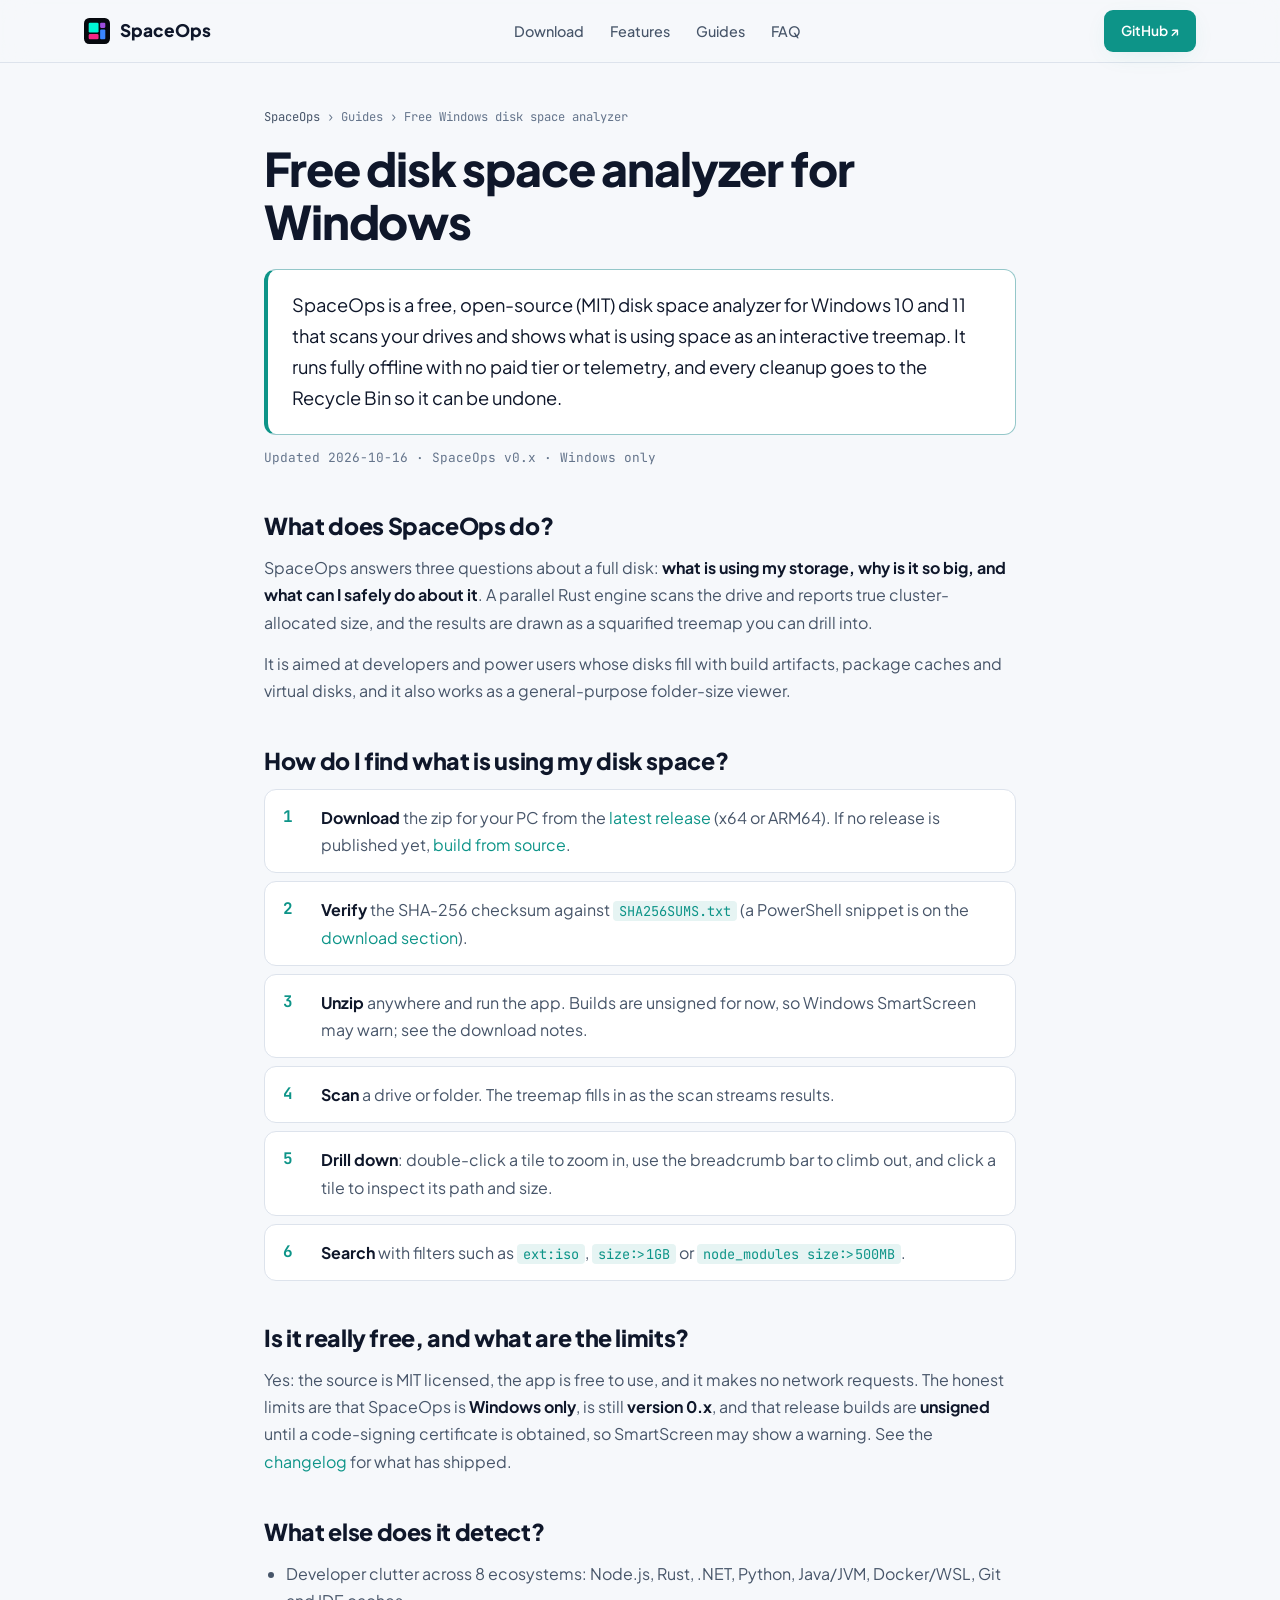
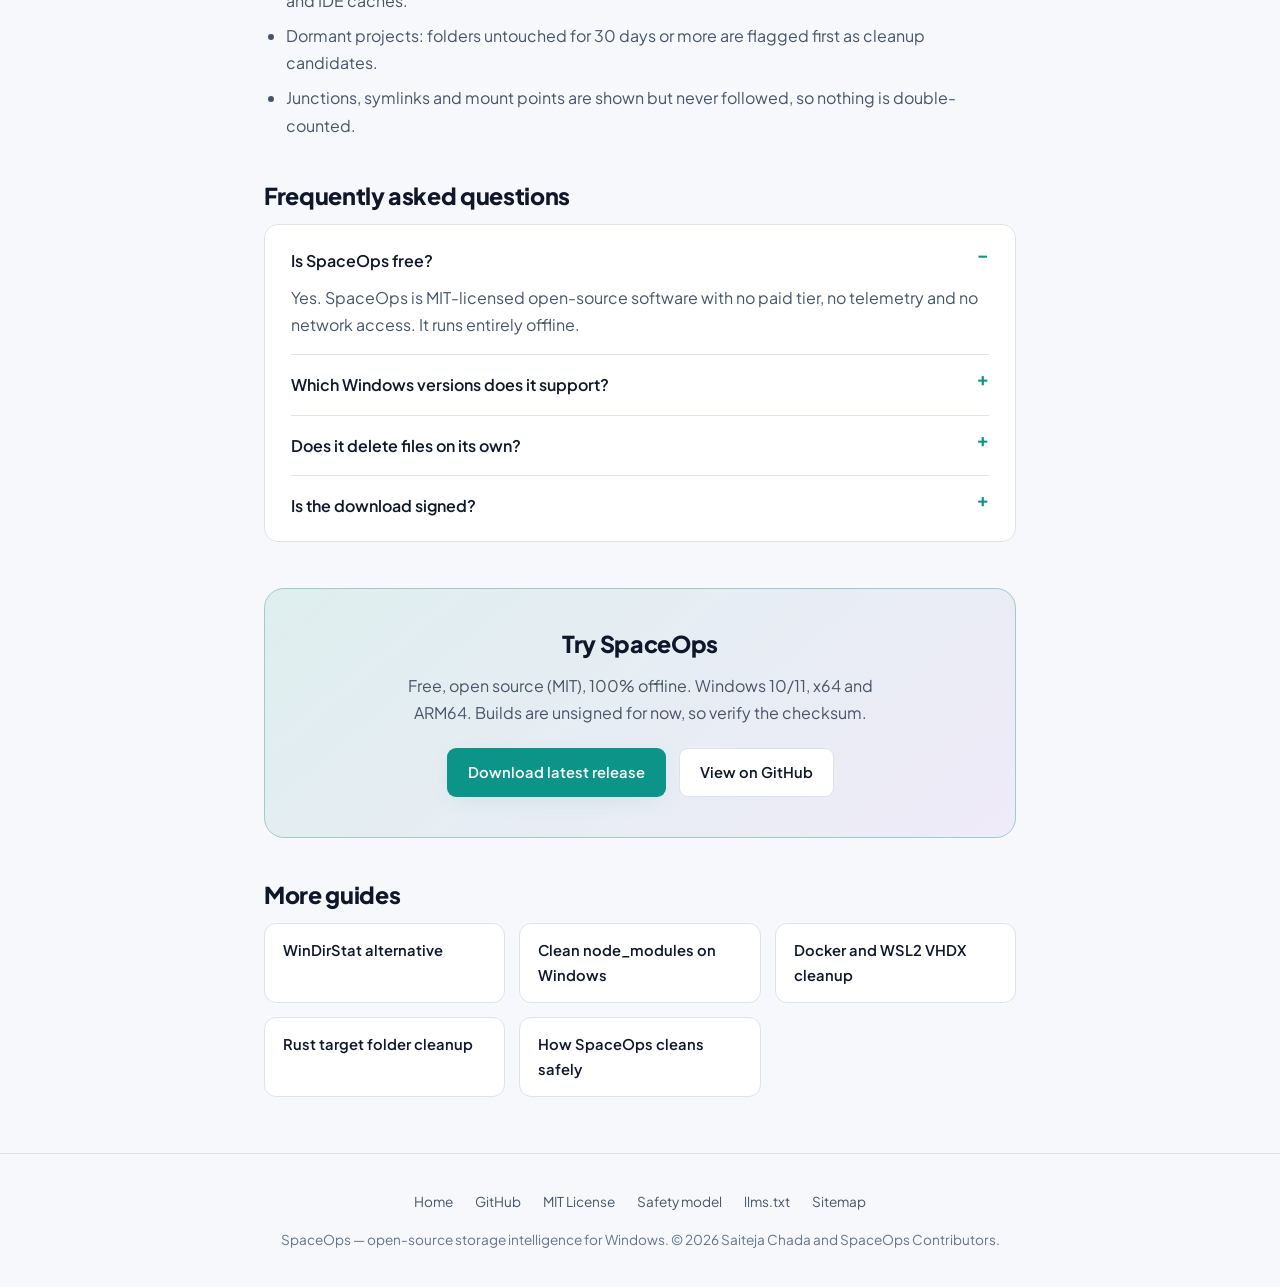
<file: docs-site/free-windows-disk-space-analyzer/index.html>
<!DOCTYPE html>
<html lang="en">
<head>
<meta charset="UTF-8">
<meta name="viewport" content="width=device-width, initial-scale=1.0">
<title>Free Windows Disk Space Analyzer (Open Source) | SpaceOps</title>
<meta name="description" content="SpaceOps is a free, open-source (MIT) disk space analyzer for Windows 10 and 11. See what uses your storage as a treemap and clean it through the Recycle Bin.">
<meta name="author" content="Saiteja Chada">
<meta name="robots" content="index, follow, max-snippet:-1, max-image-preview:large">
<meta name="theme-color" content="#06090e">
<link rel="canonical" href="https://chadasaiteja.github.io/SpaceOps/docs-site/free-windows-disk-space-analyzer/">
<meta property="og:type" content="article">
<meta property="og:site_name" content="SpaceOps">
<meta property="og:title" content="Free Windows Disk Space Analyzer (Open Source) | SpaceOps">
<meta property="og:description" content="SpaceOps is a free, open-source (MIT) disk space analyzer for Windows 10 and 11. See what uses your storage as a treemap and clean it through the Recycle Bin.">
<meta property="og:url" content="https://chadasaiteja.github.io/SpaceOps/docs-site/free-windows-disk-space-analyzer/">
<meta property="og:image" content="https://chadasaiteja.github.io/SpaceOps/og-image.png">
<meta property="og:image:width" content="1200">
<meta property="og:image:height" content="630">
<meta property="og:image:alt" content="SpaceOps logo, a four-tile treemap, with the text: Open-source disk analyzer for Windows">
<meta name="twitter:card" content="summary_large_image">
<meta name="twitter:title" content="Free Windows Disk Space Analyzer (Open Source) | SpaceOps">
<meta name="twitter:description" content="SpaceOps is a free, open-source (MIT) disk space analyzer for Windows 10 and 11. See what uses your storage as a treemap and clean it through the Recycle Bin.">
<meta name="twitter:image" content="https://chadasaiteja.github.io/SpaceOps/og-image.png">
<link rel="icon" href="../../favicon.ico" sizes="any">
<link rel="icon" type="image/svg+xml" href="../../favicon.svg">
<link rel="apple-touch-icon" href="../../apple-touch-icon.png">
<script type="application/ld+json">
{
  "@context": "https://schema.org",
  "@graph": [
    {
      "@type": "TechArticle",
      "headline": "Free disk space analyzer for Windows",
      "description": "SpaceOps is a free, open-source (MIT) disk space analyzer for Windows 10 and 11. See what uses your storage as a treemap and clean it through the Recycle Bin.",
      "abstract": "SpaceOps is a free, open-source (MIT) disk space analyzer for Windows 10 and 11 that scans your drives and shows what is using space as an interactive treemap. It runs fully offline with no paid tier or telemetry, and every cleanup goes to the Recycle Bin so it can be undone.",
      "url": "https://chadasaiteja.github.io/SpaceOps/docs-site/free-windows-disk-space-analyzer/",
      "mainEntityOfPage": "https://chadasaiteja.github.io/SpaceOps/docs-site/free-windows-disk-space-analyzer/",
      "inLanguage": "en",
      "datePublished": "2026-10-16",
      "dateModified": "2026-10-16",
      "image": "https://chadasaiteja.github.io/SpaceOps/og-image.png",
      "author": {
        "@type": "Person",
        "name": "Saiteja Chada",
        "url": "https://github.com/ChadaSaiteja"
      },
      "publisher": {
        "@type": "Person",
        "name": "Saiteja Chada",
        "url": "https://github.com/ChadaSaiteja"
      },
      "about": {
        "@type": "SoftwareApplication",
        "name": "SpaceOps",
        "url": "https://chadasaiteja.github.io/SpaceOps/",
        "applicationCategory": "SystemApplication",
        "operatingSystem": "Windows 10, Windows 11"
      }
    },
    {
      "@type": "FAQPage",
      "mainEntity": [
        {
          "@type": "Question",
          "name": "Is SpaceOps free?",
          "acceptedAnswer": {
            "@type": "Answer",
            "text": "Yes. SpaceOps is MIT-licensed open-source software with no paid tier, no telemetry and no network access. It runs entirely offline."
          }
        },
        {
          "@type": "Question",
          "name": "Which Windows versions does it support?",
          "acceptedAnswer": {
            "@type": "Answer",
            "text": "Windows 10 version 1809 or later, and Windows 11, on x64 or ARM64."
          }
        },
        {
          "@type": "Question",
          "name": "Does it delete files on its own?",
          "acceptedAnswer": {
            "@type": "Answer",
            "text": "No. SpaceOps has no background cleanup. Every action needs your confirmation in the UI, and deletions go to the Recycle Bin so they can be restored."
          }
        },
        {
          "@type": "Question",
          "name": "Is the download signed?",
          "acceptedAnswer": {
            "@type": "Answer",
            "text": "Not yet. Builds are unsigned until a code-signing certificate is obtained, so verify the SHA-256 checksum and expect a SmartScreen prompt."
          }
        }
      ]
    },
    {
      "@type": "BreadcrumbList",
      "itemListElement": [
        {
          "@type": "ListItem",
          "position": 1,
          "name": "SpaceOps",
          "item": "https://chadasaiteja.github.io/SpaceOps/"
        },
        {
          "@type": "ListItem",
          "position": 2,
          "name": "Free Windows disk space analyzer",
          "item": "https://chadasaiteja.github.io/SpaceOps/docs-site/free-windows-disk-space-analyzer/"
        }
      ]
    }
  ]
}
</script>
<link rel="preconnect" href="https://fonts.googleapis.com">
<link rel="preconnect" href="https://fonts.gstatic.com" crossorigin>
<link href="https://fonts.googleapis.com/css2?family=Plus+Jakarta+Sans:wght@400;500;600;700;800&family=JetBrains+Mono:wght@400;500;700&display=swap" rel="stylesheet">
<link rel="stylesheet" href="../site.css">
</head>
<body>
<a class="skip" href="#main">Skip to content</a>
<header>
  <div class="wrap nav">
    <a class="logo" href="../../" aria-label="SpaceOps home"><svg viewBox="0 0 100 100" aria-hidden="true"><rect width="100" height="100" rx="20" fill="#06090e"/><rect x="18" y="18" width="38" height="38" rx="5" fill="#00f5d4"/><rect x="62" y="18" width="20" height="20" rx="4" fill="#9d4edd"/><rect x="62" y="44" width="20" height="38" rx="4" fill="#3a86ff"/><rect x="18" y="62" width="38" height="20" rx="5" fill="#f72585"/></svg>SpaceOps</a>
    <nav aria-label="Primary"><ul>
      <li><a href="../../#download">Download</a></li>
      <li><a href="../../#features">Features</a></li>
      <li><a href="../../#guides">Guides</a></li>
      <li><a href="../../#faq">FAQ</a></li>
    </ul></nav>
    <a class="btn btn-primary btn-sm" href="https://github.com/ChadaSaiteja/SpaceOps" rel="noopener">GitHub &#8599;</a>
  </div>
</header>

<main id="main">
<div class="narrow">
<article>
<p class="crumbs"><a href="../../">SpaceOps</a> &rsaquo; Guides &rsaquo; Free Windows disk space analyzer</p>
<h1>Free disk space analyzer for Windows</h1>
<p class="answer">SpaceOps is a free, open-source (MIT) disk space analyzer for Windows 10 and 11 that scans your drives and shows what is using space as an interactive treemap. It runs fully offline with no paid tier or telemetry, and every cleanup goes to the Recycle Bin so it can be undone.</p>
<p class="updated">Updated 2026-10-16 &middot; SpaceOps v0.x &middot; Windows only</p>

<h2>What does SpaceOps do?</h2>
<p>SpaceOps answers three questions about a full disk: <b>what is using my storage, why is it so big, and what can I safely do about it</b>. A parallel Rust engine scans the drive and reports true cluster-allocated size, and the results are drawn as a squarified treemap you can drill into.</p>
<p>It is aimed at developers and power users whose disks fill with build artifacts, package caches and virtual disks, and it also works as a general-purpose folder-size viewer.</p>

<h2>How do I find what is using my disk space?</h2>
<ol class="howto">
<li><b>Download</b> the zip for your PC from the <a href="https://github.com/ChadaSaiteja/SpaceOps/releases/latest">latest release</a> (x64 or ARM64). If no release is published yet, <a href="../../#build">build from source</a>.</li>
<li><b>Verify</b> the SHA-256 checksum against <code>SHA256SUMS.txt</code> (a PowerShell snippet is on the <a href="../../#download">download section</a>).</li>
<li><b>Unzip</b> anywhere and run the app. Builds are unsigned for now, so Windows SmartScreen may warn; see the download notes.</li>
<li><b>Scan</b> a drive or folder. The treemap fills in as the scan streams results.</li>
<li><b>Drill down</b>: double-click a tile to zoom in, use the breadcrumb bar to climb out, and click a tile to inspect its path and size.</li>
<li><b>Search</b> with filters such as <code>ext:iso</code>, <code>size:&gt;1GB</code> or <code>node_modules size:&gt;500MB</code>.</li>
</ol>

<h2>Is it really free, and what are the limits?</h2>
<p>Yes: the source is MIT licensed, the app is free to use, and it makes no network requests. The honest limits are that SpaceOps is <b>Windows only</b>, is still <b>version 0.x</b>, and that release builds are <b>unsigned</b> until a code-signing certificate is obtained, so SmartScreen may show a warning. See the <a href="https://github.com/ChadaSaiteja/SpaceOps/blob/main/CHANGELOG.md">changelog</a> for what has shipped.</p>

<h2>What else does it detect?</h2>
<ul>
<li>Developer clutter across 8 ecosystems: Node.js, Rust, .NET, Python, Java/JVM, Docker/WSL, Git and IDE caches.</li>
<li>Dormant projects: folders untouched for 30 days or more are flagged first as cleanup candidates.</li>
<li>Junctions, symlinks and mount points are shown but never followed, so nothing is double-counted.</li>
</ul>

<h2>Frequently asked questions</h2>
<div class="faq">
<details open><summary>Is SpaceOps free?</summary><p>Yes. SpaceOps is MIT-licensed open-source software with no paid tier, no telemetry and no network access. It runs entirely offline.</p></details>
<details><summary>Which Windows versions does it support?</summary><p>Windows 10 version 1809 or later, and Windows 11, on x64 or ARM64.</p></details>
<details><summary>Does it delete files on its own?</summary><p>No. SpaceOps has no background cleanup. Every action needs your confirmation in the UI, and deletions go to the Recycle Bin so they can be restored.</p></details>
<details><summary>Is the download signed?</summary><p>Not yet. Builds are unsigned until a code-signing certificate is obtained, so verify the SHA-256 checksum and expect a SmartScreen prompt.</p></details>
</div>

<div class="cta-box">
<h2>Try SpaceOps</h2>
<p>Free, open source (MIT), 100% offline. Windows 10/11, x64 and ARM64. Builds are unsigned for now, so verify the checksum.</p>
<div class="cta">
<a class="btn btn-primary" href="../../#download">Download latest release</a>
<a class="btn btn-ghost" href="https://github.com/ChadaSaiteja/SpaceOps" rel="noopener">View on GitHub</a>
</div>
</div>

<h2>More guides</h2>
<div class="related">
<a href="../windirstat-alternative/">WinDirStat alternative</a>
<a href="../clean-node-modules-windows/">Clean node_modules on Windows</a>
<a href="../docker-wsl2-vhdx-cleanup-windows/">Docker and WSL2 VHDX cleanup</a>
<a href="../cargo-target-cleanup-windows/">Rust target folder cleanup</a>
<a href="../how-spaceops-cleans-safely/">How SpaceOps cleans safely</a>
</div>
</article>
</div>
</main>

<footer>
  <div class="wrap">
    <div class="f-links">
      <a href="../../">Home</a>
      <a href="https://github.com/ChadaSaiteja/SpaceOps">GitHub</a>
      <a href="https://github.com/ChadaSaiteja/SpaceOps/blob/main/LICENSE">MIT License</a>
      <a href="https://github.com/ChadaSaiteja/SpaceOps/blob/main/docs/safety-model.md">Safety model</a>
      <a href="../../llms.txt">llms.txt</a>
      <a href="../../sitemap.xml">Sitemap</a>
    </div>
    <p>SpaceOps &mdash; open-source storage intelligence for Windows. &copy; 2026 Saiteja Chada and SpaceOps Contributors.</p>
  </div>
</footer>
</body>
</html>
</file>
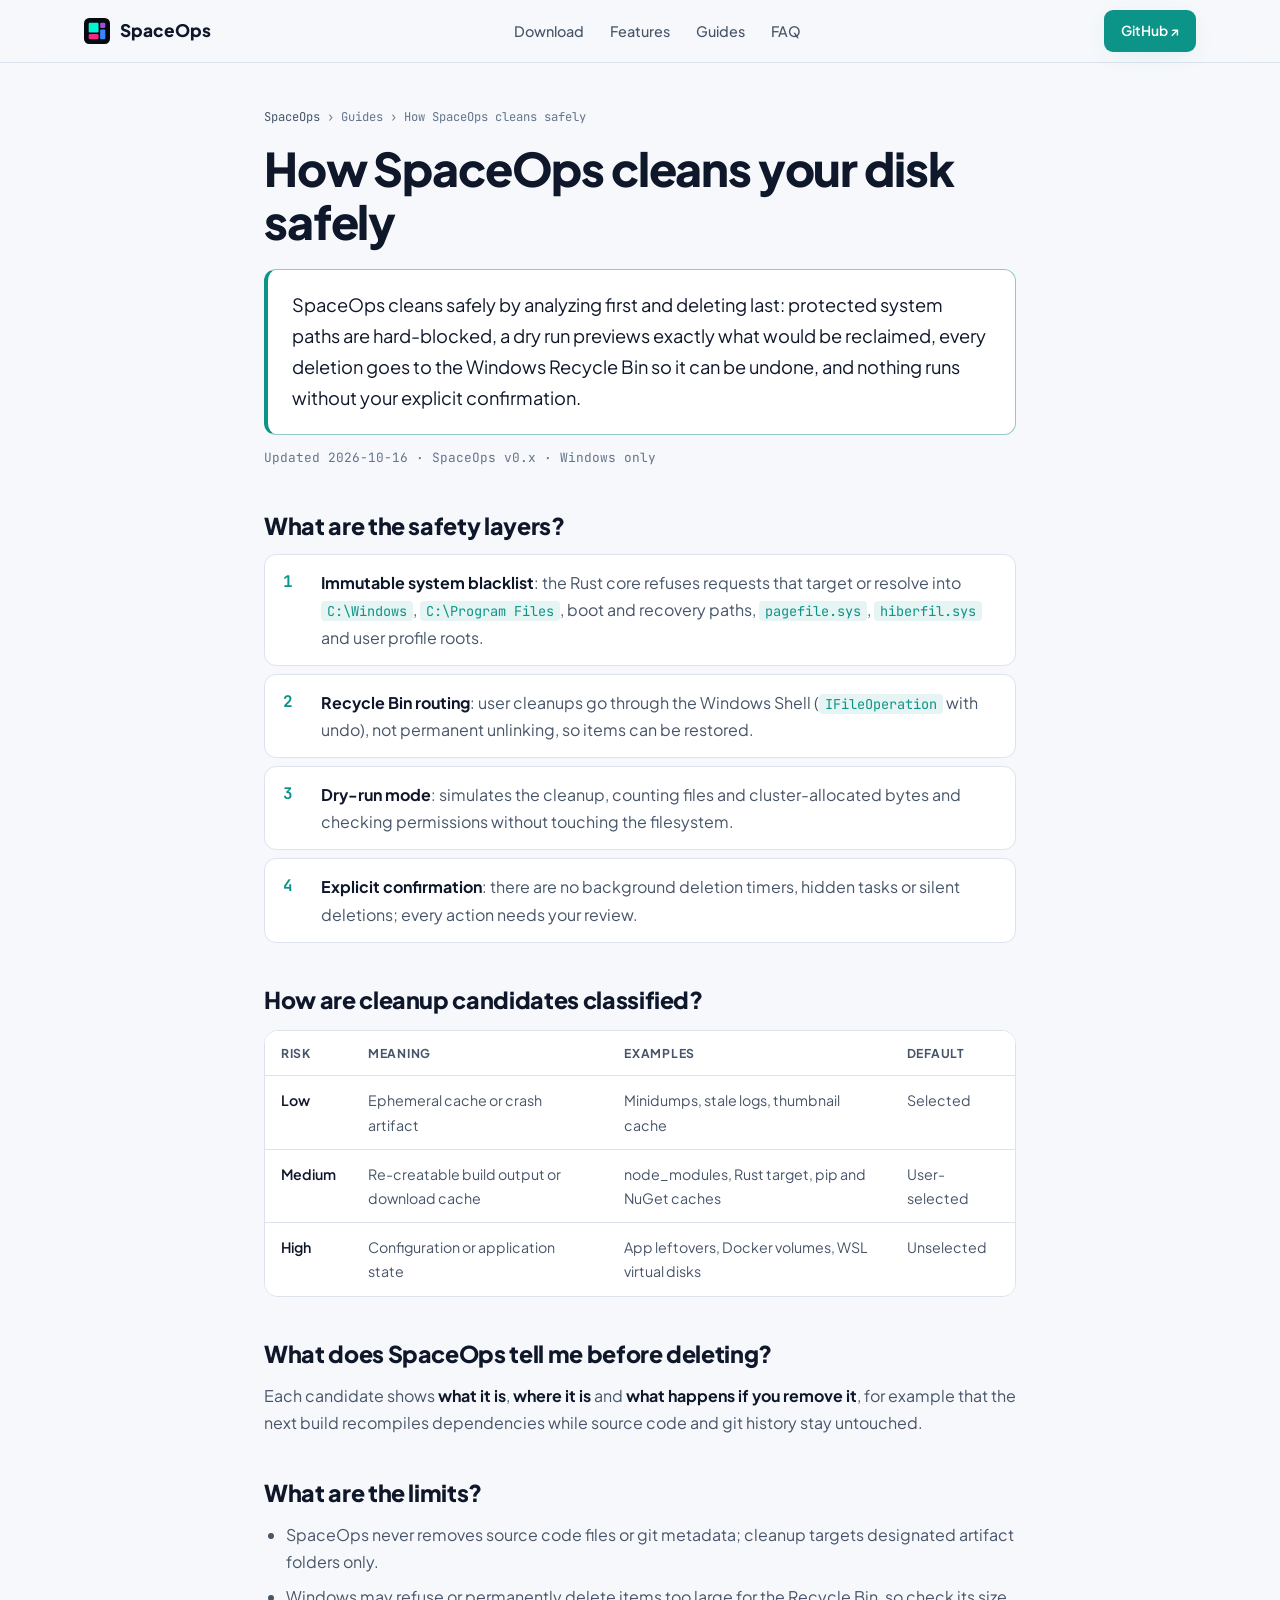
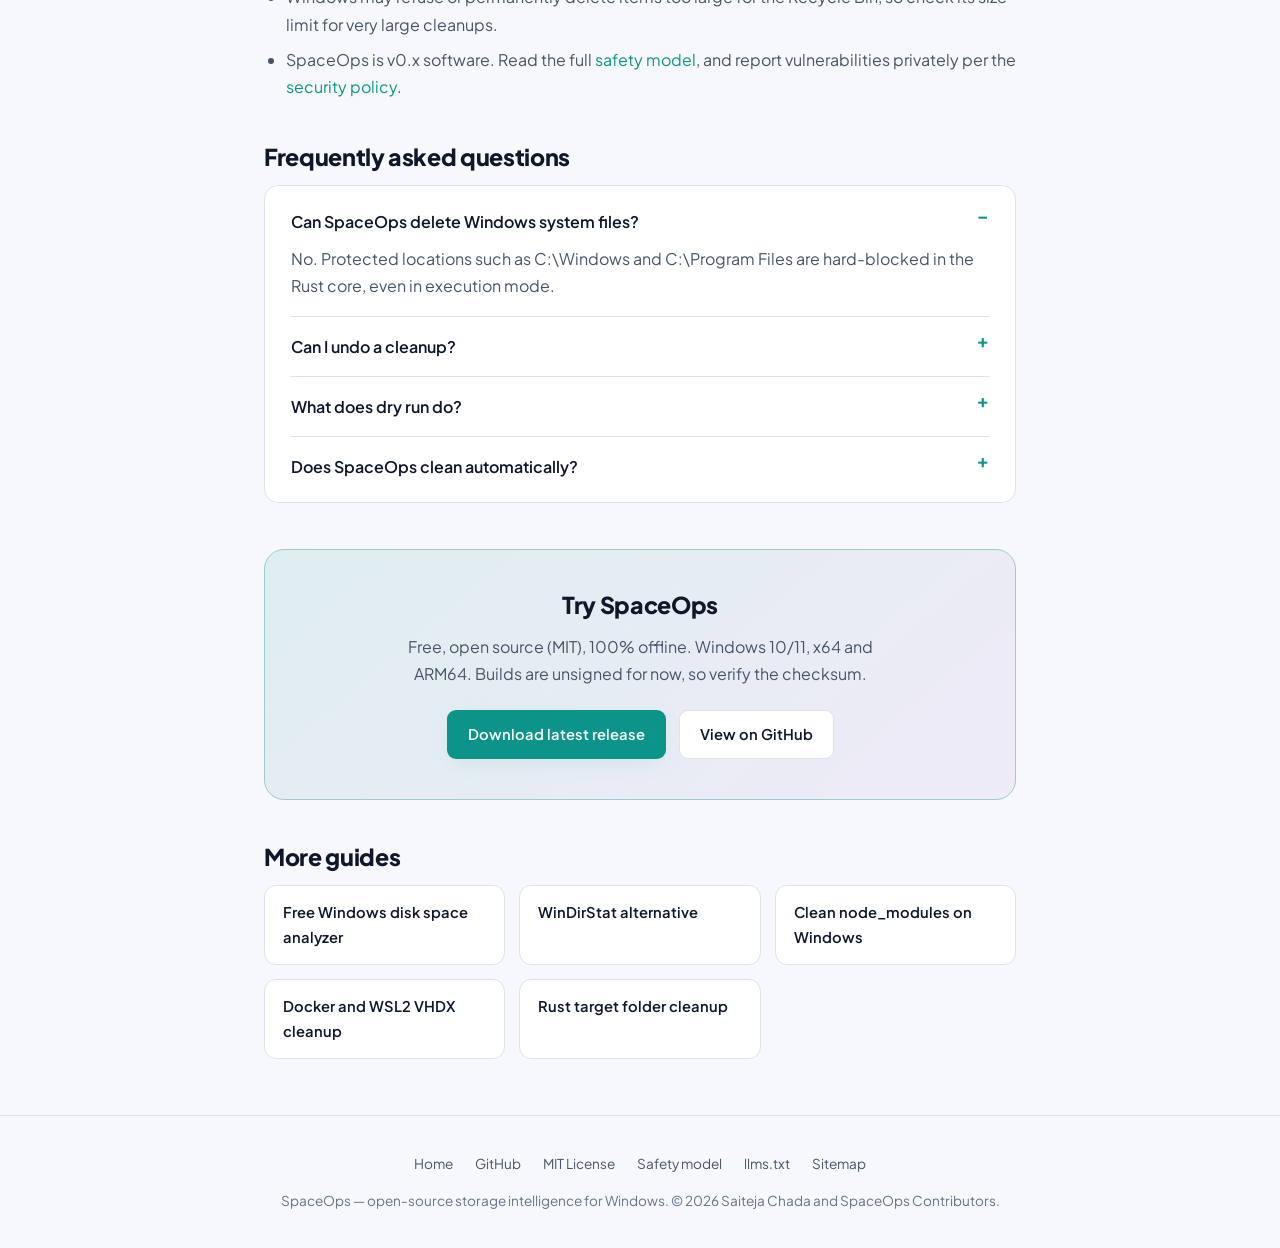
<file: docs-site/how-spaceops-cleans-safely/index.html>
<!DOCTYPE html>
<html lang="en">
<head>
<meta charset="UTF-8">
<meta name="viewport" content="width=device-width, initial-scale=1.0">
<title>How SpaceOps Cleans Safely: Blacklist, Dry Run, Recycle Bin</title>
<meta name="description" content="SpaceOps analyzes first and deletes last: a hard system-path blacklist, dry-run preview, Recycle Bin routing and explicit confirmation protect your files.">
<meta name="author" content="Saiteja Chada">
<meta name="robots" content="index, follow, max-snippet:-1, max-image-preview:large">
<meta name="theme-color" content="#06090e">
<link rel="canonical" href="https://chadasaiteja.github.io/SpaceOps/docs-site/how-spaceops-cleans-safely/">
<meta property="og:type" content="article">
<meta property="og:site_name" content="SpaceOps">
<meta property="og:title" content="How SpaceOps Cleans Safely: Blacklist, Dry Run, Recycle Bin">
<meta property="og:description" content="SpaceOps analyzes first and deletes last: a hard system-path blacklist, dry-run preview, Recycle Bin routing and explicit confirmation protect your files.">
<meta property="og:url" content="https://chadasaiteja.github.io/SpaceOps/docs-site/how-spaceops-cleans-safely/">
<meta property="og:image" content="https://chadasaiteja.github.io/SpaceOps/og-image.png">
<meta property="og:image:width" content="1200">
<meta property="og:image:height" content="630">
<meta property="og:image:alt" content="SpaceOps logo, a four-tile treemap, with the text: Open-source disk analyzer for Windows">
<meta name="twitter:card" content="summary_large_image">
<meta name="twitter:title" content="How SpaceOps Cleans Safely: Blacklist, Dry Run, Recycle Bin">
<meta name="twitter:description" content="SpaceOps analyzes first and deletes last: a hard system-path blacklist, dry-run preview, Recycle Bin routing and explicit confirmation protect your files.">
<meta name="twitter:image" content="https://chadasaiteja.github.io/SpaceOps/og-image.png">
<link rel="icon" href="../../favicon.ico" sizes="any">
<link rel="icon" type="image/svg+xml" href="../../favicon.svg">
<link rel="apple-touch-icon" href="../../apple-touch-icon.png">
<script type="application/ld+json">
{
  "@context": "https://schema.org",
  "@graph": [
    {
      "@type": "TechArticle",
      "headline": "How SpaceOps cleans your disk safely",
      "description": "SpaceOps analyzes first and deletes last: a hard system-path blacklist, dry-run preview, Recycle Bin routing and explicit confirmation protect your files.",
      "abstract": "SpaceOps cleans safely by analyzing first and deleting last: protected system paths are hard-blocked, a dry run previews exactly what would be reclaimed, every deletion goes to the Windows Recycle Bin so it can be undone, and nothing runs without your explicit confirmation.",
      "url": "https://chadasaiteja.github.io/SpaceOps/docs-site/how-spaceops-cleans-safely/",
      "mainEntityOfPage": "https://chadasaiteja.github.io/SpaceOps/docs-site/how-spaceops-cleans-safely/",
      "inLanguage": "en",
      "datePublished": "2026-10-16",
      "dateModified": "2026-10-16",
      "image": "https://chadasaiteja.github.io/SpaceOps/og-image.png",
      "author": {
        "@type": "Person",
        "name": "Saiteja Chada",
        "url": "https://github.com/ChadaSaiteja"
      },
      "publisher": {
        "@type": "Person",
        "name": "Saiteja Chada",
        "url": "https://github.com/ChadaSaiteja"
      },
      "about": {
        "@type": "SoftwareApplication",
        "name": "SpaceOps",
        "url": "https://chadasaiteja.github.io/SpaceOps/",
        "applicationCategory": "SystemApplication",
        "operatingSystem": "Windows 10, Windows 11"
      }
    },
    {
      "@type": "FAQPage",
      "mainEntity": [
        {
          "@type": "Question",
          "name": "Can SpaceOps delete Windows system files?",
          "acceptedAnswer": {
            "@type": "Answer",
            "text": "No. Protected locations such as C:\\Windows and C:\\Program Files are hard-blocked in the Rust core, even in execution mode."
          }
        },
        {
          "@type": "Question",
          "name": "Can I undo a cleanup?",
          "acceptedAnswer": {
            "@type": "Answer",
            "text": "Yes. Deletions are routed to the Recycle Bin, so restore the items from there."
          }
        },
        {
          "@type": "Question",
          "name": "What does dry run do?",
          "acceptedAnswer": {
            "@type": "Answer",
            "text": "It computes the file count and size that would be reclaimed and validates permissions, without modifying anything."
          }
        },
        {
          "@type": "Question",
          "name": "Does SpaceOps clean automatically?",
          "acceptedAnswer": {
            "@type": "Answer",
            "text": "No. There are no automated background deletions; every action needs your confirmation."
          }
        }
      ]
    },
    {
      "@type": "BreadcrumbList",
      "itemListElement": [
        {
          "@type": "ListItem",
          "position": 1,
          "name": "SpaceOps",
          "item": "https://chadasaiteja.github.io/SpaceOps/"
        },
        {
          "@type": "ListItem",
          "position": 2,
          "name": "How SpaceOps cleans safely",
          "item": "https://chadasaiteja.github.io/SpaceOps/docs-site/how-spaceops-cleans-safely/"
        }
      ]
    }
  ]
}
</script>
<link rel="preconnect" href="https://fonts.googleapis.com">
<link rel="preconnect" href="https://fonts.gstatic.com" crossorigin>
<link href="https://fonts.googleapis.com/css2?family=Plus+Jakarta+Sans:wght@400;500;600;700;800&family=JetBrains+Mono:wght@400;500;700&display=swap" rel="stylesheet">
<link rel="stylesheet" href="../site.css">
</head>
<body>
<a class="skip" href="#main">Skip to content</a>
<header>
  <div class="wrap nav">
    <a class="logo" href="../../" aria-label="SpaceOps home"><svg viewBox="0 0 100 100" aria-hidden="true"><rect width="100" height="100" rx="20" fill="#06090e"/><rect x="18" y="18" width="38" height="38" rx="5" fill="#00f5d4"/><rect x="62" y="18" width="20" height="20" rx="4" fill="#9d4edd"/><rect x="62" y="44" width="20" height="38" rx="4" fill="#3a86ff"/><rect x="18" y="62" width="38" height="20" rx="5" fill="#f72585"/></svg>SpaceOps</a>
    <nav aria-label="Primary"><ul>
      <li><a href="../../#download">Download</a></li>
      <li><a href="../../#features">Features</a></li>
      <li><a href="../../#guides">Guides</a></li>
      <li><a href="../../#faq">FAQ</a></li>
    </ul></nav>
    <a class="btn btn-primary btn-sm" href="https://github.com/ChadaSaiteja/SpaceOps" rel="noopener">GitHub &#8599;</a>
  </div>
</header>

<main id="main">
<div class="narrow">
<article>
<p class="crumbs"><a href="../../">SpaceOps</a> &rsaquo; Guides &rsaquo; How SpaceOps cleans safely</p>
<h1>How SpaceOps cleans your disk safely</h1>
<p class="answer">SpaceOps cleans safely by analyzing first and deleting last: protected system paths are hard-blocked, a dry run previews exactly what would be reclaimed, every deletion goes to the Windows Recycle Bin so it can be undone, and nothing runs without your explicit confirmation.</p>
<p class="updated">Updated 2026-10-16 &middot; SpaceOps v0.x &middot; Windows only</p>

<h2>What are the safety layers?</h2>
<ol class="howto">
<li><b>Immutable system blacklist</b>: the Rust core refuses requests that target or resolve into <code>C:\Windows</code>, <code>C:\Program Files</code>, boot and recovery paths, <code>pagefile.sys</code>, <code>hiberfil.sys</code> and user profile roots.</li>
<li><b>Recycle Bin routing</b>: user cleanups go through the Windows Shell (<code>IFileOperation</code> with undo), not permanent unlinking, so items can be restored.</li>
<li><b>Dry-run mode</b>: simulates the cleanup, counting files and cluster-allocated bytes and checking permissions without touching the filesystem.</li>
<li><b>Explicit confirmation</b>: there are no background deletion timers, hidden tasks or silent deletions; every action needs your review.</li>
</ol>

<h2>How are cleanup candidates classified?</h2>
<div class="tbl-wrap"><table>
<thead><tr><th>Risk</th><th>Meaning</th><th>Examples</th><th>Default</th></tr></thead>
<tbody>
<tr><td>Low</td><td>Ephemeral cache or crash artifact</td><td>Minidumps, stale logs, thumbnail cache</td><td>Selected</td></tr>
<tr><td>Medium</td><td>Re-creatable build output or download cache</td><td>node_modules, Rust target, pip and NuGet caches</td><td>User-selected</td></tr>
<tr><td>High</td><td>Configuration or application state</td><td>App leftovers, Docker volumes, WSL virtual disks</td><td>Unselected</td></tr>
</tbody></table></div>

<h2>What does SpaceOps tell me before deleting?</h2>
<p>Each candidate shows <b>what it is</b>, <b>where it is</b> and <b>what happens if you remove it</b>, for example that the next build recompiles dependencies while source code and git history stay untouched.</p>

<h2>What are the limits?</h2>
<ul>
<li>SpaceOps never removes source code files or git metadata; cleanup targets designated artifact folders only.</li>
<li>Windows may refuse or permanently delete items too large for the Recycle Bin, so check its size limit for very large cleanups.</li>
<li>SpaceOps is v0.x software. Read the full <a href="https://github.com/ChadaSaiteja/SpaceOps/blob/main/docs/safety-model.md">safety model</a>, and report vulnerabilities privately per the <a href="https://github.com/ChadaSaiteja/SpaceOps/blob/main/SECURITY.md">security policy</a>.</li>
</ul>

<h2>Frequently asked questions</h2>
<div class="faq">
<details open><summary>Can SpaceOps delete Windows system files?</summary><p>No. Protected locations such as C:\Windows and C:\Program Files are hard-blocked in the Rust core, even in execution mode.</p></details>
<details><summary>Can I undo a cleanup?</summary><p>Yes. Deletions are routed to the Recycle Bin, so restore the items from there.</p></details>
<details><summary>What does dry run do?</summary><p>It computes the file count and size that would be reclaimed and validates permissions, without modifying anything.</p></details>
<details><summary>Does SpaceOps clean automatically?</summary><p>No. There are no automated background deletions; every action needs your confirmation.</p></details>
</div>

<div class="cta-box">
<h2>Try SpaceOps</h2>
<p>Free, open source (MIT), 100% offline. Windows 10/11, x64 and ARM64. Builds are unsigned for now, so verify the checksum.</p>
<div class="cta">
<a class="btn btn-primary" href="../../#download">Download latest release</a>
<a class="btn btn-ghost" href="https://github.com/ChadaSaiteja/SpaceOps" rel="noopener">View on GitHub</a>
</div>
</div>

<h2>More guides</h2>
<div class="related">
<a href="../free-windows-disk-space-analyzer/">Free Windows disk space analyzer</a>
<a href="../windirstat-alternative/">WinDirStat alternative</a>
<a href="../clean-node-modules-windows/">Clean node_modules on Windows</a>
<a href="../docker-wsl2-vhdx-cleanup-windows/">Docker and WSL2 VHDX cleanup</a>
<a href="../cargo-target-cleanup-windows/">Rust target folder cleanup</a>
</div>
</article>
</div>
</main>

<footer>
  <div class="wrap">
    <div class="f-links">
      <a href="../../">Home</a>
      <a href="https://github.com/ChadaSaiteja/SpaceOps">GitHub</a>
      <a href="https://github.com/ChadaSaiteja/SpaceOps/blob/main/LICENSE">MIT License</a>
      <a href="https://github.com/ChadaSaiteja/SpaceOps/blob/main/docs/safety-model.md">Safety model</a>
      <a href="../../llms.txt">llms.txt</a>
      <a href="../../sitemap.xml">Sitemap</a>
    </div>
    <p>SpaceOps &mdash; open-source storage intelligence for Windows. &copy; 2026 Saiteja Chada and SpaceOps Contributors.</p>
  </div>
</footer>
</body>
</html>
</file>
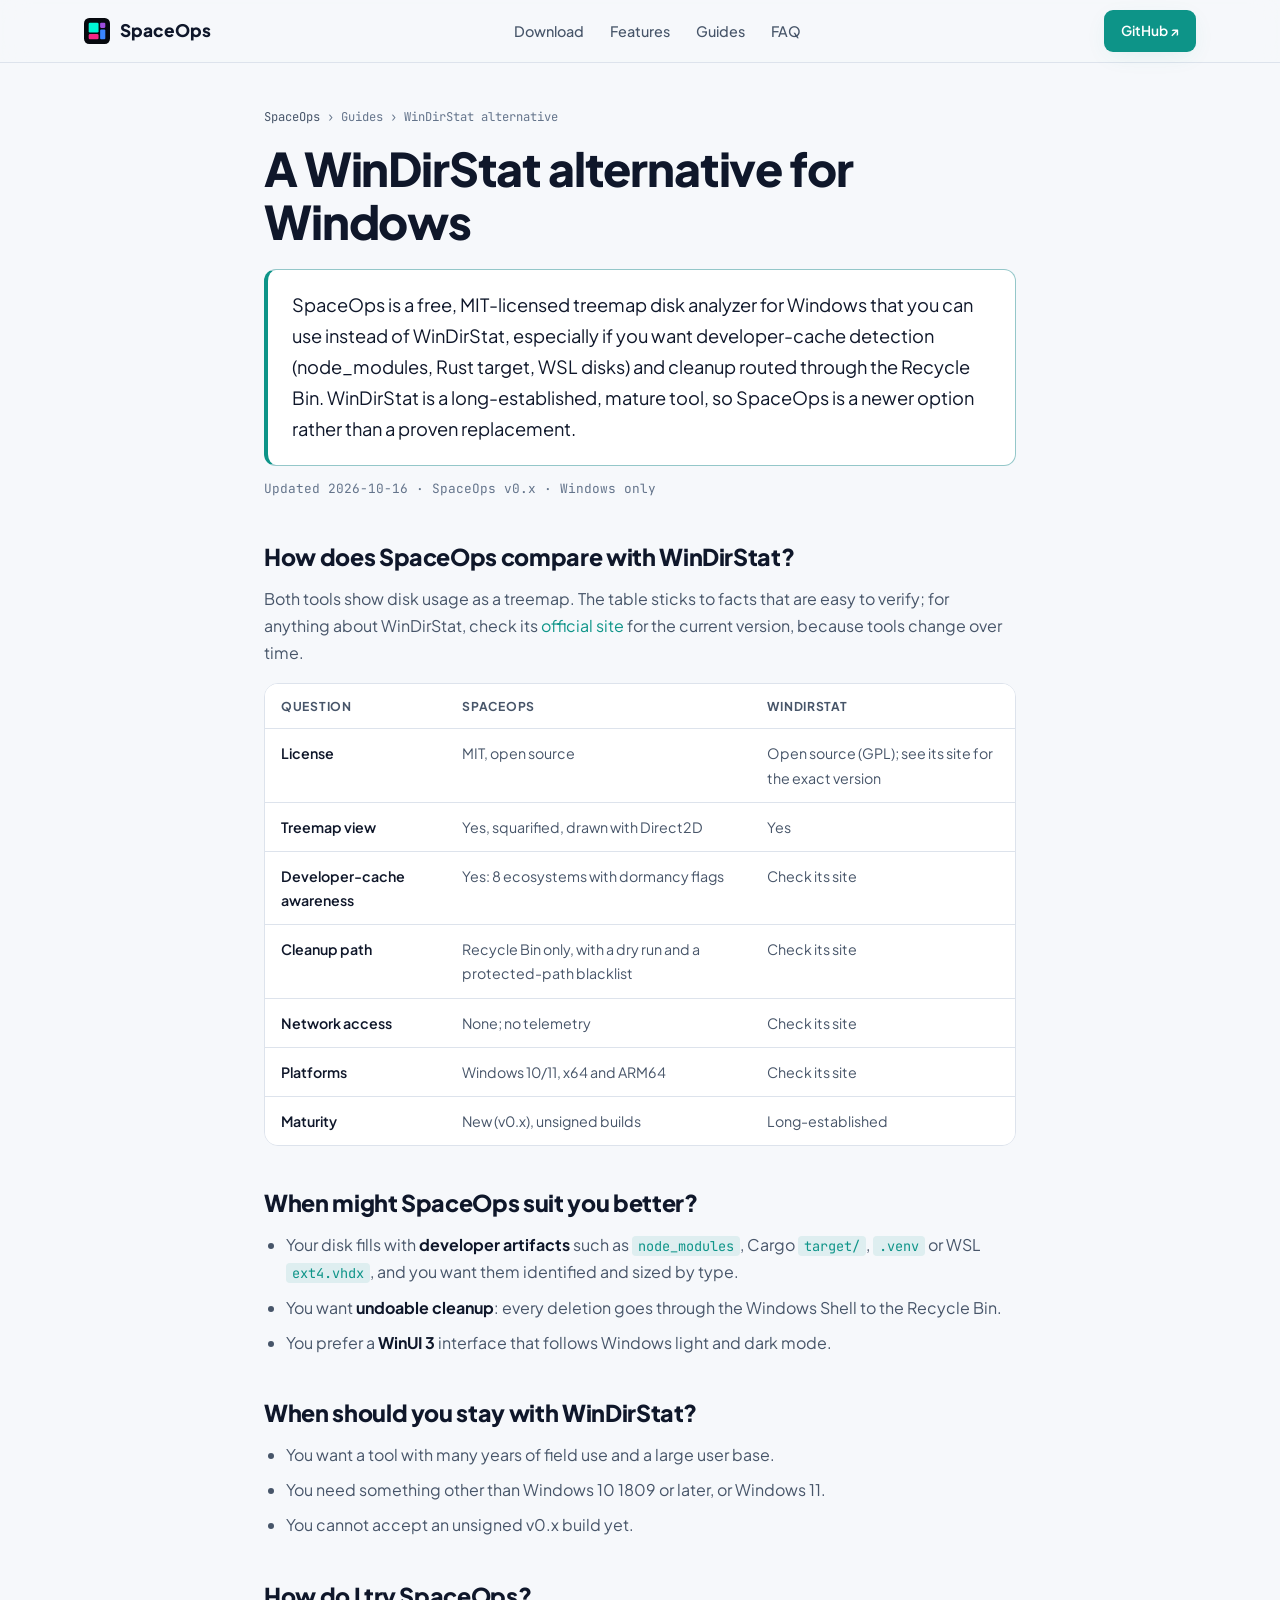
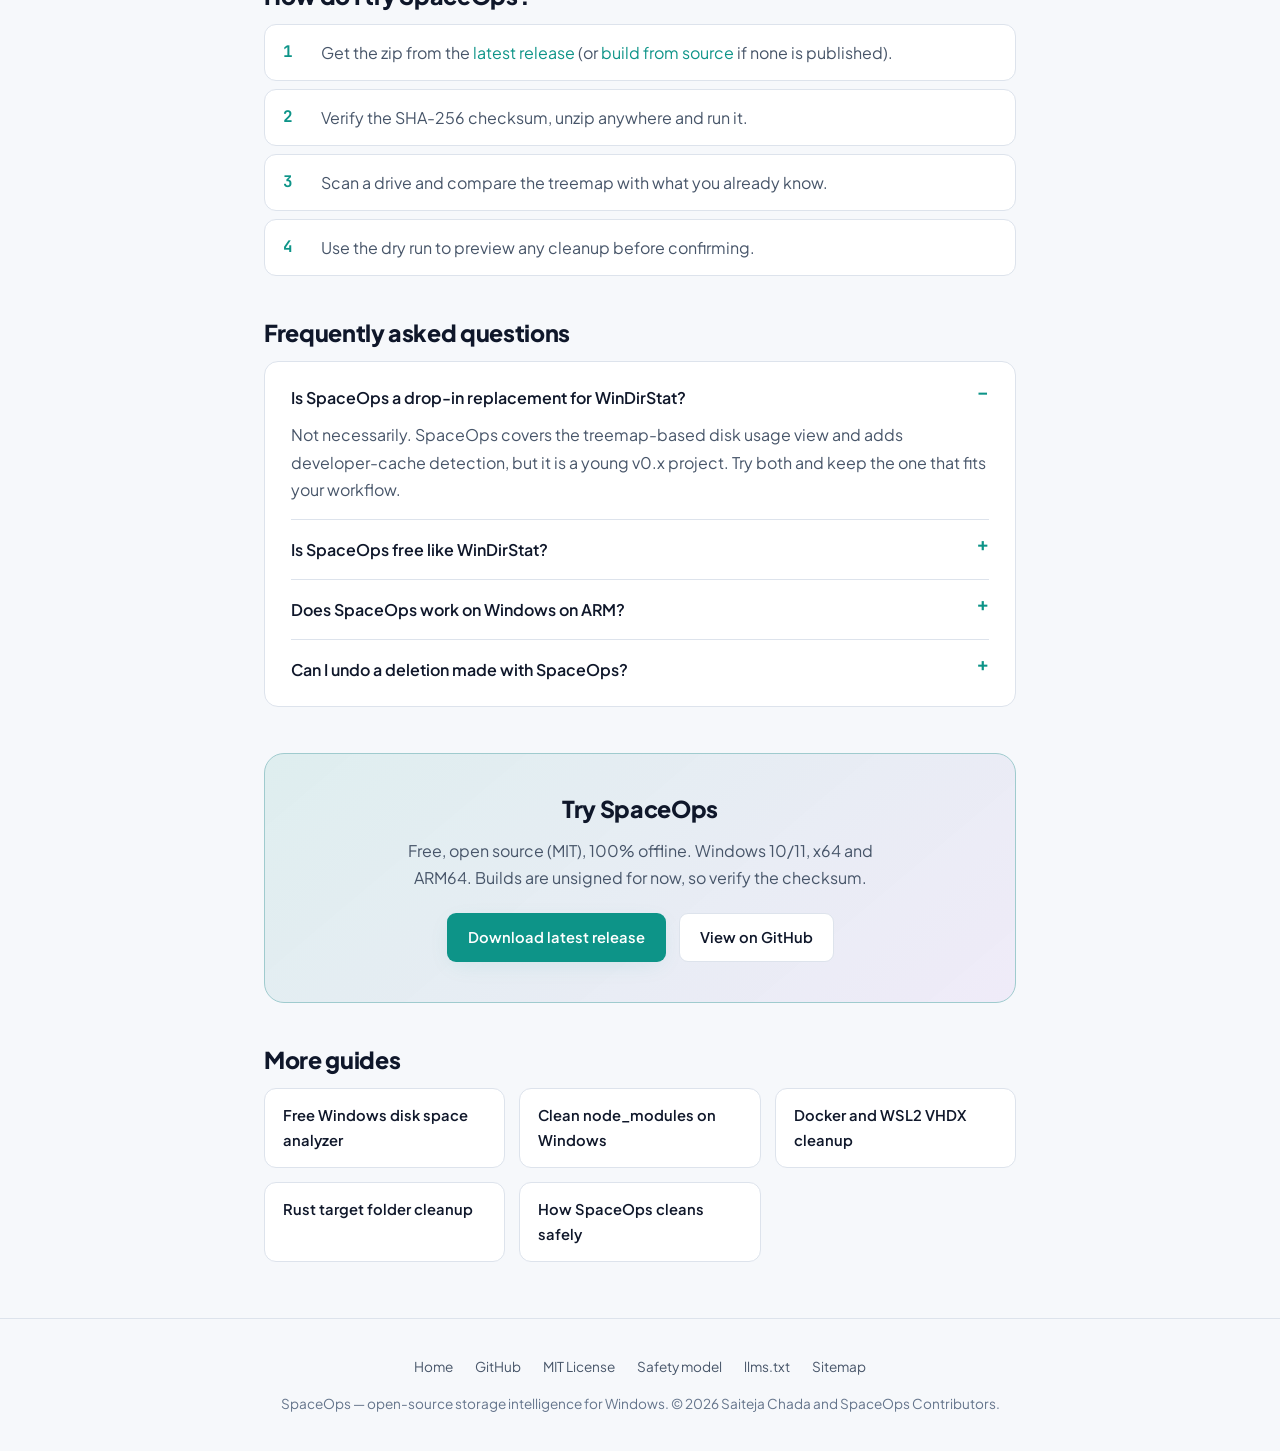
<file: docs-site/windirstat-alternative/index.html>
<!DOCTYPE html>
<html lang="en">
<head>
<meta charset="UTF-8">
<meta name="viewport" content="width=device-width, initial-scale=1.0">
<title>WinDirStat Alternative for Windows 10/11 | SpaceOps</title>
<meta name="description" content="Looking for a WinDirStat alternative? SpaceOps is a free, MIT-licensed treemap disk analyzer for Windows with developer-clutter detection and Recycle Bin cleanup.">
<meta name="author" content="Saiteja Chada">
<meta name="robots" content="index, follow, max-snippet:-1, max-image-preview:large">
<meta name="theme-color" content="#06090e">
<link rel="canonical" href="https://chadasaiteja.github.io/SpaceOps/docs-site/windirstat-alternative/">
<meta property="og:type" content="article">
<meta property="og:site_name" content="SpaceOps">
<meta property="og:title" content="WinDirStat Alternative for Windows 10/11 | SpaceOps">
<meta property="og:description" content="Looking for a WinDirStat alternative? SpaceOps is a free, MIT-licensed treemap disk analyzer for Windows with developer-clutter detection and Recycle Bin cleanup.">
<meta property="og:url" content="https://chadasaiteja.github.io/SpaceOps/docs-site/windirstat-alternative/">
<meta property="og:image" content="https://chadasaiteja.github.io/SpaceOps/og-image.png">
<meta property="og:image:width" content="1200">
<meta property="og:image:height" content="630">
<meta property="og:image:alt" content="SpaceOps logo, a four-tile treemap, with the text: Open-source disk analyzer for Windows">
<meta name="twitter:card" content="summary_large_image">
<meta name="twitter:title" content="WinDirStat Alternative for Windows 10/11 | SpaceOps">
<meta name="twitter:description" content="Looking for a WinDirStat alternative? SpaceOps is a free, MIT-licensed treemap disk analyzer for Windows with developer-clutter detection and Recycle Bin cleanup.">
<meta name="twitter:image" content="https://chadasaiteja.github.io/SpaceOps/og-image.png">
<link rel="icon" href="../../favicon.ico" sizes="any">
<link rel="icon" type="image/svg+xml" href="../../favicon.svg">
<link rel="apple-touch-icon" href="../../apple-touch-icon.png">
<script type="application/ld+json">
{
  "@context": "https://schema.org",
  "@graph": [
    {
      "@type": "TechArticle",
      "headline": "A WinDirStat alternative for Windows",
      "description": "Looking for a WinDirStat alternative? SpaceOps is a free, MIT-licensed treemap disk analyzer for Windows with developer-clutter detection and Recycle Bin cleanup.",
      "abstract": "SpaceOps is a free, MIT-licensed treemap disk analyzer for Windows that you can use instead of WinDirStat, especially if you want developer-cache detection (node_modules, Rust target, WSL disks) and cleanup routed through the Recycle Bin. WinDirStat is a long-established, mature tool, so SpaceOps is a newer option rather than a proven replacement.",
      "url": "https://chadasaiteja.github.io/SpaceOps/docs-site/windirstat-alternative/",
      "mainEntityOfPage": "https://chadasaiteja.github.io/SpaceOps/docs-site/windirstat-alternative/",
      "inLanguage": "en",
      "datePublished": "2026-10-16",
      "dateModified": "2026-10-16",
      "image": "https://chadasaiteja.github.io/SpaceOps/og-image.png",
      "author": {
        "@type": "Person",
        "name": "Saiteja Chada",
        "url": "https://github.com/ChadaSaiteja"
      },
      "publisher": {
        "@type": "Person",
        "name": "Saiteja Chada",
        "url": "https://github.com/ChadaSaiteja"
      },
      "about": {
        "@type": "SoftwareApplication",
        "name": "SpaceOps",
        "url": "https://chadasaiteja.github.io/SpaceOps/",
        "applicationCategory": "SystemApplication",
        "operatingSystem": "Windows 10, Windows 11"
      }
    },
    {
      "@type": "FAQPage",
      "mainEntity": [
        {
          "@type": "Question",
          "name": "Is SpaceOps a drop-in replacement for WinDirStat?",
          "acceptedAnswer": {
            "@type": "Answer",
            "text": "Not necessarily. SpaceOps covers the treemap-based disk usage view and adds developer-cache detection, but it is a young v0.x project. Try both and keep the one that fits your workflow."
          }
        },
        {
          "@type": "Question",
          "name": "Is SpaceOps free like WinDirStat?",
          "acceptedAnswer": {
            "@type": "Answer",
            "text": "SpaceOps is free and MIT licensed. For WinDirStat's current licensing, check its official site."
          }
        },
        {
          "@type": "Question",
          "name": "Does SpaceOps work on Windows on ARM?",
          "acceptedAnswer": {
            "@type": "Answer",
            "text": "Yes, an ARM64 build is planned as part of each release alongside x64."
          }
        },
        {
          "@type": "Question",
          "name": "Can I undo a deletion made with SpaceOps?",
          "acceptedAnswer": {
            "@type": "Answer",
            "text": "Yes, restore it from the Recycle Bin. Windows may permanently delete items too large for the Recycle Bin, so check its size limit before large cleanups."
          }
        }
      ]
    },
    {
      "@type": "BreadcrumbList",
      "itemListElement": [
        {
          "@type": "ListItem",
          "position": 1,
          "name": "SpaceOps",
          "item": "https://chadasaiteja.github.io/SpaceOps/"
        },
        {
          "@type": "ListItem",
          "position": 2,
          "name": "WinDirStat alternative",
          "item": "https://chadasaiteja.github.io/SpaceOps/docs-site/windirstat-alternative/"
        }
      ]
    }
  ]
}
</script>
<link rel="preconnect" href="https://fonts.googleapis.com">
<link rel="preconnect" href="https://fonts.gstatic.com" crossorigin>
<link href="https://fonts.googleapis.com/css2?family=Plus+Jakarta+Sans:wght@400;500;600;700;800&family=JetBrains+Mono:wght@400;500;700&display=swap" rel="stylesheet">
<link rel="stylesheet" href="../site.css">
</head>
<body>
<a class="skip" href="#main">Skip to content</a>
<header>
  <div class="wrap nav">
    <a class="logo" href="../../" aria-label="SpaceOps home"><svg viewBox="0 0 100 100" aria-hidden="true"><rect width="100" height="100" rx="20" fill="#06090e"/><rect x="18" y="18" width="38" height="38" rx="5" fill="#00f5d4"/><rect x="62" y="18" width="20" height="20" rx="4" fill="#9d4edd"/><rect x="62" y="44" width="20" height="38" rx="4" fill="#3a86ff"/><rect x="18" y="62" width="38" height="20" rx="5" fill="#f72585"/></svg>SpaceOps</a>
    <nav aria-label="Primary"><ul>
      <li><a href="../../#download">Download</a></li>
      <li><a href="../../#features">Features</a></li>
      <li><a href="../../#guides">Guides</a></li>
      <li><a href="../../#faq">FAQ</a></li>
    </ul></nav>
    <a class="btn btn-primary btn-sm" href="https://github.com/ChadaSaiteja/SpaceOps" rel="noopener">GitHub &#8599;</a>
  </div>
</header>

<main id="main">
<div class="narrow">
<article>
<p class="crumbs"><a href="../../">SpaceOps</a> &rsaquo; Guides &rsaquo; WinDirStat alternative</p>
<h1>A WinDirStat alternative for Windows</h1>
<p class="answer">SpaceOps is a free, MIT-licensed treemap disk analyzer for Windows that you can use instead of WinDirStat, especially if you want developer-cache detection (node_modules, Rust target, WSL disks) and cleanup routed through the Recycle Bin. WinDirStat is a long-established, mature tool, so SpaceOps is a newer option rather than a proven replacement.</p>
<p class="updated">Updated 2026-10-16 &middot; SpaceOps v0.x &middot; Windows only</p>

<h2>How does SpaceOps compare with WinDirStat?</h2>
<p>Both tools show disk usage as a treemap. The table sticks to facts that are easy to verify; for anything about WinDirStat, check its <a href="https://windirstat.net/" rel="noopener">official site</a> for the current version, because tools change over time.</p>
<div class="tbl-wrap"><table>
<thead><tr><th>Question</th><th>SpaceOps</th><th>WinDirStat</th></tr></thead>
<tbody>
<tr><td>License</td><td>MIT, open source</td><td>Open source (GPL); see its site for the exact version</td></tr>
<tr><td>Treemap view</td><td>Yes, squarified, drawn with Direct2D</td><td>Yes</td></tr>
<tr><td>Developer-cache awareness</td><td>Yes: 8 ecosystems with dormancy flags</td><td>Check its site</td></tr>
<tr><td>Cleanup path</td><td>Recycle Bin only, with a dry run and a protected-path blacklist</td><td>Check its site</td></tr>
<tr><td>Network access</td><td>None; no telemetry</td><td>Check its site</td></tr>
<tr><td>Platforms</td><td>Windows 10/11, x64 and ARM64</td><td>Check its site</td></tr>
<tr><td>Maturity</td><td>New (v0.x), unsigned builds</td><td>Long-established</td></tr>
</tbody></table></div>

<h2>When might SpaceOps suit you better?</h2>
<ul>
<li>Your disk fills with <b>developer artifacts</b> such as <code>node_modules</code>, Cargo <code>target/</code>, <code>.venv</code> or WSL <code>ext4.vhdx</code>, and you want them identified and sized by type.</li>
<li>You want <b>undoable cleanup</b>: every deletion goes through the Windows Shell to the Recycle Bin.</li>
<li>You prefer a <b>WinUI 3</b> interface that follows Windows light and dark mode.</li>
</ul>

<h2>When should you stay with WinDirStat?</h2>
<ul>
<li>You want a tool with many years of field use and a large user base.</li>
<li>You need something other than Windows 10 1809 or later, or Windows 11.</li>
<li>You cannot accept an unsigned v0.x build yet.</li>
</ul>

<h2>How do I try SpaceOps?</h2>
<ol class="howto">
<li>Get the zip from the <a href="https://github.com/ChadaSaiteja/SpaceOps/releases/latest">latest release</a> (or <a href="../../#build">build from source</a> if none is published).</li>
<li>Verify the SHA-256 checksum, unzip anywhere and run it.</li>
<li>Scan a drive and compare the treemap with what you already know.</li>
<li>Use the dry run to preview any cleanup before confirming.</li>
</ol>

<h2>Frequently asked questions</h2>
<div class="faq">
<details open><summary>Is SpaceOps a drop-in replacement for WinDirStat?</summary><p>Not necessarily. SpaceOps covers the treemap-based disk usage view and adds developer-cache detection, but it is a young v0.x project. Try both and keep the one that fits your workflow.</p></details>
<details><summary>Is SpaceOps free like WinDirStat?</summary><p>SpaceOps is free and MIT licensed. For WinDirStat&#x27;s current licensing, check its official site.</p></details>
<details><summary>Does SpaceOps work on Windows on ARM?</summary><p>Yes, an ARM64 build is planned as part of each release alongside x64.</p></details>
<details><summary>Can I undo a deletion made with SpaceOps?</summary><p>Yes, restore it from the Recycle Bin. Windows may permanently delete items too large for the Recycle Bin, so check its size limit before large cleanups.</p></details>
</div>

<div class="cta-box">
<h2>Try SpaceOps</h2>
<p>Free, open source (MIT), 100% offline. Windows 10/11, x64 and ARM64. Builds are unsigned for now, so verify the checksum.</p>
<div class="cta">
<a class="btn btn-primary" href="../../#download">Download latest release</a>
<a class="btn btn-ghost" href="https://github.com/ChadaSaiteja/SpaceOps" rel="noopener">View on GitHub</a>
</div>
</div>

<h2>More guides</h2>
<div class="related">
<a href="../free-windows-disk-space-analyzer/">Free Windows disk space analyzer</a>
<a href="../clean-node-modules-windows/">Clean node_modules on Windows</a>
<a href="../docker-wsl2-vhdx-cleanup-windows/">Docker and WSL2 VHDX cleanup</a>
<a href="../cargo-target-cleanup-windows/">Rust target folder cleanup</a>
<a href="../how-spaceops-cleans-safely/">How SpaceOps cleans safely</a>
</div>
</article>
</div>
</main>

<footer>
  <div class="wrap">
    <div class="f-links">
      <a href="../../">Home</a>
      <a href="https://github.com/ChadaSaiteja/SpaceOps">GitHub</a>
      <a href="https://github.com/ChadaSaiteja/SpaceOps/blob/main/LICENSE">MIT License</a>
      <a href="https://github.com/ChadaSaiteja/SpaceOps/blob/main/docs/safety-model.md">Safety model</a>
      <a href="../../llms.txt">llms.txt</a>
      <a href="../../sitemap.xml">Sitemap</a>
    </div>
    <p>SpaceOps &mdash; open-source storage intelligence for Windows. &copy; 2026 Saiteja Chada and SpaceOps Contributors.</p>
  </div>
</footer>
</body>
</html>
</file>
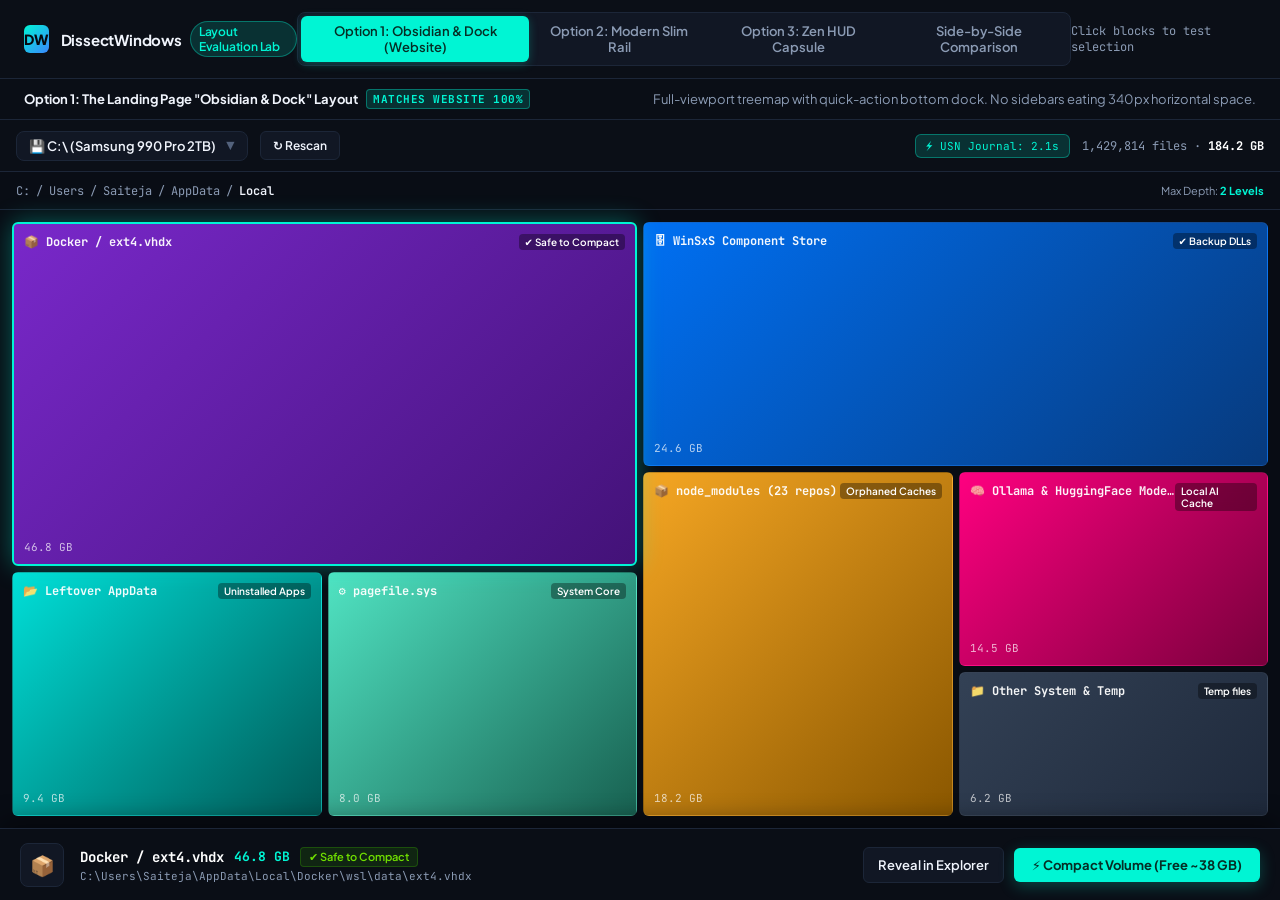
<file: layout-preview.html>
<!DOCTYPE html>
<html lang="en">
<head>
  <meta charset="UTF-8">
  <meta name="viewport" content="width=device-width, initial-scale=1.0">
  <title>DissectWindows — UI Layout Design Lab</title>
  <link rel="preconnect" href="https://fonts.googleapis.com">
  <link rel="preconnect" href="https://fonts.gstatic.com" crossorigin>
  <link href="https://fonts.googleapis.com/css2?family=Plus+Jakarta+Sans:wght@400;500;600;700&family=JetBrains+Mono:wght@400;500;700&display=swap" rel="stylesheet">
  <style>
    :root {
      --bg-base: #06090e;
      --bg-surface: #0b0f17;
      --bg-card: #111724;
      --bg-card-hover: #172033;
      --border: #1c2638;
      --border-accent: rgba(0, 245, 212, 0.35);
      
      --accent: #00f5d4;
      --accent-glow: rgba(0, 245, 212, 0.15);
      --accent-text: #052e25;
      
      --purple: #9d4edd;
      --pink: #f72585;
      --blue: #3a86ff;
      --amber: #ffb703;
      --danger: #ff4d6d;
      --success: #38b000;
      
      --text-main: #f0f4fc;
      --text-sub: #8b9bb4;
      --text-muted: #53627c;
      
      --font-ui: 'Plus Jakarta Sans', system-ui, -apple-system, sans-serif;
      --font-mono: 'JetBrains Mono', Consolas, monospace;
    }

    * {
      box-sizing: border-box;
      margin: 0;
      padding: 0;
    }

    body {
      background: var(--bg-base);
      color: var(--text-main);
      font-family: var(--font-ui);
      height: 100vh;
      display: flex;
      flex-direction: column;
      overflow: hidden;
      -webkit-font-smoothing: antialiased;
    }

    /* Master Top Header / Lab Switcher */
    .lab-header {
      background: var(--bg-surface);
      border-bottom: 1px solid var(--border);
      padding: 12px 24px;
      display: flex;
      align-items: center;
      justify-content: space-between;
      z-index: 100;
      flex-shrink: 0;
    }

    .lab-brand {
      display: flex;
      align-items: center;
      gap: 12px;
    }

    .brand-badge {
      width: 28px;
      height: 28px;
      background: linear-gradient(135deg, #00f5d4, #3a86ff);
      border-radius: 6px;
      display: grid;
      place-items: center;
      font-weight: 800;
      color: #06090e;
      font-size: 14px;
    }

    .brand-title {
      font-size: 15px;
      font-weight: 700;
      letter-spacing: -0.2px;
      display: flex;
      align-items: center;
      gap: 8px;
    }

    .brand-subtitle {
      font-size: 12px;
      color: var(--accent);
      font-weight: 600;
      background: var(--accent-glow);
      padding: 2px 8px;
      border-radius: 999px;
      border: 1px solid var(--border-accent);
    }

    .tab-pills {
      display: flex;
      background: var(--bg-card);
      border: 1px solid var(--border);
      padding: 3px;
      border-radius: 8px;
      gap: 4px;
    }

    .tab-pill {
      background: transparent;
      border: none;
      color: var(--text-sub);
      font-family: var(--font-ui);
      font-size: 13px;
      font-weight: 600;
      padding: 7px 16px;
      border-radius: 6px;
      cursor: pointer;
      display: flex;
      align-items: center;
      gap: 8px;
      transition: all 0.15s ease;
    }

    .tab-pill:hover {
      color: var(--text-main);
      background: var(--bg-card-hover);
    }

    .tab-pill.active {
      background: var(--accent);
      color: var(--accent-text);
      box-shadow: 0 2px 10px rgba(0, 245, 212, 0.25);
    }

    .view-instruction {
      font-size: 12px;
      color: var(--text-sub);
      font-family: var(--font-mono);
    }

    /* Container for active simulation */
    .lab-content {
      flex: 1;
      display: flex;
      position: relative;
      overflow: hidden;
      background: #04060a;
    }

    .layout-view {
      position: absolute;
      inset: 0;
      display: none;
      flex-direction: column;
      opacity: 0;
      transition: opacity 0.2s ease;
    }

    .layout-view.active {
      display: flex;
      opacity: 1;
    }

    /* Info Bar under window frame */
    .option-banner {
      background: rgba(11, 15, 23, 0.95);
      border-bottom: 1px solid var(--border);
      padding: 10px 24px;
      display: flex;
      align-items: center;
      justify-content: space-between;
      font-size: 13px;
      flex-shrink: 0;
    }

    .option-title {
      font-weight: 700;
      color: var(--text-main);
      display: flex;
      align-items: center;
      gap: 8px;
    }

    .option-tag {
      font-size: 11px;
      text-transform: uppercase;
      letter-spacing: 0.5px;
      font-family: var(--font-mono);
      padding: 2px 6px;
      border-radius: 4px;
    }

    .tag-rec {
      background: rgba(0, 245, 212, 0.15);
      color: var(--accent);
      border: 1px solid var(--border-accent);
    }

    .tag-alt {
      background: rgba(58, 134, 255, 0.15);
      color: var(--blue);
      border: 1px solid rgba(58, 134, 255, 0.3);
    }

    .tag-zen {
      background: rgba(157, 78, 221, 0.15);
      color: var(--purple);
      border: 1px solid rgba(157, 78, 221, 0.3);
    }

    .option-desc {
      color: var(--text-sub);
      font-size: 13px;
    }

    /* Simulated Windows App Canvas Wrapper */
    .app-frame {
      flex: 1;
      display: flex;
      flex-direction: column;
      background: var(--bg-surface);
      overflow: hidden;
      position: relative;
    }

    /* Common Treemap SVG Canvas */
    .treemap-canvas {
      flex: 1;
      width: 100%;
      height: 100%;
      padding: 12px;
      display: grid;
      grid-template-columns: repeat(12, 1fr);
      grid-template-rows: repeat(12, 1fr);
      gap: 6px;
      user-select: none;
      background: #080c14;
    }

    .tile {
      border-radius: 6px;
      padding: 10px;
      position: relative;
      cursor: pointer;
      display: flex;
      flex-direction: column;
      justify-content: space-between;
      overflow: hidden;
      transition: all 0.15s cubic-bezier(0.2, 0.8, 0.2, 1);
      border: 1px solid rgba(255, 255, 255, 0.05);
    }

    .tile:hover {
      transform: scale(0.995);
      border-color: rgba(255, 255, 255, 0.4);
      filter: brightness(1.15);
      z-index: 10;
    }

    .tile.selected {
      border: 2px solid var(--accent) !important;
      box-shadow: 0 0 25px rgba(0, 245, 212, 0.35);
      z-index: 20;
    }

    .tile-title {
      font-size: 12px;
      font-weight: 700;
      color: rgba(255, 255, 255, 0.95);
      white-space: nowrap;
      overflow: hidden;
      text-overflow: ellipsis;
      font-family: var(--font-mono);
    }

    .tile-size {
      font-size: 11px;
      color: rgba(255, 255, 255, 0.7);
      font-family: var(--font-mono);
    }

    .tile-badge {
      align-self: flex-start;
      font-size: 10px;
      padding: 2px 6px;
      border-radius: 4px;
      background: rgba(0,0,0,0.35);
      backdrop-filter: blur(4px);
      color: #fff;
      font-weight: 600;
    }

    /* Block themes */
    .c-vhdx { background: linear-gradient(135deg, #7928ca, #431278); }
    .c-winsxs { background: linear-gradient(135deg, #0070f3, #073a7d); }
    .c-node { background: linear-gradient(135deg, #f5a623, #8a5700); }
    .c-models { background: linear-gradient(135deg, #ff0080, #79003c); }
    .c-appdata { background: linear-gradient(135deg, #00dfd8, #005a57); }
    .c-pagefile { background: linear-gradient(135deg, #50e3c2, #186151); }
    .c-steam { background: linear-gradient(135deg, #3291ff, #113f75); }
    .c-temp { background: linear-gradient(135deg, #7928ca, #300063); }
    .c-other { background: linear-gradient(135deg, #334155, #1e293b); }

    /* ======================================================== */
    /* LAYOUT 1: OBSIDIAN & DOCK (Landing Page Style)           */
    /* ======================================================== */
    .l1-top-bar {
      height: 52px;
      background: var(--bg-surface);
      border-bottom: 1px solid var(--border);
      display: flex;
      align-items: center;
      justify-content: space-between;
      padding: 0 16px;
      flex-shrink: 0;
    }

    .drive-pill {
      display: flex;
      align-items: center;
      gap: 10px;
      background: var(--bg-card);
      border: 1px solid var(--border);
      padding: 6px 12px;
      border-radius: 8px;
      font-size: 13px;
      font-weight: 600;
    }

    .telemetry-chip {
      font-family: var(--font-mono);
      font-size: 11px;
      color: var(--accent);
      background: var(--accent-glow);
      border: 1px solid var(--border-accent);
      padding: 4px 10px;
      border-radius: 6px;
      display: flex;
      align-items: center;
      gap: 6px;
    }

    .l1-nav-bar {
      height: 38px;
      background: #090d15;
      border-bottom: 1px solid var(--border);
      display: flex;
      align-items: center;
      justify-content: space-between;
      padding: 0 16px;
      font-size: 12px;
    }

    .breadcrumbs {
      display: flex;
      align-items: center;
      gap: 6px;
      font-family: var(--font-mono);
      color: var(--text-sub);
    }

    .crumb {
      color: var(--text-sub);
      cursor: pointer;
    }
    .crumb:hover { color: var(--accent); }
    .crumb.active { color: var(--text-main); font-weight: 600; }

    .l1-bottom-dock {
      height: 72px;
      background: rgba(11, 15, 23, 0.95);
      backdrop-filter: blur(16px);
      border-top: 1px solid var(--border);
      display: flex;
      align-items: center;
      justify-content: space-between;
      padding: 0 20px;
      flex-shrink: 0;
      box-shadow: 0 -8px 24px rgba(0, 0, 0, 0.4);
    }

    .dock-selection-info {
      display: flex;
      align-items: center;
      gap: 16px;
    }

    .dock-icon-box {
      width: 44px;
      height: 44px;
      border-radius: 8px;
      background: var(--bg-card);
      border: 1px solid var(--border);
      display: grid;
      place-items: center;
      font-size: 20px;
    }

    .dock-details {
      display: flex;
      flex-direction: column;
      gap: 2px;
    }

    .dock-name-row {
      display: flex;
      align-items: center;
      gap: 10px;
    }

    .dock-name {
      font-size: 14px;
      font-weight: 700;
      color: #fff;
      font-family: var(--font-mono);
    }

    .dock-size {
      font-size: 13px;
      color: var(--accent);
      font-weight: 700;
      font-family: var(--font-mono);
    }

    .dock-safety-badge {
      font-size: 11px;
      padding: 2px 8px;
      border-radius: 4px;
      background: rgba(56, 176, 0, 0.15);
      color: #70e000;
      border: 1px solid rgba(56, 176, 0, 0.3);
      font-weight: 600;
    }

    .dock-path {
      font-size: 11px;
      color: var(--text-sub);
      font-family: var(--font-mono);
    }

    .dock-actions {
      display: flex;
      align-items: center;
      gap: 10px;
    }

    .btn-action-primary {
      background: var(--accent);
      color: var(--accent-text);
      font-family: var(--font-ui);
      font-size: 13px;
      font-weight: 700;
      border: none;
      padding: 9px 18px;
      border-radius: 6px;
      cursor: pointer;
      display: flex;
      align-items: center;
      gap: 8px;
      transition: all 0.15s ease;
      box-shadow: 0 4px 15px rgba(0, 245, 212, 0.25);
    }

    .btn-action-primary:hover {
      background: #4efce4;
      transform: translateY(-1px);
    }

    .btn-action-secondary {
      background: var(--bg-card);
      color: var(--text-main);
      border: 1px solid var(--border);
      font-family: var(--font-ui);
      font-size: 13px;
      font-weight: 600;
      padding: 9px 14px;
      border-radius: 6px;
      cursor: pointer;
    }

    .btn-action-secondary:hover {
      background: var(--bg-card-hover);
    }

    /* ======================================================== */
    /* LAYOUT 2: MODERN SLIM RAIL (Win11 Pro Suite)            */
    /* ======================================================== */
    .l2-body {
      flex: 1;
      display: flex;
      overflow: hidden;
    }

    .l2-rail {
      width: 58px;
      background: var(--bg-surface);
      border-right: 1px solid var(--border);
      display: flex;
      flex-direction: column;
      align-items: center;
      padding: 16px 0;
      gap: 12px;
      flex-shrink: 0;
    }

    .rail-btn {
      width: 40px;
      height: 40px;
      border-radius: 8px;
      border: none;
      background: transparent;
      color: var(--text-muted);
      cursor: pointer;
      display: grid;
      place-items: center;
      font-size: 18px;
      transition: all 0.15s ease;
    }

    .rail-btn:hover {
      color: var(--text-main);
      background: var(--bg-card);
    }

    .rail-btn.active {
      color: var(--accent);
      background: var(--accent-glow);
      border: 1px solid var(--border-accent);
    }

    .rail-divider {
      width: 24px;
      height: 1px;
      background: var(--border);
      margin: 4px 0;
    }

    .l2-center {
      flex: 1;
      display: flex;
      flex-direction: column;
      overflow: hidden;
    }

    .l2-drawer {
      width: 280px;
      background: var(--bg-surface);
      border-left: 1px solid var(--border);
      padding: 16px;
      display: flex;
      flex-direction: column;
      gap: 16px;
      flex-shrink: 0;
    }

    .drawer-card {
      background: var(--bg-card);
      border: 1px solid var(--border);
      border-radius: 8px;
      padding: 14px;
      display: flex;
      flex-direction: column;
      gap: 10px;
    }

    /* ======================================================== */
    /* LAYOUT 3: ZEN HUD (Ultra-Minimalist DaisyDisk Style)     */
    /* ======================================================== */
    .l3-wrapper {
      flex: 1;
      position: relative;
      display: flex;
    }

    .l3-hud-top {
      position: absolute;
      top: 18px;
      left: 50%;
      transform: translateX(-50%);
      background: rgba(11, 15, 23, 0.85);
      backdrop-filter: blur(20px);
      border: 1px solid rgba(255, 255, 255, 0.12);
      border-radius: 999px;
      padding: 6px 18px;
      display: flex;
      align-items: center;
      gap: 14px;
      z-index: 50;
      box-shadow: 0 10px 30px rgba(0,0,0,0.5);
    }

    .l3-hud-bottom {
      position: absolute;
      bottom: 24px;
      right: 24px;
      background: rgba(11, 15, 23, 0.9);
      backdrop-filter: blur(20px);
      border: 1px solid var(--border-accent);
      border-radius: 12px;
      padding: 14px 18px;
      display: flex;
      align-items: center;
      gap: 16px;
      z-index: 50;
      box-shadow: 0 10px 40px rgba(0,0,0,0.6);
    }

    /* Comparison Table Mode */
    .comparison-grid {
      flex: 1;
      padding: 24px;
      overflow-y: auto;
      display: grid;
      grid-template-columns: repeat(3, 1fr);
      gap: 20px;
    }

    .comp-card {
      background: var(--bg-surface);
      border: 1px solid var(--border);
      border-radius: 12px;
      padding: 20px;
      display: flex;
      flex-direction: column;
      justify-content: space-between;
      gap: 16px;
      transition: all 0.2s ease;
    }

    .comp-card:hover {
      border-color: var(--accent);
      transform: translateY(-2px);
    }

    .comp-card.recommended {
      border-color: var(--accent);
      box-shadow: 0 0 30px rgba(0, 245, 212, 0.1);
    }

    .comp-header {
      display: flex;
      flex-direction: column;
      gap: 6px;
    }

    .comp-name {
      font-size: 17px;
      font-weight: 700;
      color: #fff;
    }

    .comp-preview-mini {
      height: 180px;
      background: #080c14;
      border: 1px solid var(--border);
      border-radius: 8px;
      overflow: hidden;
      display: flex;
      flex-direction: column;
    }

    .comp-feature-list {
      list-style: none;
      display: flex;
      flex-direction: column;
      gap: 8px;
      font-size: 13px;
      color: var(--text-sub);
    }

    .comp-feature-list li {
      display: flex;
      align-items: flex-start;
      gap: 8px;
    }

    .comp-feature-list li span.check {
      color: var(--accent);
      font-weight: bold;
    }
  </style>
</head>
<body>

  <!-- MASTER LAB CONTROLLER -->
  <header class="lab-header">
    <div class="lab-brand">
      <div class="brand-badge">DW</div>
      <div class="brand-title">
        DissectWindows
        <span class="brand-subtitle">Layout Evaluation Lab</span>
      </div>
    </div>

    <!-- Layout Switcher Tabs -->
    <div class="tab-pills">
      <button class="tab-pill active" onclick="switchLayout('l1')">
        <span>Option 1: Obsidian & Dock (Website)</span>
      </button>
      <button class="tab-pill" onclick="switchLayout('l2')">
        <span>Option 2: Modern Slim Rail</span>
      </button>
      <button class="tab-pill" onclick="switchLayout('l3')">
        <span>Option 3: Zen HUD Capsule</span>
      </button>
      <button class="tab-pill" onclick="switchLayout('comp')">
        <span>Side-by-Side Comparison</span>
      </button>
    </div>

    <div class="view-instruction">
      Click blocks to test selection
    </div>
  </header>

  <!-- CONTENT VIEWPORTS -->
  <main class="lab-content">

    <!-- ======================================================= -->
    <!-- VIEW 1: OBSIDIAN & DOCK (Direct Landing Page Match)    -->
    <!-- ======================================================= -->
    <div id="view-l1" class="layout-view active">
      <div class="option-banner">
        <div class="option-title">
          <span>Option 1: The Landing Page "Obsidian & Dock" Layout</span>
          <span class="option-tag tag-rec">Matches Website 100%</span>
        </div>
        <div class="option-desc">
          Full-viewport treemap with quick-action bottom dock. No sidebars eating 340px horizontal space.
        </div>
      </div>

      <div class="app-frame">
        <!-- Top Toolbar -->
        <div class="l1-top-bar">
          <div style="display: flex; align-items: center; gap: 12px;">
            <div class="drive-pill">
              <span>💾 C:\ (Samsung 990 Pro 2TB)</span>
              <span style="color: var(--text-muted); font-size: 11px;">▼</span>
            </div>
            <button class="btn-action-secondary" style="padding: 6px 12px; font-size: 12px;">
              ↻ Rescan
            </button>
          </div>

          <div style="display: flex; align-items: center; gap: 12px;">
            <div class="telemetry-chip">
              <span>⚡ USN Journal: 2.1s</span>
            </div>
            <div style="font-family: var(--font-mono); font-size: 12px; color: var(--text-sub);">
              1,429,814 files · <b style="color: #fff;">184.2 GB</b>
            </div>
          </div>
        </div>

        <!-- Breadcrumbs Navigation Bar -->
        <div class="l1-nav-bar">
          <div class="breadcrumbs">
            <span class="crumb" onclick="drillRoot()">C:</span>
            <span>/</span>
            <span class="crumb">Users</span>
            <span>/</span>
            <span class="crumb">Saiteja</span>
            <span>/</span>
            <span class="crumb">AppData</span>
            <span>/</span>
            <span class="crumb active" id="l1-crumb-leaf">Local</span>
          </div>
          <div style="font-size: 11px; color: var(--text-sub);">
            Max Depth: <b style="color: var(--accent);">2 Levels</b>
          </div>
        </div>

        <!-- Main Treemap Viewport -->
        <div class="treemap-canvas" id="treemap-l1">
          <!-- Dynamically populated tiles -->
        </div>

        <!-- Sleek Bottom Action Dock -->
        <div class="l1-bottom-dock">
          <div class="dock-selection-info">
            <div class="dock-icon-box" id="l1-icon">📦</div>
            <div class="dock-details">
              <div class="dock-name-row">
                <span class="dock-name" id="l1-name">Docker / ext4.vhdx</span>
                <span class="dock-size" id="l1-size">46.8 GB</span>
                <span class="dock-safety-badge" id="l1-badge">✔ Safe to Compact</span>
              </div>
              <div class="dock-path" id="l1-path">C:\Users\Saiteja\AppData\Local\Docker\wsl\data\ext4.vhdx</div>
            </div>
          </div>

          <div class="dock-actions">
            <button class="btn-action-secondary" onclick="alert('Reveal in Windows Explorer')">
              Reveal in Explorer
            </button>
            <button class="btn-action-primary" id="l1-action-btn" onclick="alert('Action triggered for ' + document.getElementById('l1-name').innerText)">
              <span>⚡ Compact Volume (Free ~38 GB)</span>
            </button>
          </div>
        </div>
      </div>
    </div>

    <!-- ======================================================= -->
    <!-- VIEW 2: MODERN SLIM RAIL (Win11 Pro Suite)             -->
    <!-- ======================================================= -->
    <div id="view-l2" class="layout-view">
      <div class="option-banner">
        <div class="option-title">
          <span>Option 2: Modern Slim Rail Layout</span>
          <span class="option-tag tag-alt">Multi-Tool Scalable</span>
        </div>
        <div class="option-desc">
          Slim 56px left navigation rail for switching between Treemap, App Uninstaller, Leftovers, and Search.
        </div>
      </div>

      <div class="app-frame">
        <div class="l2-body">
          <!-- Left Navigation Rail -->
          <nav class="l2-rail">
            <button class="rail-btn active" title="Storage Treemap">🗺</button>
            <button class="rail-btn" title="Deep Uninstaller">🗑</button>
            <button class="rail-btn" title="Leftover Hunter">🎯</button>
            <button class="rail-btn" title="Sub-Second Search">🔍</button>
            <div class="rail-divider"></div>
            <button class="rail-btn" title="Drive Health">🩺</button>
            <div style="margin-top: auto;"></div>
            <button class="rail-btn" title="Settings">⚙</button>
          </nav>

          <!-- Center Treemap -->
          <div class="l2-center">
            <div class="l1-top-bar" style="height: 44px;">
              <div class="breadcrumbs">
                <span class="crumb">C:</span> / <span class="crumb">Users</span> / <span class="crumb active">Saiteja</span>
              </div>
              <div class="telemetry-chip">USN: 2.1s · 184.2 GB</div>
            </div>
            <div class="treemap-canvas" id="treemap-l2">
              <!-- Dynamically populated tiles -->
            </div>
          </div>

          <!-- Compact Right Detail Drawer -->
          <aside class="l2-drawer">
            <div style="font-weight: 700; font-size: 13px; color: var(--text-sub); text-transform: uppercase;">
              Selected Node
            </div>
            <div class="drawer-card">
              <div style="font-size: 24px;" id="l2-icon">📦</div>
              <div style="font-weight: 700; font-size: 14px; font-family: var(--font-mono);" id="l2-name">Docker ext4.vhdx</div>
              <div style="font-size: 16px; font-weight: 700; color: var(--accent); font-family: var(--font-mono);" id="l2-size">46.8 GB</div>
              <div style="font-size: 11px; color: var(--text-muted); word-break: break-all;" id="l2-path">C:\Users\Saiteja\AppData\Local\Docker\wsl\data\ext4.vhdx</div>
            </div>

            <div class="drawer-card" style="gap: 8px;">
              <div style="font-size: 12px; font-weight: 600; color: #70e000;">Recommendation</div>
              <div style="font-size: 12px; color: var(--text-sub);">
                Dynamic virtual disk grew over time. Run compaction to reclaim disk space.
              </div>
              <button class="btn-action-primary" style="width: 100%; justify-content: center; font-size: 12px; padding: 8px;">
                Compact Now
              </button>
            </div>
          </aside>
        </div>
      </div>
    </div>

    <!-- ======================================================= -->
    <!-- VIEW 3: ZEN HUD CAPSULE (DaisyDisk / macOS Clean)       -->
    <!-- ======================================================= -->
    <div id="view-l3" class="layout-view">
      <div class="option-banner">
        <div class="option-title">
          <span>Option 3: Zen HUD Capsule Layout</span>
          <span class="option-tag tag-zen">Ultra Minimalist</span>
        </div>
        <div class="option-desc">
          Pure 100% edge-to-edge treemap canvas with floating glassmorphism HUD pills. Zero fixed border chrome.
        </div>
      </div>

      <div class="app-frame">
        <div class="l3-wrapper">
          <!-- Floating Top HUD Capsule -->
          <div class="l3-hud-top">
            <span style="font-weight: 700; color: var(--accent);">💾 C:\</span>
            <span style="color: var(--border);">|</span>
            <div class="breadcrumbs" style="font-size: 12px;">
              <span>Users</span> / <span>Saiteja</span> / <b style="color: #fff;">AppData</b>
            </div>
            <span style="color: var(--border);">|</span>
            <span style="font-size: 11px; font-family: var(--font-mono); color: var(--text-sub);">⚡ 2.1s</span>
          </div>

          <!-- Pure Edge-to-Edge Treemap -->
          <div class="treemap-canvas" id="treemap-l3" style="padding: 18px;">
            <!-- Dynamically populated tiles -->
          </div>

          <!-- Floating Bottom Inspector Capsule -->
          <div class="l3-hud-bottom">
            <div style="font-size: 24px;" id="l3-icon">📦</div>
            <div>
              <div style="font-weight: 700; font-size: 13px; font-family: var(--font-mono);" id="l3-name">Docker ext4.vhdx</div>
              <div style="font-size: 12px; color: var(--accent); font-weight: 700; font-family: var(--font-mono);" id="l3-size">46.8 GB</div>
            </div>
            <button class="btn-action-primary" style="padding: 6px 14px; font-size: 12px;">
              Clean
            </button>
          </div>
        </div>
      </div>
    </div>

    <!-- ======================================================= -->
    <!-- VIEW 4: SIDE-BY-SIDE COMPARISON                        -->
    <!-- ======================================================= -->
    <div id="view-comp" class="layout-view">
      <div class="comparison-grid">
        <!-- Card 1 -->
        <div class="comp-card recommended">
          <div class="comp-header">
            <div style="display: flex; justify-content: space-between; align-items: center;">
              <span class="comp-name">1. Obsidian & Dock</span>
              <span class="option-tag tag-rec">Recommended</span>
            </div>
            <div style="font-size: 12px; color: var(--text-sub);">
              Exact match with your website at <code>http://localhost:3000/#features</code>
            </div>
          </div>
          <div class="comp-preview-mini" style="padding: 8px; justify-content: space-between;">
            <div style="height: 16px; background: #111724; border-radius: 4px;"></div>
            <div style="flex: 1; margin: 6px 0; background: #00f5d415; border: 1px dashed var(--accent); border-radius: 4px; display: grid; place-items: center; font-size: 11px; color: var(--accent);">
              100% Full Width Treemap
            </div>
            <div style="height: 24px; background: #111724; border: 1px solid var(--accent); border-radius: 4px;"></div>
          </div>
          <ul class="comp-feature-list">
            <li><span class="check">✔</span> Matches brand identity on your landing page</li>
            <li><span class="check">✔</span> Gives max screen space to the squarified treemap</li>
            <li><span class="check">✔</span> 1-Click Prune/Compact action always in thumb/eye range</li>
            <li><span class="check">✔</span> Easy WinUI 3 implementation: replace right column with Row 2 footer</li>
          </ul>
          <button class="btn-action-primary" onclick="switchLayout('l1')" style="width: 100%; justify-content: center;">
            Inspect Option 1
          </button>
        </div>

        <!-- Card 2 -->
        <div class="comp-card">
          <div class="comp-header">
            <div style="display: flex; justify-content: space-between; align-items: center;">
              <span class="comp-name">2. Modern Slim Rail</span>
              <span class="option-tag tag-alt">Multi-Tool</span>
            </div>
            <div style="font-size: 12px; color: var(--text-sub);">
              Win11 Fluent Suite style (VS Code / Windows Terminal style)
            </div>
          </div>
          <div class="comp-preview-mini" style="display: flex; flex-direction: row; padding: 8px; gap: 6px;">
            <div style="width: 20px; background: #111724; border-radius: 4px;"></div>
            <div style="flex: 1; background: #3a86ff15; border: 1px dashed var(--blue); border-radius: 4px; display: grid; place-items: center; font-size: 11px; color: var(--blue);">
              Treemap
            </div>
            <div style="width: 50px; background: #111724; border-radius: 4px;"></div>
          </div>
          <ul class="comp-feature-list">
            <li><span class="check">✔</span> Seamlessly scales to Uninstaller & Leftover Hunter tabs</li>
            <li><span class="check">✔</span> Standard Windows 11 icon rail pattern</li>
            <li><span class="check">▲</span> Takes 58px left + 280px right horizontal width</li>
          </ul>
          <button class="btn-action-secondary" onclick="switchLayout('l2')" style="width: 100%; justify-content: center;">
            Inspect Option 2
          </button>
        </div>

        <!-- Card 3 -->
        <div class="comp-card">
          <div class="comp-header">
            <div style="display: flex; justify-content: space-between; align-items: center;">
              <span class="comp-name">3. Zen HUD Capsule</span>
              <span class="option-tag tag-zen">Ultra Clean</span>
            </div>
            <div style="font-size: 12px; color: var(--text-sub);">
              DaisyDisk / Apple Clean aesthetic with floating frosted capsules
            </div>
          </div>
          <div class="comp-preview-mini" style="position: relative; padding: 8px; background: #9d4edd10; border: 1px dashed var(--purple);">
            <div style="position: absolute; top: 12px; left: 25%; width: 50%; height: 14px; background: #111724; border-radius: 999px; border: 1px solid var(--purple);"></div>
            <div style="position: absolute; bottom: 12px; right: 12px; width: 60px; height: 20px; background: #111724; border-radius: 6px; border: 1px solid var(--purple);"></div>
          </div>
          <ul class="comp-feature-list">
            <li><span class="check">✔</span> 100% immersive, zero distracting borders</li>
            <li><span class="check">✔</span> Extremely modern & sleek floating glass elements</li>
            <li><span class="check">▲</span> Less space for detailed metadata tables</li>
          </ul>
          <button class="btn-action-secondary" onclick="switchLayout('l3')" style="width: 100%; justify-content: center;">
            Inspect Option 3
          </button>
        </div>
      </div>
    </div>

  </main>

  <script>
    // Mock Data items matching landing page highlights
    const items = [
      {
        id: "vhdx",
        name: "Docker / ext4.vhdx",
        size: "46.8 GB",
        badge: "✔ Safe to Compact",
        actionText: "⚡ Compact Volume (Free ~38 GB)",
        path: "C:\\Users\\Saiteja\\AppData\\Local\\Docker\\wsl\\data\\ext4.vhdx",
        icon: "📦",
        class: "c-vhdx",
        grid: "grid-column: 1 / 7; grid-row: 1 / 8;"
      },
      {
        id: "winsxs",
        name: "WinSxS Component Store",
        size: "24.6 GB",
        badge: "✔ Backup DLLs",
        actionText: "🧹 Clean Superseded Updates",
        path: "C:\\Windows\\WinSxS",
        icon: "🗄",
        class: "c-winsxs",
        grid: "grid-column: 7 / 13; grid-row: 1 / 6;"
      },
      {
        id: "node",
        name: "node_modules (23 repos)",
        size: "18.2 GB",
        badge: "Orphaned Caches",
        actionText: "🗑 Purge Inactive node_modules",
        path: "D:\\projects\\...\\node_modules",
        icon: "📦",
        class: "c-node",
        grid: "grid-column: 7 / 10; grid-row: 6 / 13;"
      },
      {
        id: "models",
        name: "Ollama & HuggingFace Models",
        size: "14.5 GB",
        badge: "Local AI Cache",
        actionText: "🔍 Manage Model Weights",
        path: "C:\\Users\\Saiteja\\.ollama\\models",
        icon: "🧠",
        class: "c-models",
        grid: "grid-column: 10 / 13; grid-row: 6 / 10;"
      },
      {
        id: "appdata",
        name: "Leftover AppData",
        size: "9.4 GB",
        badge: "Uninstalled Apps",
        actionText: "🗑 Wipe Orphaned Residue",
        path: "C:\\Users\\Saiteja\\AppData\\Local\\CrashDumps",
        icon: "📂",
        class: "c-appdata",
        grid: "grid-column: 1 / 4; grid-row: 8 / 13;"
      },
      {
        id: "pagefile",
        name: "pagefile.sys",
        size: "8.0 GB",
        badge: "System Core",
        actionText: "ℹ System Managed",
        path: "C:\\pagefile.sys",
        icon: "⚙",
        class: "c-pagefile",
        grid: "grid-column: 4 / 7; grid-row: 8 / 13;"
      },
      {
        id: "other",
        name: "Other System & Temp",
        size: "6.2 GB",
        badge: "Temp files",
        actionText: "🧹 Flush Temp Files",
        path: "C:\\Windows\\Temp",
        icon: "📁",
        class: "c-other",
        grid: "grid-column: 10 / 13; grid-row: 10 / 13;"
      }
    ];

    let currentSelectedId = "vhdx";

    function renderTreemaps() {
      ['treemap-l1', 'treemap-l2', 'treemap-l3'].forEach(containerId => {
        const container = document.getElementById(containerId);
        if (!container) return;
        container.innerHTML = '';

        items.forEach(item => {
          const tile = document.createElement('div');
          tile.className = `tile ${item.class} ${item.id === currentSelectedId ? 'selected' : ''}`;
          tile.style.cssText = item.grid;
          tile.id = `${containerId}-${item.id}`;

          tile.innerHTML = `
            <div style="display: flex; justify-content: space-between; align-items: flex-start;">
              <span class="tile-title">${item.icon} ${item.name}</span>
              <span class="tile-badge">${item.badge}</span>
            </div>
            <div class="tile-size">${item.size}</div>
          `;

          tile.onclick = () => selectItem(item.id);
          container.appendChild(tile);
        });
      });
    }

    function selectItem(id) {
      currentSelectedId = id;
      const item = items.find(x => x.id === id);
      if (!item) return;

      // Update all selected states
      document.querySelectorAll('.tile').forEach(t => t.classList.remove('selected'));
      ['treemap-l1', 'treemap-l2', 'treemap-l3'].forEach(cid => {
        const el = document.getElementById(`${cid}-${id}`);
        if (el) el.classList.add('selected');
      });

      // Update Option 1 Dock
      updateElement('l1-name', item.name);
      updateElement('l1-size', item.size);
      updateElement('l1-path', item.path);
      updateElement('l1-icon', item.icon);
      updateElement('l1-badge', item.badge);
      const l1Btn = document.getElementById('l1-action-btn');
      if (l1Btn) l1Btn.innerHTML = `<span>${item.actionText}</span>`;

      // Update Option 2 Drawer
      updateElement('l2-name', item.name);
      updateElement('l2-size', item.size);
      updateElement('l2-path', item.path);
      updateElement('l2-icon', item.icon);

      // Update Option 3 Capsule
      updateElement('l3-name', item.name);
      updateElement('l3-size', item.size);
      updateElement('l3-icon', item.icon);
    }

    function updateElement(id, text) {
      const el = document.getElementById(id);
      if (el) el.innerText = text;
    }

    function switchLayout(layoutId) {
      document.querySelectorAll('.layout-view').forEach(v => v.classList.remove('active'));
      document.querySelectorAll('.tab-pill').forEach(b => b.classList.remove('active'));

      const targetView = document.getElementById(`view-${layoutId}`);
      if (targetView) targetView.classList.add('active');

      const tabs = document.querySelectorAll('.tab-pill');
      if (layoutId === 'l1') tabs[0].classList.add('active');
      else if (layoutId === 'l2') tabs[1].classList.add('active');
      else if (layoutId === 'l3') tabs[2].classList.add('active');
      else if (layoutId === 'comp') tabs[3].classList.add('active');
    }

    // Initialize on load
    window.onload = () => {
      renderTreemaps();
      selectItem('vhdx');
    };
  </script>
</body>
</html>
</file>
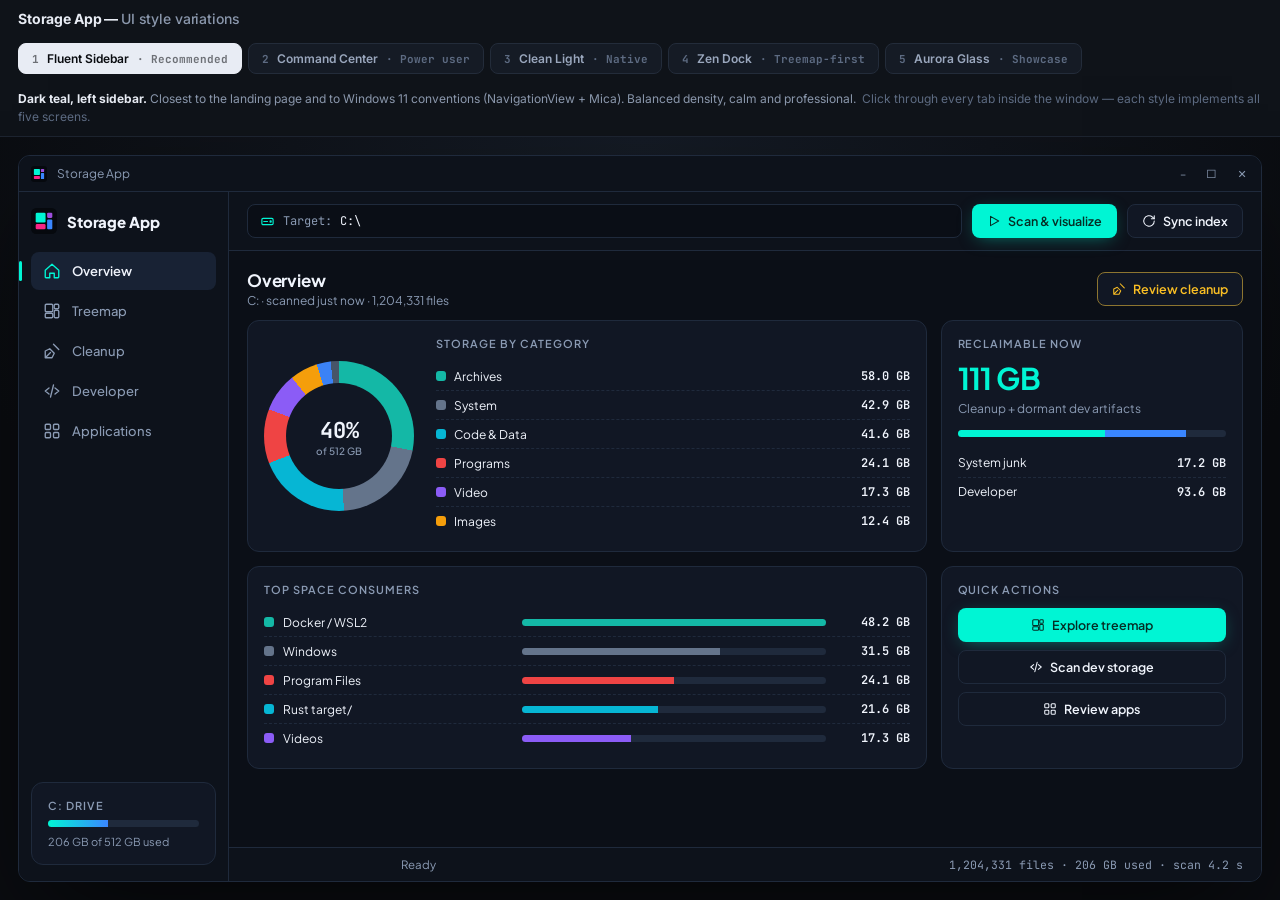
<file: docs/design/ui-variations.html>
<!DOCTYPE html>
<html lang="en">
<head>
<meta charset="UTF-8">
<meta name="viewport" content="width=device-width, initial-scale=1.0">
<title>Storage App — UI Style Variations</title>
<link rel="preconnect" href="https://fonts.googleapis.com">
<link rel="preconnect" href="https://fonts.gstatic.com" crossorigin>
<link href="https://fonts.googleapis.com/css2?family=Plus+Jakarta+Sans:wght@400;500;600;700;800&family=JetBrains+Mono:wght@400;500;700&family=Inter:wght@400;500;600;700&family=Space+Grotesk:wght@400;500;600;700&display=swap" rel="stylesheet">
<style>
*{box-sizing:border-box;margin:0;padding:0}
html,body{height:100%}
body{background:#0a0c10;color:#e8ecf4;font-family:'Inter',system-ui,sans-serif;display:flex;flex-direction:column;overflow:hidden}

/* ---------- Lab chrome ---------- */
.lab{flex-shrink:0;background:#0f1319;border-bottom:1px solid #1d2430;padding:10px 18px;display:flex;align-items:center;gap:16px;flex-wrap:wrap}
.lab h1{font-size:14px;font-weight:700;letter-spacing:-.01em;white-space:nowrap}
.lab h1 span{color:#8b98ad;font-weight:500}
.vtabs{display:flex;gap:6px;flex-wrap:wrap}
.vtab{background:#151b25;border:1px solid #232c3a;color:#9aa7bd;font:600 12px 'Inter';padding:7px 13px;border-radius:8px;cursor:pointer;display:flex;gap:8px;align-items:center}
.vtab b{font-family:'JetBrains Mono';font-size:11px;color:#5d6b82}
.vtab:hover{color:#fff;border-color:#3a4658}
.vtab.on{background:#e8ecf4;color:#0a0c10;border-color:#e8ecf4}.vtab.on b{color:#0a0c10;opacity:.55}
.vdesc{flex-basis:100%;font-size:12px;color:#8b98ad;line-height:1.5}
.vdesc strong{color:#e8ecf4}
.stage{flex:1;min-height:0;padding:18px;display:grid;place-items:center;background:radial-gradient(circle at 50% 0,#141a24,#0a0c10 70%)}

/* ---------- App window (shared structure) ---------- */
.app{width:min(1280px,100%);height:100%;max-height:760px;display:flex;flex-direction:column;overflow:hidden;position:relative;
  background:var(--bg);color:var(--text);font-family:var(--font);border:1px solid var(--border);border-radius:var(--win-r);box-shadow:0 40px 100px -30px rgba(0,0,0,.7);font-size:13px}
.titlebar{height:36px;flex-shrink:0;display:flex;align-items:center;gap:10px;padding:0 12px;background:var(--title);border-bottom:1px solid var(--border);font-size:12px;color:var(--sub)}
.titlebar .ti{width:16px;height:16px}
.titlebar .wc{margin-left:auto;display:flex;gap:18px;font-size:11px;color:var(--sub);letter-spacing:.2em}
.body{flex:1;min-height:0;display:flex;position:relative}
.main{flex:1;min-width:0;display:flex;flex-direction:column;position:relative}
.hdr{flex-shrink:0;display:flex;align-items:center;gap:10px;padding:12px 18px;border-bottom:1px solid var(--border);background:var(--hdr)}
.pathbox{flex:1;display:flex;align-items:center;gap:8px;background:var(--field);border:1px solid var(--border);border-radius:var(--r-s);padding:8px 12px;color:var(--sub);font-family:var(--mono);font-size:12px;min-width:0}
.pathbox svg{width:15px;height:15px;color:var(--accent);flex-shrink:0}
.pathbox span{color:var(--text)}
.btn{display:inline-flex;align-items:center;gap:7px;font:600 12.5px var(--font);padding:8px 14px;border-radius:var(--r-s);border:1px solid var(--border);background:var(--card);color:var(--text);cursor:pointer;white-space:nowrap}
.btn:hover{border-color:var(--accent)}
.btn.pri{background:var(--accent);color:var(--on-accent);border-color:transparent;box-shadow:var(--btn-glow)}
.btn.pri:hover{filter:brightness(1.08)}
.btn.warn{border-color:color-mix(in srgb,var(--amber) 50%,var(--border));color:var(--amber)}
.btn svg{width:14px;height:14px}
.page{flex:1;min-height:0;overflow:auto;padding:18px}
.status{flex-shrink:0;height:34px;display:flex;align-items:center;gap:14px;padding:0 18px;border-top:1px solid var(--border);background:var(--hdr);font-size:11.5px;color:var(--sub)}
.status .sp{flex:1}
.prog{width:140px;height:5px;border-radius:3px;background:var(--border);overflow:hidden;opacity:0;transition:opacity .2s}
.prog i{display:block;height:100%;width:0;background:linear-gradient(90deg,var(--accent),var(--accent2))}
.prog.run{opacity:1}.prog.run i{animation:scan 1.6s ease-out forwards}
@keyframes scan{to{width:100%}}

/* nav */
.nav{display:flex;gap:2px;flex-shrink:0}
.nav button{display:flex;align-items:center;gap:11px;background:none;border:0;color:var(--sub);font:500 13px var(--font);cursor:pointer;border-radius:var(--r-s);position:relative;white-space:nowrap}
.nav button svg{width:18px;height:18px;flex-shrink:0}
.nav button:hover{color:var(--text);background:var(--nav-hover)}
.nav button.on{color:var(--text);background:var(--nav-on);font-weight:600}
.nav button.on svg{color:var(--accent)}
.brand{display:flex;align-items:center;gap:10px;font-weight:800;font-size:15px;letter-spacing:-.01em}
.brand svg{width:26px;height:26px}

/* cards & generic */
.card{background:var(--card);border:1px solid var(--border);border-radius:var(--r);padding:16px;box-shadow:var(--card-sh)}
.card h3{font-size:11px;text-transform:uppercase;letter-spacing:.09em;color:var(--sub);font-weight:600;margin-bottom:12px;font-family:var(--font)}
.grid{display:grid;gap:14px}
.mono{font-family:var(--mono)}
.sub{color:var(--sub)}
.big{font-size:30px;font-weight:700;letter-spacing:-.02em;color:var(--accent);line-height:1.1}
.pill{display:inline-block;font:600 10px var(--mono);padding:2px 8px;border-radius:99px;border:1px solid transparent}
.p-low{background:rgba(52,211,153,.14);color:var(--green);border-color:rgba(52,211,153,.3)}
.p-med{background:rgba(251,191,36,.14);color:var(--amber);border-color:rgba(251,191,36,.32)}
.p-high{background:rgba(251,113,133,.14);color:var(--red);border-color:rgba(251,113,133,.32)}
.p-dorm{background:rgba(251,191,36,.14);color:var(--amber);border-color:rgba(251,191,36,.32)}
.p-act{background:rgba(52,211,153,.14);color:var(--green);border-color:rgba(52,211,153,.3)}
.p-neu{background:var(--nav-on);color:var(--sub);border-color:var(--border)}
.bar{height:7px;border-radius:4px;background:var(--border);overflow:hidden;display:flex}
.bar i{display:block;height:100%}
.row{display:flex;align-items:center;gap:12px;padding:11px 14px;background:var(--card);border:1px solid var(--border);border-radius:var(--r-s);margin-bottom:8px;box-shadow:var(--card-sh)}
.row:hover{border-color:color-mix(in srgb,var(--accent) 50%,var(--border))}
.row .grow{flex:1;min-width:0}
.row .t{font-weight:600;font-size:13px;display:flex;gap:8px;align-items:center;flex-wrap:wrap}
.row .d{font-size:11px;color:var(--sub);margin-top:2px;white-space:nowrap;overflow:hidden;text-overflow:ellipsis}
.row .d.m{font-family:var(--mono);font-size:10.5px;color:var(--muted)}
.row .sz{text-align:right;font:700 14px var(--mono);color:var(--accent)}
.row .sz small{display:block;font:500 10.5px var(--font);color:var(--sub);margin-top:1px}
.ico{width:34px;height:34px;border-radius:var(--r-s);display:grid;place-items:center;color:#fff;flex-shrink:0}
.ico svg{width:17px;height:17px}
.ck{width:18px;height:18px;border:1.6px solid var(--accent);border-radius:5px;display:grid;place-items:center;cursor:pointer;flex-shrink:0;background:transparent}
.ck.on{background:var(--accent)}
.ck.on::after{content:"";width:4px;height:8px;border:solid var(--on-accent);border-width:0 2px 2px 0;transform:rotate(45deg) translate(-1px,-1px)}
.sw{width:34px;height:19px;border-radius:99px;background:var(--border);position:relative;cursor:pointer;flex-shrink:0;transition:.15s}
.sw::after{content:"";position:absolute;top:2px;left:2px;width:15px;height:15px;border-radius:50%;background:#fff;transition:.15s}
.sw.on{background:var(--accent)}.sw.on::after{left:17px}
.chips{display:flex;gap:7px;flex-wrap:wrap;margin-bottom:14px}
.chip{font:600 11.5px var(--font);padding:6px 12px;border-radius:99px;border:1px solid var(--border);background:var(--card);color:var(--sub);cursor:pointer}
.chip.on{background:var(--accent);color:var(--on-accent);border-color:transparent}
.sec-h{display:flex;align-items:center;justify-content:space-between;margin-bottom:12px}
.sec-h h2{font-size:17px;font-weight:700;letter-spacing:-.01em}
.sec-h p{font-size:12px;color:var(--sub);margin-top:2px}

/* treemap */
.tm-wrap{display:grid;grid-template-columns:1fr 290px;gap:14px;height:100%}
.tm-left{display:flex;flex-direction:column;min-width:0;min-height:0}
.crumbs{display:flex;align-items:center;gap:8px;margin-bottom:10px;font:500 12px var(--mono);color:var(--sub);flex-wrap:wrap}
.crumbs b{color:var(--text);font-weight:500}
.crumbs .srch{margin-left:auto;background:var(--field);border:1px solid var(--border);border-radius:var(--r-s);padding:6px 12px;font-size:11.5px;min-width:200px;color:var(--muted)}
.tm{flex:1;min-height:260px;position:relative;border-radius:var(--r);overflow:hidden;background:var(--tm-bg);border:1px solid var(--border)}
.tile{position:absolute;overflow:hidden;padding:9px 10px;color:#fff;cursor:pointer;display:flex;flex-direction:column;justify-content:space-between;transition:filter .12s,transform .12s;border-radius:var(--tile-r);border:var(--tile-b)}
.tile .n{font:600 12px var(--font);text-shadow:0 1px 2px rgba(0,0,0,.45);white-space:nowrap;overflow:hidden;text-overflow:ellipsis}
.tile .z{font:500 10.5px var(--mono);opacity:.85;text-shadow:0 1px 2px rgba(0,0,0,.4)}
.tile:hover{filter:brightness(1.15);z-index:3}
.tile.sel{outline:2px solid #fff;outline-offset:-2px;z-index:4}
.legend{display:flex;flex-wrap:wrap;gap:6px 14px;margin-top:10px;font-size:11px;color:var(--sub)}
.legend span{display:flex;align-items:center;gap:6px}
.legend i{width:10px;height:10px;border-radius:3px;display:block}
.det .path{font:500 11.5px var(--mono);word-break:break-all;margin:8px 0 14px;color:var(--text)}
.det dl{display:grid;grid-template-columns:auto 1fr;gap:7px 12px;font-size:12px;color:var(--sub);margin-top:12px}
.det dd{text-align:right;color:var(--text);font-family:var(--mono)}

/* overview */
.ov{display:grid;grid-template-columns:1.2fr 1fr 1fr;gap:14px}
.ov .span2{grid-column:span 2}
.donut{width:150px;height:150px;border-radius:50%;position:relative;flex-shrink:0}
.donut::after{content:"";position:absolute;inset:22px;border-radius:50%;background:var(--card)}
.donut-c{position:absolute;inset:0;display:grid;place-items:center;z-index:2;text-align:center;font:700 22px var(--mono)}
.donut-c small{display:block;font:500 10px var(--font);color:var(--sub)}
.kv{display:flex;justify-content:space-between;font-size:12px;padding:6px 0;border-bottom:1px dashed var(--border)}
.kv:last-child{border:0}
.kv b{font-family:var(--mono);font-weight:600}

/* ============ VARIANT 1 — Fluent Sidebar (dark teal) ============ */
.app[data-v="1"]{--bg:#0b0f17;--title:#0d121b;--hdr:#0d121b;--card:#111724;--field:#0a0e16;--border:#1f2a3c;--text:#f0f4fc;--sub:#8b9bb4;--muted:#56657e;
 --accent:#00f5d4;--accent2:#3a86ff;--on-accent:#052e25;--green:#34d399;--amber:#fbbf24;--red:#fb7185;--nav-hover:#141c2a;--nav-on:#182234;
 --font:'Plus Jakarta Sans',system-ui,sans-serif;--mono:'JetBrains Mono',monospace;--r:12px;--r-s:8px;--win-r:12px;--card-sh:none;--btn-glow:0 4px 18px -6px rgba(0,245,212,.5);--tm-bg:#080b12;--tile-r:6px;--tile-b:1px solid rgba(255,255,255,.1)}
.app[data-v="1"] .side{width:210px;flex-shrink:0;border-right:1px solid var(--border);background:#0d121b;padding:16px 12px;display:flex;flex-direction:column;gap:18px}
.app[data-v="1"] .nav{flex-direction:column}.app[data-v="1"] .nav button{padding:10px 12px}
.app[data-v="1"] .nav button.on::before{content:"";position:absolute;left:-12px;top:9px;bottom:9px;width:3px;border-radius:2px;background:var(--accent)}
.app[data-v="1"] .tile{background-image:linear-gradient(135deg,rgba(255,255,255,.14),rgba(0,0,0,.18))}

/* ============ VARIANT 2 — Command Center (top tabs, dense, neon) ============ */
.app[data-v="2"]{--bg:#05070a;--title:#080b10;--hdr:#080b10;--card:#0a0e14;--field:#05070a;--border:#182030;--text:#d6e4f0;--sub:#6f86a0;--muted:#455870;
 --accent:#39ff88;--accent2:#00c8ff;--on-accent:#02170b;--green:#39ff88;--amber:#ffb020;--red:#ff4466;--nav-hover:#0e1520;--nav-on:#0e1a1a;
 --font:'JetBrains Mono',monospace;--mono:'JetBrains Mono',monospace;--r:2px;--r-s:2px;--win-r:4px;--card-sh:none;--btn-glow:0 0 14px -2px rgba(57,255,136,.55);--tm-bg:#05070a;--tile-r:0;--tile-b:1px solid #05070a}
.app[data-v="2"] .topnav{display:flex;align-items:center;gap:22px;padding:0 16px;border-bottom:1px solid var(--border);background:#080b10;height:44px;flex-shrink:0}
.app[data-v="2"] .nav button{padding:13px 12px;border-radius:0;font-size:12px;text-transform:uppercase;letter-spacing:.08em}
.app[data-v="2"] .nav button.on{background:none;border-bottom:2px solid var(--accent);color:var(--accent)}
.app[data-v="2"] .nav button svg{display:none}
.app[data-v="2"] .brand{font-size:13px;text-transform:uppercase;letter-spacing:.12em;color:var(--accent)}
.app[data-v="2"] .card h3{color:var(--accent);letter-spacing:.14em}
.app[data-v="2"] .tile{border:1px solid #05070a;opacity:.94}
.app[data-v="2"] .tile .n{text-transform:uppercase;font-size:10.5px;letter-spacing:.05em}
.app[data-v="2"] .big{text-shadow:0 0 18px rgba(57,255,136,.45)}
.app[data-v="2"] .page{background-image:linear-gradient(rgba(57,255,136,.025) 1px,transparent 1px),linear-gradient(90deg,rgba(57,255,136,.025) 1px,transparent 1px);background-size:28px 28px}

/* ============ VARIANT 3 — Clean Light (Windows 11 native feel, icon rail) ============ */
.app[data-v="3"]{--bg:#f3f4f7;--title:#eceef3;--hdr:#fafbfc;--card:#ffffff;--field:#f3f4f7;--border:#e1e4ea;--text:#1a1d24;--sub:#5f6877;--muted:#8d95a3;
 --accent:#0f6cbd;--accent2:#6b4fd8;--on-accent:#fff;--green:#107c41;--amber:#b25e09;--red:#c42b3b;--nav-hover:#e8ebf1;--nav-on:#dfe6f3;
 --font:'Inter',system-ui,sans-serif;--mono:'JetBrains Mono',monospace;--r:8px;--r-s:5px;--win-r:8px;--card-sh:0 1px 2px rgba(20,30,60,.06);--btn-glow:none;--tm-bg:#e9ecf2;--tile-r:4px;--tile-b:2px solid #f3f4f7}
.app[data-v="3"] .rail{width:62px;flex-shrink:0;background:#eceef3;border-right:1px solid var(--border);display:flex;flex-direction:column;align-items:center;padding:12px 0;gap:14px}
.app[data-v="3"] .nav{flex-direction:column;gap:6px}
.app[data-v="3"] .nav button{width:44px;height:44px;justify-content:center;padding:0;font-size:0;gap:0}
.app[data-v="3"] .nav button.on::before{content:"";position:absolute;left:-9px;top:12px;bottom:12px;width:3px;border-radius:2px;background:var(--accent)}
.app[data-v="3"] .pill{font-weight:600}
.app[data-v="3"] .p-low,.app[data-v="3"] .p-act{background:#dff3e6;border-color:#bfe3cc}
.app[data-v="3"] .p-med,.app[data-v="3"] .p-dorm{background:#fdf0d8;border-color:#f3dba7}
.app[data-v="3"] .p-high{background:#fbe1e4;border-color:#f1bcc3}
.app[data-v="3"] .tile .n,.app[data-v="3"] .tile .z{text-shadow:none}
.app[data-v="3"] .titlebar .wc{color:#444}

/* ============ VARIANT 4 — Zen Dock (treemap-first, floating dock) ============ */
.app[data-v="4"]{--bg:#0e0e12;--title:#0e0e12;--hdr:transparent;--card:#16161c;--field:#16161c;--border:#25252e;--text:#f3f1ee;--sub:#9d9aa6;--muted:#66636e;
 --accent:#ff9b54;--accent2:#ff5e8a;--on-accent:#2a1204;--green:#7ddf9b;--amber:#ffc46b;--red:#ff7a8d;--nav-hover:#202028;--nav-on:#2a2a35;
 --font:'Space Grotesk',system-ui,sans-serif;--mono:'JetBrains Mono',monospace;--r:18px;--r-s:12px;--win-r:18px;--card-sh:none;--btn-glow:0 6px 24px -8px rgba(255,155,84,.6);--tm-bg:#0e0e12;--tile-r:14px;--tile-b:0}
.app[data-v="4"] .hdr{border:0;padding:14px 22px}
.app[data-v="4"] .status{border:0;background:transparent;padding-bottom:68px}
.app[data-v="4"] .page{padding:6px 22px 0}
.app[data-v="4"] .dock{position:absolute;left:50%;bottom:16px;transform:translateX(-50%);background:rgba(30,30,38,.82);backdrop-filter:blur(16px);border:1px solid #33333f;border-radius:20px;padding:7px;box-shadow:0 20px 50px -10px rgba(0,0,0,.7);z-index:10}
.app[data-v="4"] .nav button{flex-direction:column;gap:4px;padding:9px 18px;font-size:11px;border-radius:14px}
.app[data-v="4"] .tile{border-radius:16px;background-image:linear-gradient(160deg,rgba(255,255,255,.18),rgba(0,0,0,.2))}
.app[data-v="4"] .tm{border:0;background:transparent}
.app[data-v="4"] .tm-wrap{grid-template-columns:1fr 250px}
.app[data-v="4"] .brand{font-size:18px}

/* ============ VARIANT 5 — Aurora Glass (gradient, glassmorphism) ============ */
.app[data-v="5"]{--bg:#0b0a1a;--title:rgba(255,255,255,.03);--hdr:rgba(255,255,255,.03);--card:rgba(255,255,255,.055);--field:rgba(255,255,255,.06);--border:rgba(255,255,255,.1);--text:#f5f3ff;--sub:#b3aed6;--muted:#7c78a0;
 --accent:#a78bfa;--accent2:#22d3ee;--on-accent:#150b3a;--green:#6ee7b7;--amber:#fcd34d;--red:#fda4af;--nav-hover:rgba(255,255,255,.06);--nav-on:rgba(167,139,250,.2);
 --font:'Plus Jakarta Sans',system-ui,sans-serif;--mono:'JetBrains Mono',monospace;--r:20px;--r-s:12px;--win-r:20px;--card-sh:0 8px 30px -12px rgba(0,0,0,.5);--btn-glow:0 6px 26px -6px rgba(167,139,250,.65);--tm-bg:transparent;--tile-r:18px;--tile-b:1px solid rgba(255,255,255,.22);
 background:radial-gradient(circle at 12% 8%,rgba(167,139,250,.34),transparent 45%),radial-gradient(circle at 92% 18%,rgba(34,211,238,.24),transparent 42%),radial-gradient(circle at 60% 100%,rgba(244,114,182,.22),transparent 48%),#0b0a1a}
.app[data-v="5"] .side{width:220px;flex-shrink:0;border-right:1px solid var(--border);background:rgba(255,255,255,.03);backdrop-filter:blur(18px);padding:16px 12px;display:flex;flex-direction:column;gap:18px}
.app[data-v="5"] .nav{flex-direction:column}.app[data-v="5"] .nav button{padding:11px 13px;border-radius:14px}
.app[data-v="5"] .card,.app[data-v="5"] .row{backdrop-filter:blur(14px)}
.app[data-v="5"] .tile{backdrop-filter:blur(6px);background-image:linear-gradient(145deg,rgba(255,255,255,.28),rgba(255,255,255,.02));box-shadow:inset 0 1px 0 rgba(255,255,255,.3)}
.app[data-v="5"] .tm{border:0}
.app[data-v="5"] .big{background:linear-gradient(90deg,var(--accent),var(--accent2));-webkit-background-clip:text;background-clip:text;color:transparent}
.app[data-v="5"] .btn.pri{background:linear-gradient(90deg,#a78bfa,#22d3ee)}

@media(max-width:900px){.ov{grid-template-columns:1fr}.ov .span2{grid-column:auto}.tm-wrap{display:flex;flex-direction:column;height:auto}.tm-left{height:440px;flex-shrink:0}.app[data-v="1"] .side,.app[data-v="5"] .side{width:170px}}
</style>
</head>
<body>

<div class="lab">
  <h1>Storage App &mdash; <span>UI style variations</span></h1>
  <div class="vtabs" id="vtabs"></div>
  <div class="vdesc" id="vdesc"></div>
</div>
<div class="stage"><div class="app" id="app"></div></div>

<script>
/* ---------- Icons ---------- */
var I={
 home:'<path d="M3 11l9-8 9 8v9a1 1 0 0 1-1 1h-5v-6h-6v6H4a1 1 0 0 1-1-1z"/>',
 map:'<rect x="3" y="3" width="10" height="10" rx="1.5"/><rect x="15" y="3" width="6" height="6" rx="1.5"/><rect x="15" y="11" width="6" height="10" rx="1.5"/><rect x="3" y="15" width="10" height="6" rx="1.5"/>',
 broom:'<path d="M14 3l7 7M4 20l6-6M9 9l6 6-3 6H3v-9z"/>',
 dev:'<path d="M8 8l-5 4 5 4M16 8l5 4-5 4M14 4l-4 16"/>',
 apps:'<rect x="3" y="3" width="7" height="7" rx="1.5"/><rect x="14" y="3" width="7" height="7" rx="1.5"/><rect x="3" y="14" width="7" height="7" rx="1.5"/><rect x="14" y="14" width="7" height="7" rx="1.5"/>',
 drive:'<rect x="3" y="7" width="18" height="10" rx="2"/><circle cx="17" cy="12" r="1"/><path d="M6 12h6"/>',
 play:'<path d="M6 4l14 8-14 8z"/>',
 trash:'<path d="M4 7h16M9 7V4h6v3M6 7l1 13h10l1-13"/>',
 box:'<path d="M4 7l8-4 8 4v10l-8 4-8-4z"/><path d="M4 7l8 4 8-4M12 11v10"/>',
 folder:'<path d="M3 6a1 1 0 0 1 1-1h5l2 2h8a1 1 0 0 1 1 1v10a1 1 0 0 1-1 1H4a1 1 0 0 1-1-1z"/>',
 shield:'<path d="M12 3l8 3v6c0 5-3.5 8-8 9-4.5-1-8-4-8-9V6z"/><path d="M9 12l2 2 4-4"/>',
 refresh:'<path d="M21 12a9 9 0 1 1-3-6.7L21 8"/><path d="M21 3v5h-5"/>',
 db:'<ellipse cx="12" cy="6" rx="8" ry="3"/><path d="M4 6v12c0 1.7 3.6 3 8 3s8-1.3 8-3V6M4 12c0 1.7 3.6 3 8 3s8-1.3 8-3"/>',
 win:'<rect x="3" y="3" width="8" height="8" rx="1"/><rect x="13" y="3" width="8" height="8" rx="1"/><rect x="3" y="13" width="8" height="8" rx="1"/><rect x="13" y="13" width="8" height="8" rx="1"/>'
};
function ic(n,stroke){return '<svg viewBox="0 0 24 24" fill="none" stroke="currentColor" stroke-width="1.8" stroke-linecap="round" stroke-linejoin="round">'+I[n]+'</svg>'}
var LOGO='<svg viewBox="0 0 100 100"><rect width="100" height="100" rx="20" fill="#06090e"/><rect x="18" y="18" width="38" height="38" rx="5" fill="#00f5d4"/><rect x="62" y="18" width="20" height="20" rx="4" fill="#9d4edd"/><rect x="62" y="44" width="20" height="38" rx="4" fill="#3a86ff"/><rect x="18" y="62" width="38" height="20" rx="5" fill="#f72585"/></svg>';

/* ---------- Variants ---------- */
var VARS=[
 {id:1,name:'Fluent Sidebar',tag:'Recommended',desc:'<strong>Dark teal, left sidebar.</strong> Closest to the landing page and to Windows 11 conventions (NavigationView + Mica). Balanced density, calm and professional.',
  cat:{video:'#8b5cf6',image:'#f59e0b',doc:'#3b82f6',archive:'#14b8a6',exec:'#ef4444',code:'#06b6d4',system:'#64748b',other:'#475569'}},
 {id:2,name:'Command Center',tag:'Power user',desc:'<strong>Top tabs, monospace, neon on black.</strong> Highest information density, sharp corners, terminal feel. Built for developers who live in the shell.',
  cat:{video:'#a855f7',image:'#ffb020',doc:'#00c8ff',archive:'#39ff88',exec:'#ff4466',code:'#22d3ee',system:'#56708c',other:'#3a4a5c'}},
 {id:3,name:'Clean Light',tag:'Native',desc:'<strong>Light theme, icon rail.</strong> Looks like a built-in Windows 11 app. Soft shadows, quiet colors, maximum readability in bright rooms.',
  cat:{video:'#7c5cd6',image:'#e08a1e',doc:'#2f7fd1',archive:'#1f9d7a',exec:'#d64550',code:'#1b9bb5',system:'#7b8696',other:'#9aa3b1'}},
 {id:4,name:'Zen Dock',tag:'Treemap-first',desc:'<strong>Warm dark, floating dock.</strong> No sidebar, the treemap fills the window and navigation floats at the bottom like a macOS dock. Rounded, friendly, minimal chrome.',
  cat:{video:'#a78bfa',image:'#ffb35c',doc:'#6aa9ff',archive:'#6ee7b7',exec:'#ff7a8d',code:'#5ee0e8',system:'#8a8795',other:'#6f6c7a'}},
 {id:5,name:'Aurora Glass',tag:'Showcase',desc:'<strong>Gradient glassmorphism.</strong> Frosted translucent panels over a violet-cyan aurora. The most visual option; best for screenshots and marketing, slightly heavier to render.',
  cat:{video:'#a78bfa',image:'#fbbf24',doc:'#60a5fa',archive:'#34d399',exec:'#fb7185',code:'#22d3ee',system:'#94a3b8',other:'#7c78a0'}}
];
var CATN={video:'Video',image:'Images',doc:'Documents',archive:'Archives',exec:'Programs',code:'Code & Data',system:'System',other:'Other'};

/* ---------- Sample data ---------- */
var TREE=[
 {n:'Windows',s:31.5,c:'system',f:'412,008',tag:'Protected',p:'C:\\Windows'},
 {n:'Docker / WSL2',s:48.2,c:'archive',f:'3',tag:'Dormant 41d',p:'C:\\Users\\dev\\AppData\\Local\\Docker\\ext4.vhdx'},
 {n:'Rust target/',s:21.6,c:'code',f:'184,302',tag:'Dormant 63d',p:'C:\\code\\engine\\target'},
 {n:'Program Files',s:24.1,c:'exec',f:'98,114',tag:'Installed',p:'C:\\Program Files'},
 {n:'Videos',s:17.3,c:'video',f:'214',tag:'Active',p:'C:\\Users\\dev\\Videos'},
 {n:'node_modules',s:14.9,c:'code',f:'412,880',tag:'Dormant 97d',p:'C:\\code\\web\\node_modules'},
 {n:'Photos',s:12.4,c:'image',f:'9,820',tag:'Active',p:'C:\\Users\\dev\\Pictures'},
 {n:'SoftwareDistribution',s:11.4,c:'system',f:'22,019',tag:'Cache',p:'C:\\Windows\\SoftwareDistribution'},
 {n:'NuGet cache',s:9.8,c:'archive',f:'96,410',tag:'Cache',p:'C:\\Users\\dev\\.nuget\\packages'},
 {n:'Documents',s:6.2,c:'doc',f:'4,310',tag:'Active',p:'C:\\Users\\dev\\Documents'},
 {n:'.venv',s:5.1,c:'code',f:'38,771',tag:'Dormant 52d',p:'C:\\code\\ml\\.venv'},
 {n:'Other',s:3.7,c:'other',f:'9,402',tag:'—',p:'Remaining directories'}
];
var TOTAL=TREE.reduce(function(a,b){return a+b.s},0);
var CLEAN=[
 {n:'Windows Update cache',d:'Downloaded update files, safe to remove',p:'C:\\Windows\\SoftwareDistribution\\Download',s:11.4,f:'22,019',r:'low',on:true},
 {n:'Temporary files',d:'User and system temp folders',p:'C:\\Users\\dev\\AppData\\Local\\Temp',s:3.2,f:'18,442',r:'low',on:true},
 {n:'Browser caches',d:'Edge, Chrome and Firefox caches',p:'C:\\Users\\dev\\AppData\\Local\\*\\Cache',s:2.6,f:'31,880',r:'low',on:true},
 {n:'Windows.old',d:'Previous Windows installation',p:'C:\\Windows.old',s:18.9,f:'204,551',r:'med',on:false},
 {n:'Crash dumps',d:'Memory dumps and error reports',p:'C:\\ProgramData\\Microsoft\\Windows\\WER',s:1.1,f:'312',r:'med',on:false},
 {n:'Downloads older than 1 year',d:'Review before removing',p:'C:\\Users\\dev\\Downloads',s:6.4,f:'860',r:'high',on:false}
];
var DEV=[
 {n:'node_modules',pj:'web-dashboard',eco:'node',s:14.9,f:'412,880',d:'97d',p:'C:\\code\\web\\node_modules',col:'#68a063',g:'box'},
 {n:'target',pj:'engine',eco:'rust',s:21.6,f:'184,302',d:'63d',p:'C:\\code\\engine\\target',col:'#dea584',g:'box'},
 {n:'ext4.vhdx',pj:'Docker Desktop',eco:'docker',s:48.2,f:'3',d:'41d',p:'C:\\Users\\dev\\AppData\\Local\\Docker\\ext4.vhdx',col:'#2496ed',g:'db'},
 {n:'.venv',pj:'ml-experiments',eco:'python',s:5.1,f:'38,771',d:'52d',p:'C:\\code\\ml\\.venv',col:'#3776ab',g:'box'},
 {n:'bin / obj',pj:'billing-api',eco:'dotnet',s:1.2,f:'3,120',d:'4d',p:'C:\\code\\billing\\bin',col:'#7b4fd8',g:'box'},
 {n:'.gradle',pj:'android-app',eco:'java',s:3.8,f:'12,404',d:'88d',p:'C:\\Users\\dev\\.gradle\\caches',col:'#c0822b',g:'box'}
];
var APPS=[
 {n:'Docker Desktop',v:'4.34.1',pub:'Docker Inc.',s:6.8,f:'21,004',t:'Win32',p:'C:\\Program Files\\Docker',col:'#2496ed'},
 {n:'Visual Studio 2022',v:'17.11',pub:'Microsoft',s:42.3,f:'96,410',t:'Win32',p:'C:\\Program Files\\Microsoft Visual Studio',col:'#7b4fd8'},
 {n:'Adobe Premiere Pro',v:'24.6',pub:'Adobe',s:9.4,f:'11,882',t:'Win32',p:'C:\\Program Files\\Adobe',col:'#e0457a'},
 {n:'Spotify',v:'1.2.45',pub:'Spotify AB',s:1.1,f:'420',t:'MSIX',p:'C:\\Program Files\\WindowsApps\\Spotify',col:'#1db954'},
 {n:'Steam',v:'2024.09',pub:'Valve',s:128.5,f:'204,110',t:'Win32',p:'C:\\Program Files (x86)\\Steam',col:'#3b6ea5'}
];
var LEFT=[
 {n:'Adobe Creative Cloud',w:'AppData\\Roaming',p:'C:\\Users\\dev\\AppData\\Roaming\\Adobe',s:2.4,r:'low'},
 {n:'Old VPN Client',w:'ProgramData',p:'C:\\ProgramData\\OldVPN',s:0.8,r:'low'},
 {n:'Uninstalled Game Launcher',w:'AppData\\Local',p:'C:\\Users\\dev\\AppData\\Local\\Launcher',s:5.6,r:'med'}
];

/* ---------- State ---------- */
var state={v:1,page:'overview',sel:0,cleanOn:CLEAN.map(function(c){return c.on}),dry:false,bin:true,eco:'all',leftovers:false,scanning:false};
function gb(n){return n>=100?n.toFixed(0)+' GB':n.toFixed(1)+' GB'}
function V(){return VARS[state.v-1]}

/* ---------- Squarified treemap ---------- */
function squarify(items,x,y,w,h){
  var out=[],list=items.slice().sort(function(a,b){return b.s-a.s}),tot=list.reduce(function(a,b){return a+b.s},0);
  var scale=(w*h)/tot,rects=[];
  function worst(row,side){var s=0,mx=0,mn=1e12;row.forEach(function(r){var a=r.s*scale;s+=a;mx=Math.max(mx,a);mn=Math.min(mn,a)});return Math.max(side*side*mx/(s*s),s*s/(side*side*mn))}
  function layout(row,x,y,w,h){
    var s=row.reduce(function(a,r){return a+r.s*scale},0),pos;
    if(w>=h){var cw=s/h;pos=y;row.forEach(function(r){var rh=r.s*scale/cw;out.push({it:r,x:x,y:pos,w:cw,h:rh});pos+=rh});return [x+cw,y,w-cw,h]}
    var ch=s/w;pos=x;row.forEach(function(r){var rw=r.s*scale/ch;out.push({it:r,x:pos,y:y,w:rw,h:ch});pos+=rw});return [x,y+ch,w,h-ch]
  }
  var row=[],rem=[x,y,w,h];
  while(list.length){
    var it=list[0],side=Math.min(rem[2],rem[3]);
    if(!row.length||worst(row.concat([it]),side)<=worst(row,side)){row.push(it);list.shift()}
    else{rem=layout(row,rem[0],rem[1],rem[2],rem[3]);row=[]}
  }
  if(row.length)layout(row,rem[0],rem[1],rem[2],rem[3]);
  return out;
}
function drawTreemap(){
  var el=document.getElementById('tm');if(!el)return;
  var w=el.clientWidth,h=el.clientHeight,gap=V().id===4||V().id===5?5:V().id===2?1:3;
  var pad=gap,rs=squarify(TREE,pad,pad,w-pad*2,h-pad*2),html='';
  rs.forEach(function(r){
    var i=TREE.indexOf(r.it),col=V().cat[r.it.c],big=r.w>70&&r.h>38;
    html+='<div class="tile'+(i===state.sel?' sel':'')+'" data-i="'+i+'" style="left:'+(r.x+gap/2)+'px;top:'+(r.y+gap/2)+'px;width:'+Math.max(0,r.w-gap)+'px;height:'+Math.max(0,r.h-gap)+'px;background-color:'+col+'">'+
      (r.w>46&&r.h>22?'<div class="n">'+r.it.n+'</div>':'')+(big?'<div class="z">'+gb(r.it.s)+'</div>':'')+'</div>';
  });
  el.innerHTML=html;
  el.querySelectorAll('.tile').forEach(function(t){
    t.addEventListener('mouseenter',function(){setSel(+t.dataset.i,true)});
    t.addEventListener('click',function(){setSel(+t.dataset.i,true)});
  });
}
function setSel(i,soft){
  state.sel=i;
  document.querySelectorAll('#tm .tile').forEach(function(t){t.classList.toggle('sel',+t.dataset.i===i)});
  var d=document.getElementById('det');if(d)d.innerHTML=detail(i);
}
function detail(i){
  var t=TREE[i],col=V().cat[t.c],sh=(t.s/TOTAL*100);
  return '<h3>Selected</h3><div style="display:flex;align-items:center;gap:10px"><div class="ico" style="background:'+col+'">'+ic('folder')+'</div><div style="font-weight:700;font-size:15px">'+t.n+'</div></div>'+
   '<div class="path">'+t.p+'</div><div class="big">'+gb(t.s)+'</div><div class="bar" style="margin-top:10px"><i style="width:'+sh.toFixed(1)+'%;background:linear-gradient(90deg,var(--accent),var(--accent2))"></i></div>'+
   '<dl><dt>Share of scan</dt><dd>'+sh.toFixed(1)+'%</dd><dt>Files</dt><dd>'+t.f+'</dd><dt>Category</dt><dd>'+CATN[t.c]+'</dd><dt>Status</dt><dd><span class="pill '+(t.tag.indexOf('Dormant')===0?'p-dorm':t.tag==='Protected'?'p-high':'p-neu')+'">'+t.tag+'</span></dd></dl>'+
   '<div style="display:flex;gap:8px;margin-top:16px"><button class="btn pri" style="flex:1;justify-content:center">Drill down</button><button class="btn">Explorer</button></div>';
}

/* ---------- Pages ---------- */
function reclaim(){var s=0;CLEAN.forEach(function(c,i){if(state.cleanOn[i])s+=c.s});return s}
function devReclaim(){return DEV.filter(function(d){return parseInt(d.d)>=30}).reduce(function(a,b){return a+b.s},0)}

function pgOverview(){
  var cats={};TREE.forEach(function(t){cats[t.c]=(cats[t.c]||0)+t.s});
  var keys=Object.keys(cats).sort(function(a,b){return cats[b]-cats[a]}),acc=0,stops=[];
  keys.forEach(function(k){var p=cats[k]/TOTAL*100;stops.push(V().cat[k]+' '+acc+'% '+(acc+p)+'%');acc+=p});
  var used=TOTAL,cap=512,top=TREE.slice().sort(function(a,b){return b.s-a.s}).slice(0,5);
  return '<div class="sec-h"><div><h2>Overview</h2><p>C: &middot; scanned just now &middot; 1,204,331 files</p></div><button class="btn warn" onclick="go(\'cleanup\')">'+ic('broom')+'Review cleanup</button></div>'+
  '<div class="ov">'+
   '<div class="card span2" style="display:flex;gap:22px;align-items:center"><div class="donut" style="background:conic-gradient('+stops.join(',')+')"><div class="donut-c"><div>'+Math.round(used/cap*100)+'%<small>of '+cap+' GB</small></div></div></div>'+
    '<div style="flex:1;min-width:0"><h3>Storage by category</h3>'+keys.slice(0,6).map(function(k){return '<div class="kv"><span style="display:flex;align-items:center;gap:8px"><i style="width:10px;height:10px;border-radius:3px;background:'+V().cat[k]+';display:block"></i>'+CATN[k]+'</span><b>'+gb(cats[k])+'</b></div>'}).join('')+'</div></div>'+
   '<div class="card"><h3>Reclaimable now</h3><div class="big">'+gb(reclaim()+devReclaim())+'</div><div class="sub" style="font-size:12px;margin:6px 0 14px">Cleanup + dormant dev artifacts</div>'+
    '<div class="bar"><i style="width:55%;background:var(--accent)"></i><i style="width:30%;background:var(--accent2)"></i></div>'+
    '<div class="kv" style="margin-top:12px"><span>System junk</span><b>'+gb(reclaim())+'</b></div><div class="kv"><span>Developer</span><b>'+gb(devReclaim())+'</b></div></div>'+
   '<div class="card span2"><h3>Top space consumers</h3>'+top.map(function(t){return '<div class="kv"><span style="display:flex;align-items:center;gap:9px"><i style="width:10px;height:10px;border-radius:3px;background:'+V().cat[t.c]+';display:block"></i>'+t.n+'</span><span style="display:flex;gap:14px;align-items:center;flex:1;max-width:60%"><span class="bar" style="flex:1"><i style="width:'+(t.s/top[0].s*100)+'%;background:'+V().cat[t.c]+'"></i></span><b style="width:70px;text-align:right">'+gb(t.s)+'</b></span></div>'}).join('')+'</div>'+
   '<div class="card"><h3>Quick actions</h3><div style="display:grid;gap:8px"><button class="btn pri" style="justify-content:center" onclick="go(\'treemap\')">'+ic('map')+'Explore treemap</button><button class="btn" style="justify-content:center" onclick="go(\'dev\')">'+ic('dev')+'Scan dev storage</button><button class="btn" style="justify-content:center" onclick="go(\'apps\')">'+ic('apps')+'Review apps</button></div></div>'+
  '</div>';
}
function pgTreemap(){
  return '<div class="tm-wrap"><div class="tm-left"><div class="crumbs"><span>This PC</span> &rsaquo; <span>C:</span> &rsaquo; <b>Users</b> &rsaquo; <b>dev</b><div class="srch">Search files, ext:vhdx, size:&gt;1GB&hellip;</div></div>'+
   '<div class="tm" id="tm"></div><div class="legend">'+Object.keys(CATN).map(function(k){return '<span><i style="background:'+V().cat[k]+'"></i>'+CATN[k]+'</span>'}).join('')+'</div></div>'+
   '<div class="card det" id="det">'+detail(state.sel)+'</div></div>';
}
function pgCleanup(){
  var tot=reclaim();
  return '<div class="sec-h"><div><h2>Smart Cleanup</h2><p>Protected system roots are excluded. Deletions go to the Recycle Bin.</p></div><button class="btn" onclick="rerun()">'+ic('refresh')+'Re-analyze</button></div>'+
  '<div class="card" style="display:flex;align-items:center;gap:20px;margin-bottom:14px"><div style="flex:1"><h3 style="margin-bottom:6px">Selected to reclaim</h3><div class="big" id="clTot">'+gb(tot)+'</div></div>'+
   '<div style="display:grid;gap:10px;min-width:260px"><label style="display:flex;gap:10px;align-items:center;font-size:12px;cursor:pointer" onclick="tog(\'bin\')"><span class="sw'+(state.bin?' on':'')+'"></span>Send to Recycle Bin (recommended)</label>'+
   '<label style="display:flex;gap:10px;align-items:center;font-size:12px;cursor:pointer" onclick="tog(\'dry\')"><span class="sw'+(state.dry?' on':'')+'"></span>Dry-run (audit only)</label></div>'+
   '<button class="btn pri" style="padding:12px 20px">'+ic('trash')+(state.dry?'Simulate clean':'Clean selected')+'</button></div>'+
  CLEAN.map(function(c,i){return '<div class="row"><span class="ck'+(state.cleanOn[i]?' on':'')+'" onclick="cl('+i+')"></span><div class="grow"><div class="t">'+c.n+' <span class="pill p-'+c.r+'">'+({low:'LOW RISK',med:'REVIEW',high:'CAUTION'})[c.r]+'</span></div><div class="d">'+c.d+'</div><div class="d m">'+c.p+'</div></div><div class="sz">'+gb(c.s)+'<small>'+c.f+' files</small></div></div>'}).join('');
}
function pgDev(){
  var ecos=[['all','All'],['node','Node.js'],['rust','Rust'],['dotnet','.NET'],['python','Python'],['java','Java'],['docker','Docker & WSL']];
  var list=DEV.filter(function(d){return state.eco==='all'||d.eco===state.eco});
  return '<div class="sec-h"><div><h2>Developer Storage</h2><p>Build artifacts, caches and virtual disks across 8 ecosystems.</p></div><button class="btn pri">'+ic('refresh')+'Scan dev storage</button></div>'+
   '<div class="grid" style="grid-template-columns:repeat(3,1fr);margin-bottom:14px"><div class="card"><h3>Found</h3><div class="big">'+gb(DEV.reduce(function(a,b){return a+b.s},0))+'</div></div><div class="card"><h3>Dormant &gt; 30d</h3><div class="big">'+gb(devReclaim())+'</div></div><div class="card"><h3>Projects</h3><div class="big">'+DEV.length+'</div></div></div>'+
   '<div class="chips">'+ecos.map(function(e){return '<span class="chip'+(state.eco===e[0]?' on':'')+'" onclick="eco(\''+e[0]+'\')">'+e[1]+'</span>'}).join('')+'</div>'+
   list.map(function(d){var dm=parseInt(d.d)>=30;return '<div class="row"><div class="ico" style="background:'+d.col+'">'+ic(d.g)+'</div><div class="grow"><div class="t">'+d.pj+' <span class="pill p-neu">'+d.n+'</span> <span class="pill '+(dm?'p-dorm':'p-act')+'">'+(dm?'Dormant '+d.d:'Active '+d.d)+'</span></div><div class="d m">'+d.p+'</div></div><div class="sz">'+gb(d.s)+'<small>'+d.f+' files</small></div><button class="btn">Recycle</button></div>'}).join('');
}
function pgApps(){
  var lo=state.leftovers;
  return '<div class="sec-h"><div><h2>Applications</h2><p>'+(lo?'Orphaned data left behind by uninstalled apps.':'Installed apps ranked by real disk usage.')+'</p></div><div style="display:flex;gap:8px"><button class="btn" onclick="eco(\'x\');state.leftovers=!state.leftovers;render()">'+ic('broom')+(lo?'View apps':'View leftovers')+'</button></div></div>'+
  (lo?LEFT.map(function(l){return '<div class="row"><div class="ico" style="background:#f59e0b">'+ic('trash')+'</div><div class="grow"><div class="t">'+l.n+' <span class="pill p-'+l.r+'">'+l.w+'</span></div><div class="d m">'+l.p+'</div></div><div class="sz" style="color:var(--amber)">'+gb(l.s)+'</div><button class="btn">Clean</button></div>'}).join('')
  :APPS.map(function(a){return '<div class="row"><div class="ico" style="background:'+a.col+'">'+ic('win')+'</div><div class="grow"><div class="t">'+a.n+' <span class="pill p-neu">'+a.v+'</span> <span class="pill p-neu">'+a.t+'</span></div><div class="d">'+a.pub+'</div><div class="d m">'+a.p+'</div></div><div class="sz">'+gb(a.s)+'<small>'+a.f+' files</small></div><button class="btn">'+ic('folder')+'</button><button class="btn">Uninstall</button></div>'}).join(''));
}
var PAGES={overview:pgOverview,treemap:pgTreemap,cleanup:pgCleanup,dev:pgDev,apps:pgApps};
var NAV=[['overview','Overview','home'],['treemap','Treemap','map'],['cleanup','Cleanup','broom'],['dev','Developer','dev'],['apps','Applications','apps']];

/* ---------- Shell ---------- */
function navHtml(){return '<div class="nav">'+NAV.map(function(n){return '<button class="'+(state.page===n[0]?'on':'')+'" title="'+n[1]+'" onclick="go(\''+n[0]+'\')">'+ic(n[2])+n[1]+'</button>'}).join('')+'</div>'}
function header(){
  return '<div class="hdr"><div class="pathbox">'+ic('drive')+'Target: <span>C:\\</span></div><button class="btn pri" onclick="scan()">'+ic('play')+'Scan &amp; visualize</button><button class="btn" title="Incremental sync via USN journal">'+ic('refresh')+'Sync index</button></div>';
}
function statusBar(){return '<div class="status"><div class="prog" id="prog"><i></i></div><span id="stx">Ready</span><span class="sp"></span><span class="mono">1,204,331 files &middot; '+gb(TOTAL)+' used &middot; scan 4.2 s</span></div>'}
function render(){
  var v=state.v,app=document.getElementById('app');app.setAttribute('data-v',v);
  var titlebar='<div class="titlebar"><svg class="ti" viewBox="0 0 100 100">'+LOGO.slice(LOGO.indexOf('>')+1,-6)+'</svg>Storage App<span class="wc"><span>&#8211;</span><span>&#9633;</span><span>&#10005;</span></span></div>';
  var brand='<div class="brand">'+LOGO+'<span>Storage App</span></div>';
  var page='<div class="page" id="page">'+PAGES[state.page]()+'</div>';
  var html=titlebar;
  if(v===1||v===5){html+='<div class="body"><div class="side">'+brand+navHtml()+'<div style="margin-top:auto" class="card"><h3 style="margin-bottom:8px">C: drive</h3><div class="bar"><i style="width:'+Math.round(TOTAL/512*100)+'%;background:linear-gradient(90deg,var(--accent),var(--accent2))"></i></div><div class="sub" style="font-size:11px;margin-top:8px">'+gb(TOTAL)+' of 512 GB used</div></div></div><div class="main">'+header()+page+statusBar()+'</div></div>'}
  else if(v===2){html+='<div class="topnav">'+brand+navHtml()+'<span style="margin-left:auto;font-size:11px;color:var(--sub)">C:\\ &middot; '+gb(TOTAL)+'/512 GB</span></div><div class="body"><div class="main">'+header()+page+statusBar()+'</div></div>'}
  else if(v===3){html+='<div class="body"><div class="rail"><div style="width:28px;height:28px">'+LOGO+'</div>'+navHtml()+'</div><div class="main">'+header()+page+statusBar()+'</div></div>'}
  else{html+='<div class="body"><div class="main"><div class="hdr"><div class="brand">'+LOGO+'<span>Storage App</span></div><div class="pathbox" style="margin-left:16px">'+ic('drive')+'<span>C:\\</span></div><button class="btn pri" onclick="scan()">'+ic('play')+'Scan</button></div>'+page+statusBar()+'</div><div class="dock">'+navHtml()+'</div></div>'}
  app.innerHTML=html;
  if(state.page==='treemap')requestAnimationFrame(drawTreemap);
}
function go(p){state.page=p;render();var pg=document.getElementById('page');if(pg)pg.scrollTop=0}
function cl(i){state.cleanOn[i]=!state.cleanOn[i];render()}
function tog(k){state[k]=!state[k];render()}
function eco(e){if(e!=='x')state.eco=e;render()}
function rerun(){var s=document.getElementById('stx');if(s)s.textContent='Re-analyzing…';setTimeout(function(){var s=document.getElementById('stx');if(s)s.textContent='Ready'},900)}
function scan(){var p=document.getElementById('prog'),s=document.getElementById('stx');if(!p)return;p.classList.remove('run');void p.offsetWidth;p.classList.add('run');s.textContent='Scanning C:\\ …';setTimeout(function(){s.textContent='Scan complete';p.classList.remove('run')},1700)}

/* ---------- Lab ---------- */
function labTabs(){
  document.getElementById('vtabs').innerHTML=VARS.map(function(v){return '<button class="vtab'+(state.v===v.id?' on':'')+'" onclick="pick('+v.id+')"><b>'+v.id+'</b>'+v.name+(v.tag?'<b>· '+v.tag+'</b>':'')+'</button>'}).join('');
  document.getElementById('vdesc').innerHTML=V().desc+' &nbsp;<span style="color:#5d6b82">Click through every tab inside the window &mdash; each style implements all five screens.</span>';
}
function pick(id){state.v=id;labTabs();render()}
window.addEventListener('resize',function(){if(state.page==='treemap')drawTreemap()});
window.addEventListener('keydown',function(e){var n=+e.key;if(n>=1&&n<=5)pick(n)});
labTabs();render();
</script>
</body>
</html>
</file>
<file: docs-site/site.css>
:root{
  --bg:#06090e; --surface:#0b0f17; --card:#111724; --card-hover:#172033; --border:#1c2638;
  --accent:#00f5d4; --accent-dim:rgba(0,245,212,.12); --on-accent:#052e25;
  --purple:#9d4edd; --pink:#f72585; --blue:#3a86ff; --amber:#ffb703; --danger:#ff4d6d;
  --text:#f0f4fc; --sub:#9aa9c2; --muted:#6b7b96; --glow:rgba(0,245,212,.14);
  --font-ui:'Plus Jakarta Sans',system-ui,-apple-system,sans-serif;
  --font-mono:'JetBrains Mono',Consolas,monospace; --max:1160px;
}
@media (prefers-color-scheme: light){
  :root{--bg:#f6f8fb; --surface:#fff; --card:#fff; --card-hover:#f1f5f9; --border:#dde3ec;
    --accent:#0d9488; --accent-dim:rgba(13,148,136,.1); --on-accent:#fff; --purple:#7c3aed; --pink:#db2777;
    --blue:#2563eb; --amber:#b45309; --danger:#dc2626; --text:#0f172a; --sub:#475569; --muted:#64748b; --glow:rgba(13,148,136,.12)}
}
*{box-sizing:border-box;margin:0;padding:0}
html{scroll-behavior:smooth;scroll-padding-top:72px}
body{background:var(--bg);color:var(--text);font-family:var(--font-ui);line-height:1.7;-webkit-font-smoothing:antialiased}
a{color:var(--accent);text-decoration:none} a:hover{text-decoration:underline}
:focus-visible{outline:2px solid var(--accent);outline-offset:3px;border-radius:4px}
.wrap{max-width:var(--max);margin:0 auto;padding:0 24px}
.narrow{max-width:800px;margin:0 auto;padding:0 24px}
code{font-family:var(--font-mono);font-size:.85em;color:var(--accent);background:var(--accent-dim);padding:1px 6px;border-radius:4px}
.skip{position:absolute;left:-999px;top:8px;background:var(--accent);color:var(--on-accent);padding:8px 14px;border-radius:6px;z-index:100}
.skip:focus{left:8px}
header{position:sticky;top:0;z-index:50;background:color-mix(in srgb,var(--bg) 82%,transparent);backdrop-filter:blur(14px);border-bottom:1px solid var(--border)}
.nav{display:flex;align-items:center;justify-content:space-between;height:62px;gap:16px}
.logo{display:flex;align-items:center;gap:10px;font-weight:800;font-size:1.08rem;color:var(--text)}
.logo svg{width:26px;height:26px}
.nav ul{display:flex;gap:26px;list-style:none}
.nav ul a{color:var(--sub);font-size:.9rem;font-weight:500}
.nav ul a:hover{color:var(--text);text-decoration:none}
.btn{display:inline-flex;align-items:center;gap:8px;padding:11px 20px;border-radius:9px;font-weight:600;font-size:.92rem;border:1px solid transparent;transition:transform .18s,filter .18s,border-color .18s;font-family:inherit}
.btn-primary{background:var(--accent);color:var(--on-accent);box-shadow:0 6px 24px -6px var(--glow)}
.btn-primary:hover{filter:brightness(1.08);text-decoration:none;transform:translateY(-1px)}
.btn-ghost{border-color:var(--border);color:var(--text);background:var(--card)}
.btn-ghost:hover{border-color:var(--accent);text-decoration:none}
.btn-sm{padding:8px 16px;font-size:.86rem}
.crumbs{font-family:var(--font-mono);font-size:.76rem;color:var(--muted);padding:26px 0 0}
.crumbs a{color:var(--sub)}
article{padding:18px 0 56px}
h1{font-size:clamp(1.9rem,4.6vw,2.9rem);font-weight:800;letter-spacing:-.025em;line-height:1.14;margin:14px 0 22px}
.answer{font-size:1.14rem;color:var(--text);background:var(--card);border:1px solid color-mix(in srgb,var(--accent) 35%,var(--border));border-left:4px solid var(--accent);border-radius:12px;padding:20px 24px;margin-bottom:12px}
.updated{color:var(--muted);font-size:.8rem;font-family:var(--font-mono);margin-bottom:8px}
h2{font-size:1.45rem;font-weight:800;letter-spacing:-.015em;margin:42px 0 14px;line-height:1.25}
h3{font-size:1.05rem;margin:22px 0 8px}
article p{color:var(--sub);margin-bottom:14px}
article p b,article li b{color:var(--text)}
article ul,article ol{color:var(--sub);margin:0 0 16px 22px}
article li{margin-bottom:8px}
.howto{counter-reset:s;list-style:none;margin-left:0}
.howto li{counter-increment:s;background:var(--card);border:1px solid var(--border);border-radius:12px;padding:14px 18px 14px 56px;position:relative}
.howto li::before{content:counter(s);position:absolute;left:18px;top:13px;font-family:var(--font-mono);color:var(--accent);font-weight:700}
.note-box{background:var(--card);border:1px solid rgba(255,183,3,.35);border-radius:12px;padding:16px 20px;margin:20px 0}
.note-box p{margin:0}
.tbl-wrap{overflow-x:auto;border:1px solid var(--border);border-radius:14px;margin:16px 0 20px}
table{width:100%;border-collapse:collapse;background:var(--card);font-size:.89rem;min-width:560px}
th,td{padding:12px 16px;text-align:left;border-bottom:1px solid var(--border);color:var(--sub);vertical-align:top}
th{background:var(--surface);font-weight:700;font-size:.76rem;text-transform:uppercase;letter-spacing:.06em}
tr:last-child td{border-bottom:none}
td:first-child{color:var(--text);font-weight:600}
pre{background:var(--surface);border:1px solid var(--border);border-radius:12px;padding:16px 20px;overflow-x:auto;font-family:var(--font-mono);font-size:.84rem;line-height:1.75;color:var(--text);margin:0 0 18px}
.faq{background:var(--card);border:1px solid var(--border);border-radius:14px;padding:6px 26px;margin-top:8px}
.faq details{border-bottom:1px solid var(--border);padding:16px 0}.faq details:last-child{border-bottom:none}
.faq summary{cursor:pointer;font-weight:600;list-style:none;display:flex;justify-content:space-between;gap:14px;color:var(--text)}
.faq summary::-webkit-details-marker{display:none}
.faq summary::after{content:"+";color:var(--accent);font-family:var(--font-mono);font-size:1.2rem;line-height:1}
.faq details[open] summary::after{content:"\2013"}
.faq p{margin:10px 0 0}
.cta-box{text-align:center;background:linear-gradient(140deg,var(--accent-dim),rgba(157,78,221,.08));border:1px solid color-mix(in srgb,var(--accent) 30%,var(--border));border-radius:20px;padding:40px 26px;margin-top:46px}
.cta-box h2{margin-top:0}
.cta-box p{max-width:520px;margin:0 auto 22px}
.cta{display:flex;gap:13px;justify-content:center;flex-wrap:wrap}
.related{display:grid;grid-template-columns:repeat(auto-fit,minmax(240px,1fr));gap:14px;margin-top:10px}
.related a{display:block;background:var(--card);border:1px solid var(--border);border-radius:12px;padding:14px 18px;color:var(--text);font-weight:600;font-size:.92rem}
.related a:hover{border-color:var(--accent);text-decoration:none}
footer{border-top:1px solid var(--border);padding:36px 0;text-align:center;color:var(--muted);font-size:.85rem}
footer a{color:var(--sub)} .f-links{display:flex;gap:22px;justify-content:center;flex-wrap:wrap;margin-bottom:14px}
@media(max-width:860px){.nav ul{display:none}}
@media (prefers-reduced-motion: reduce){
  html{scroll-behavior:auto}
  *,*::before,*::after{animation:none !important;transition:none !important}
  .btn:hover{transform:none}
}
</file>
